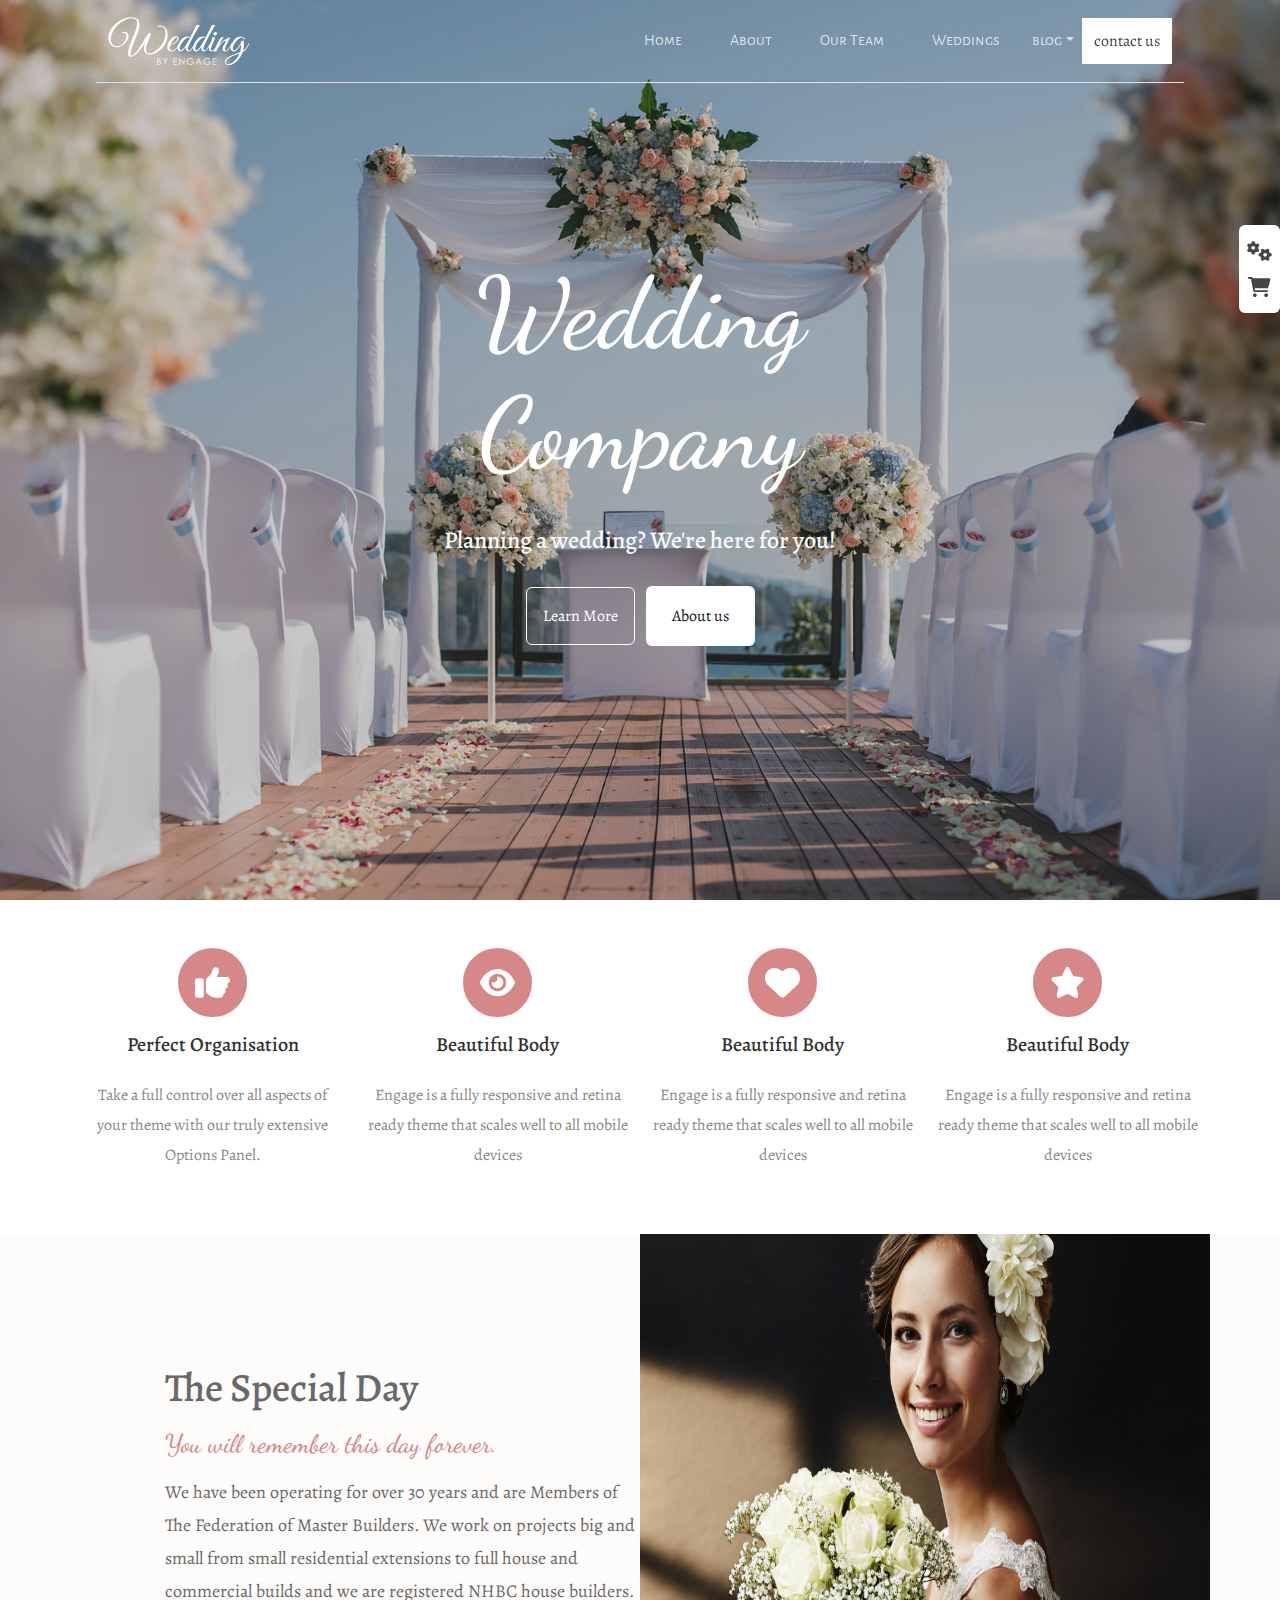
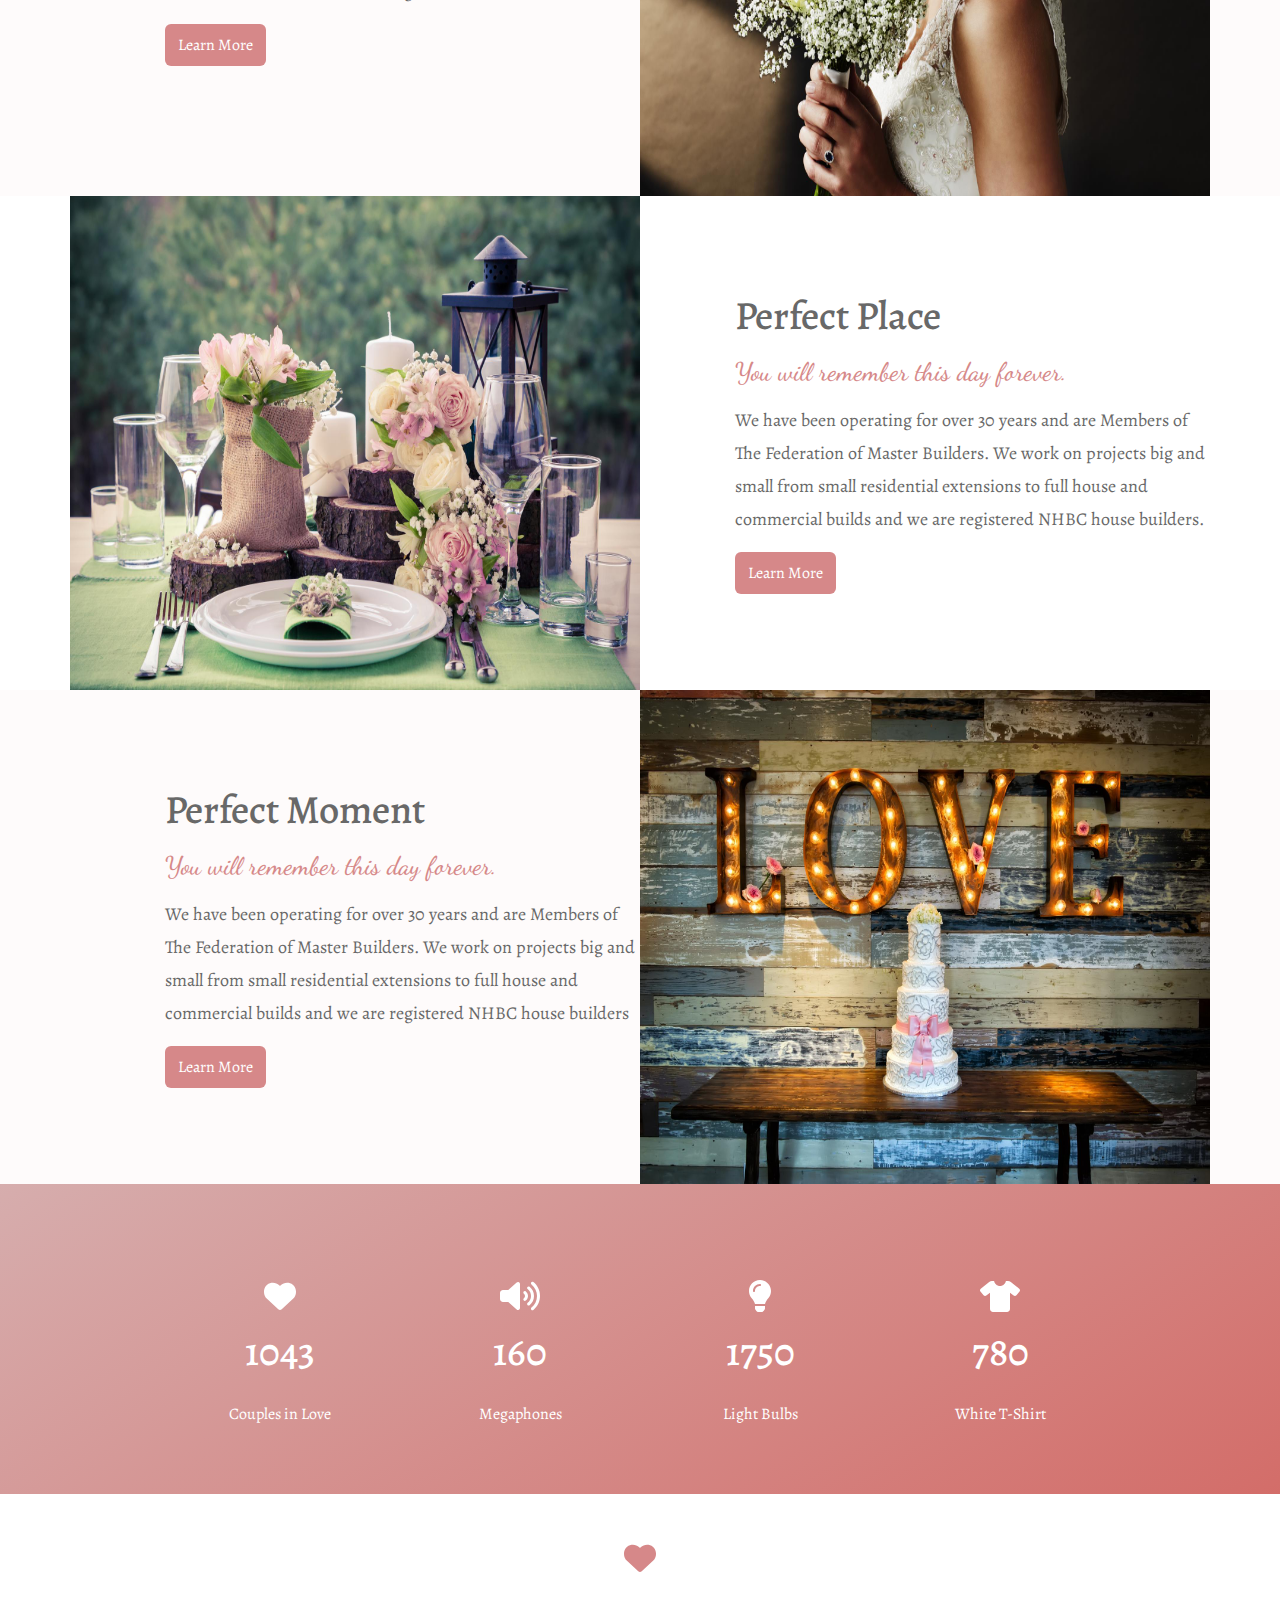
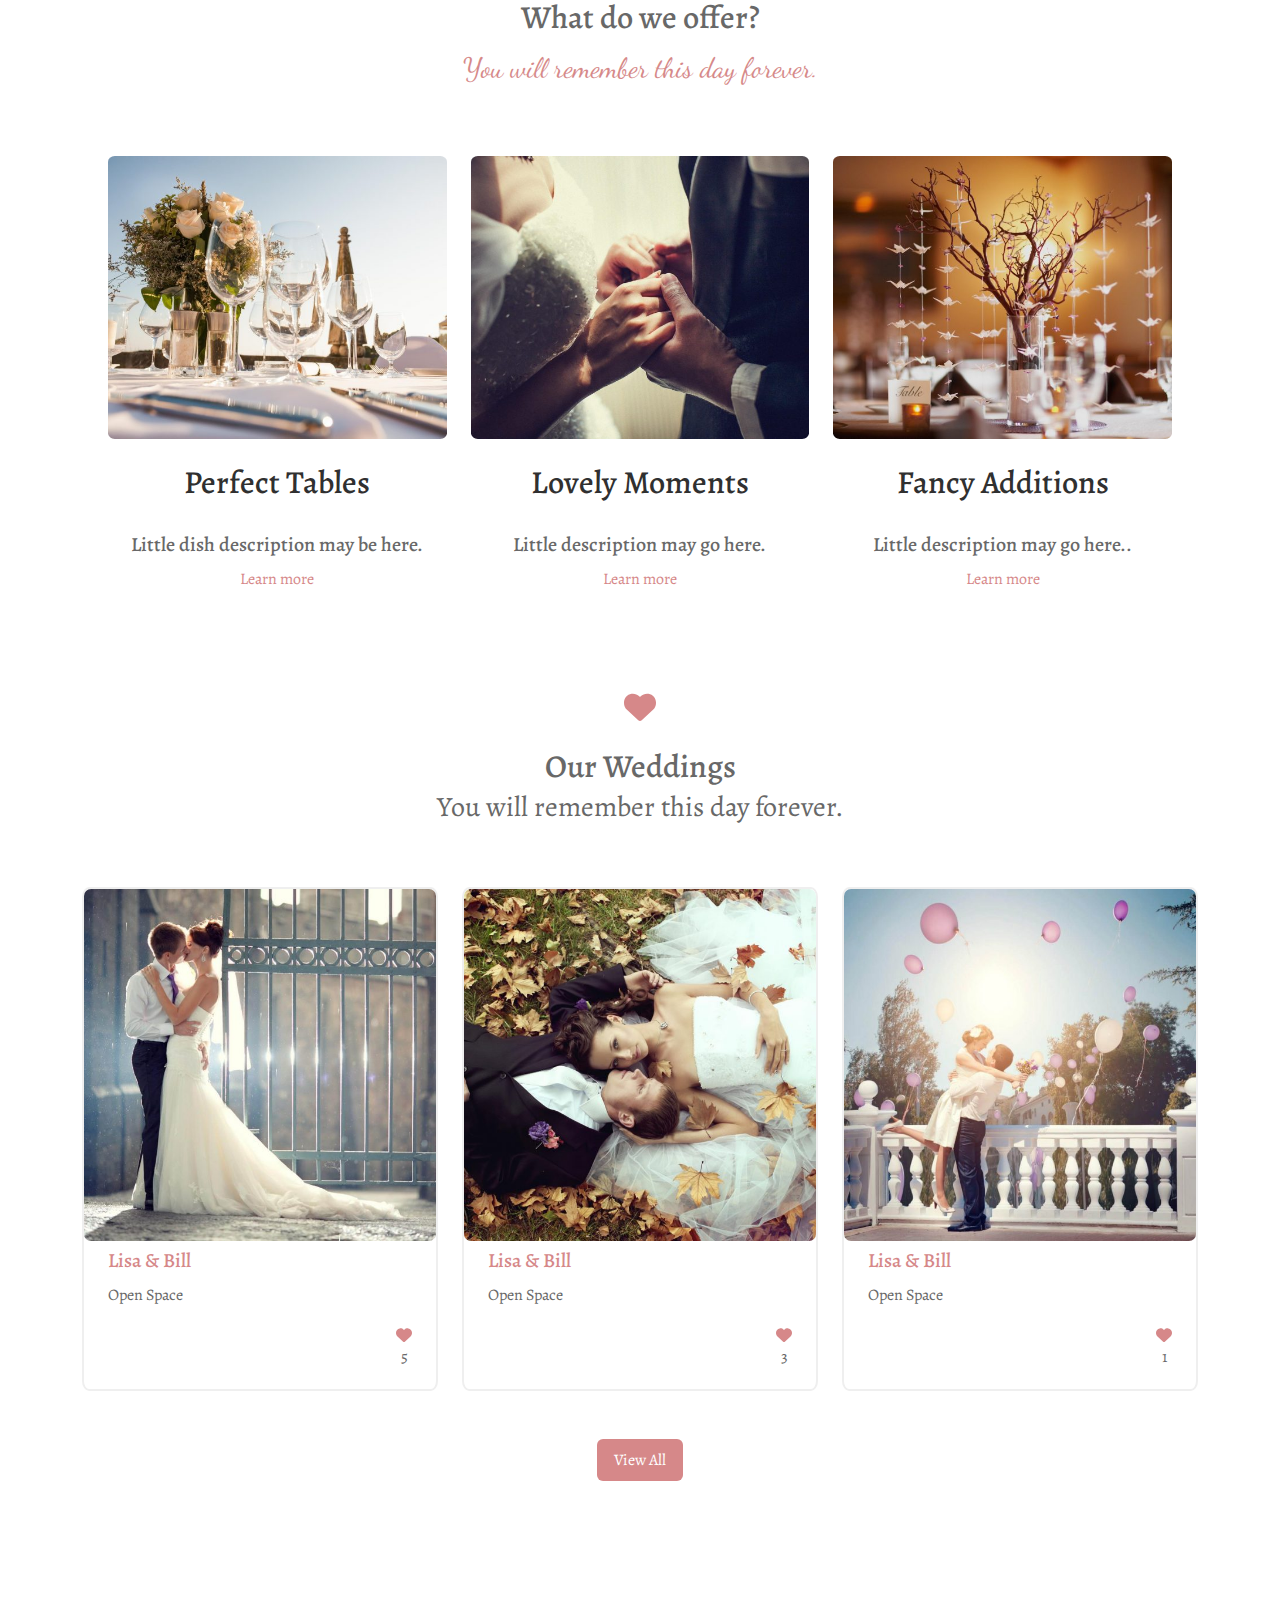
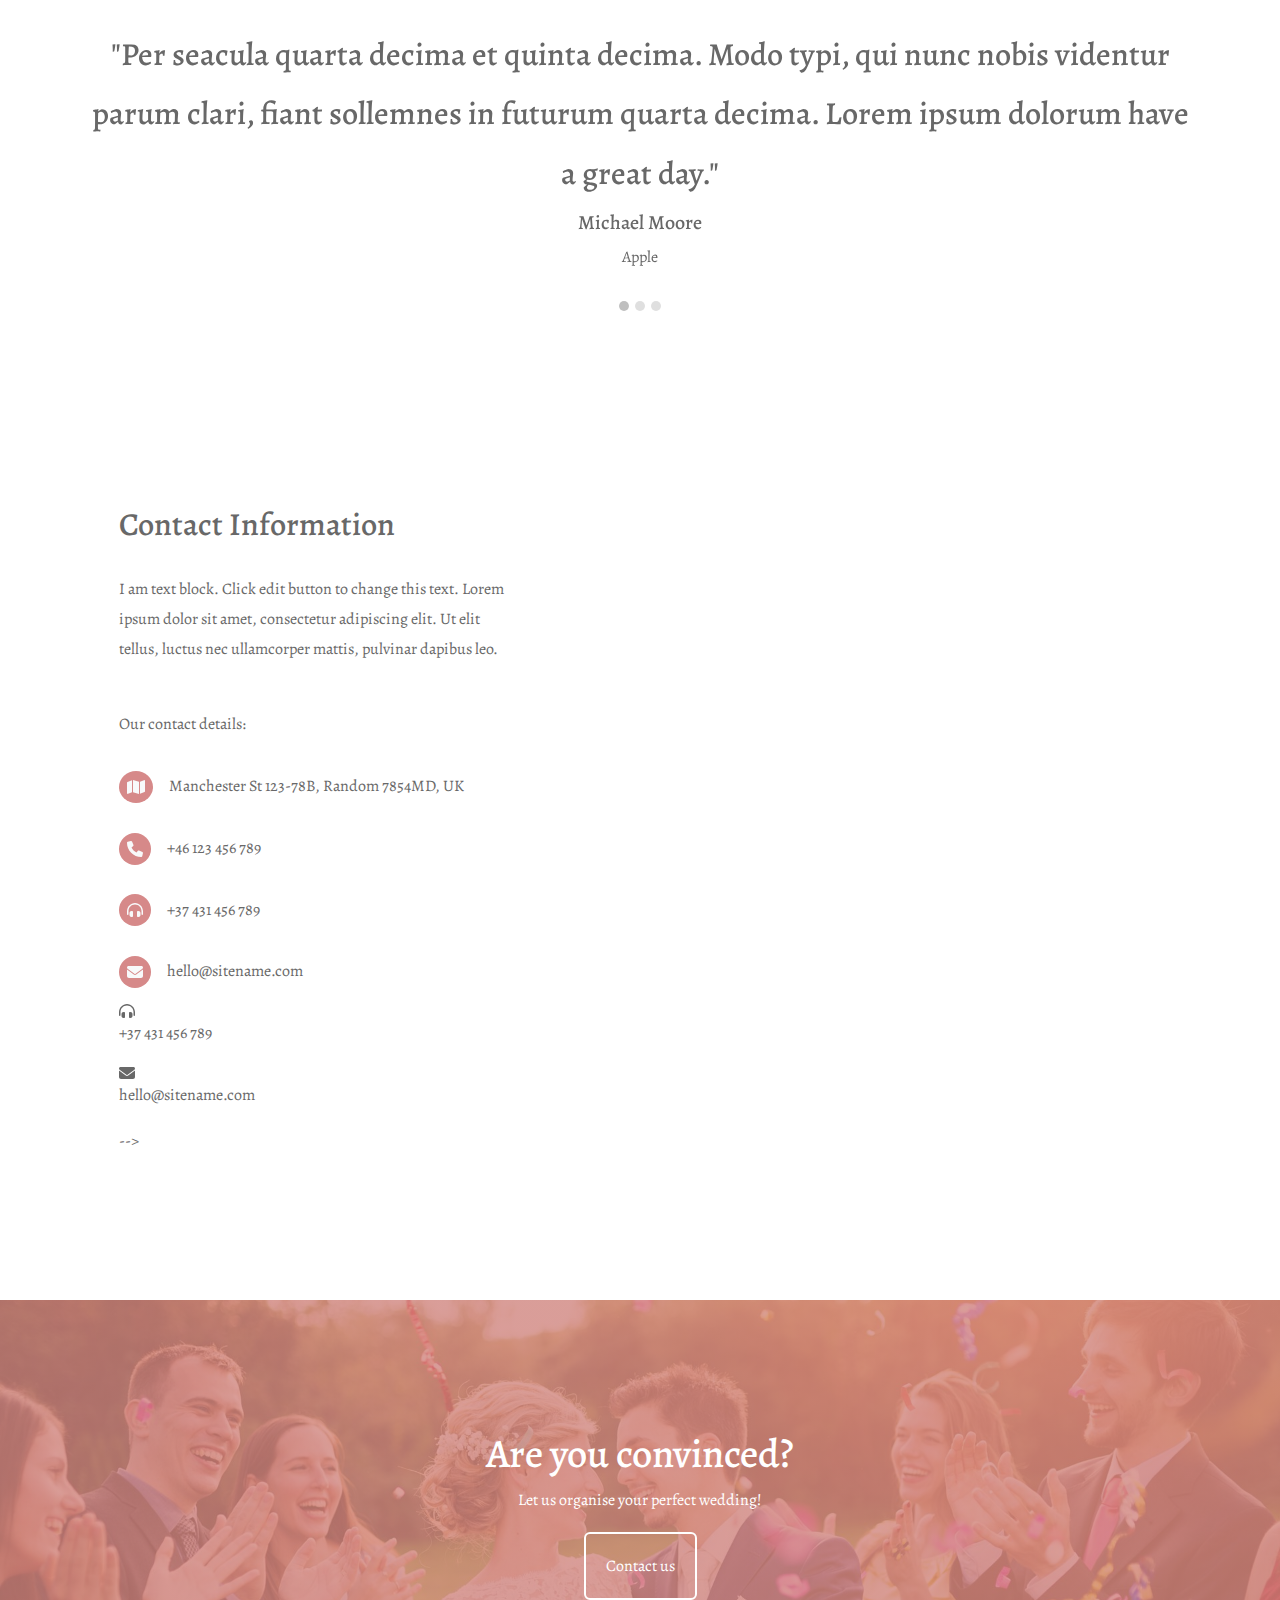
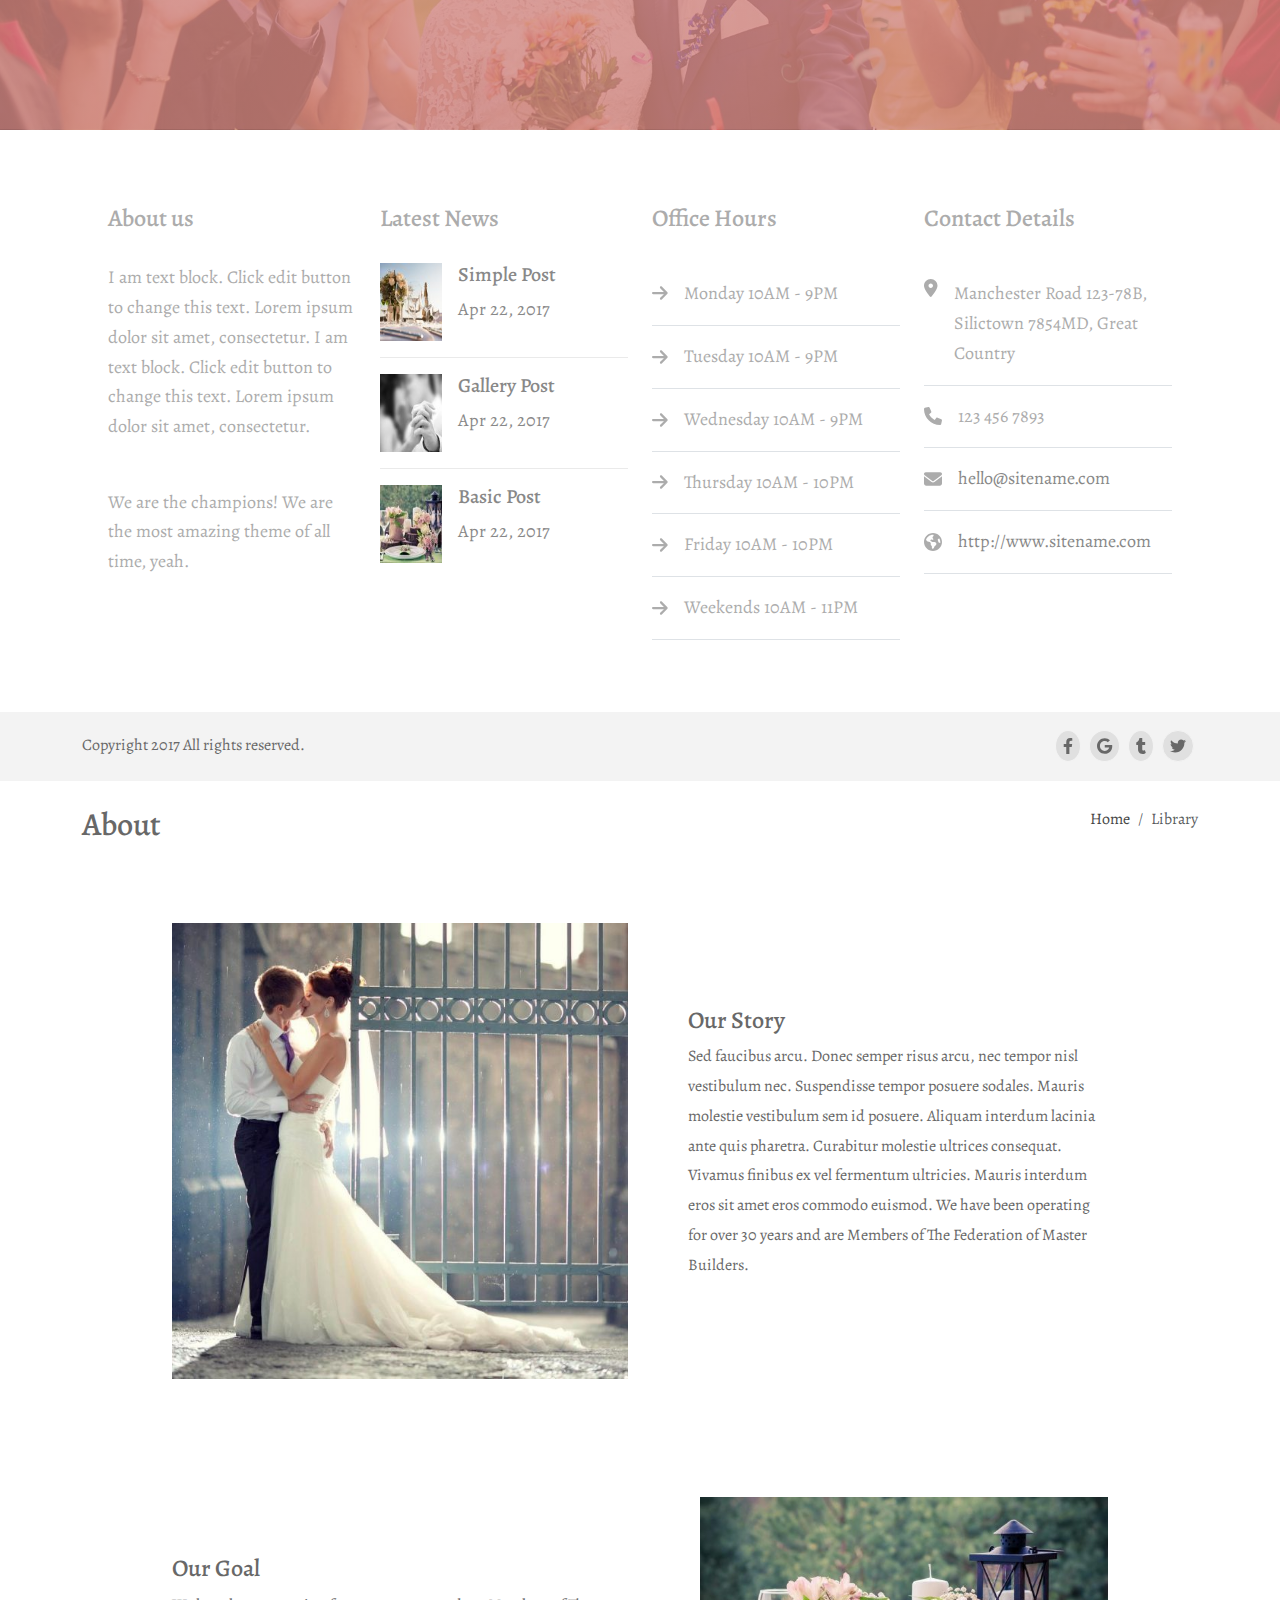
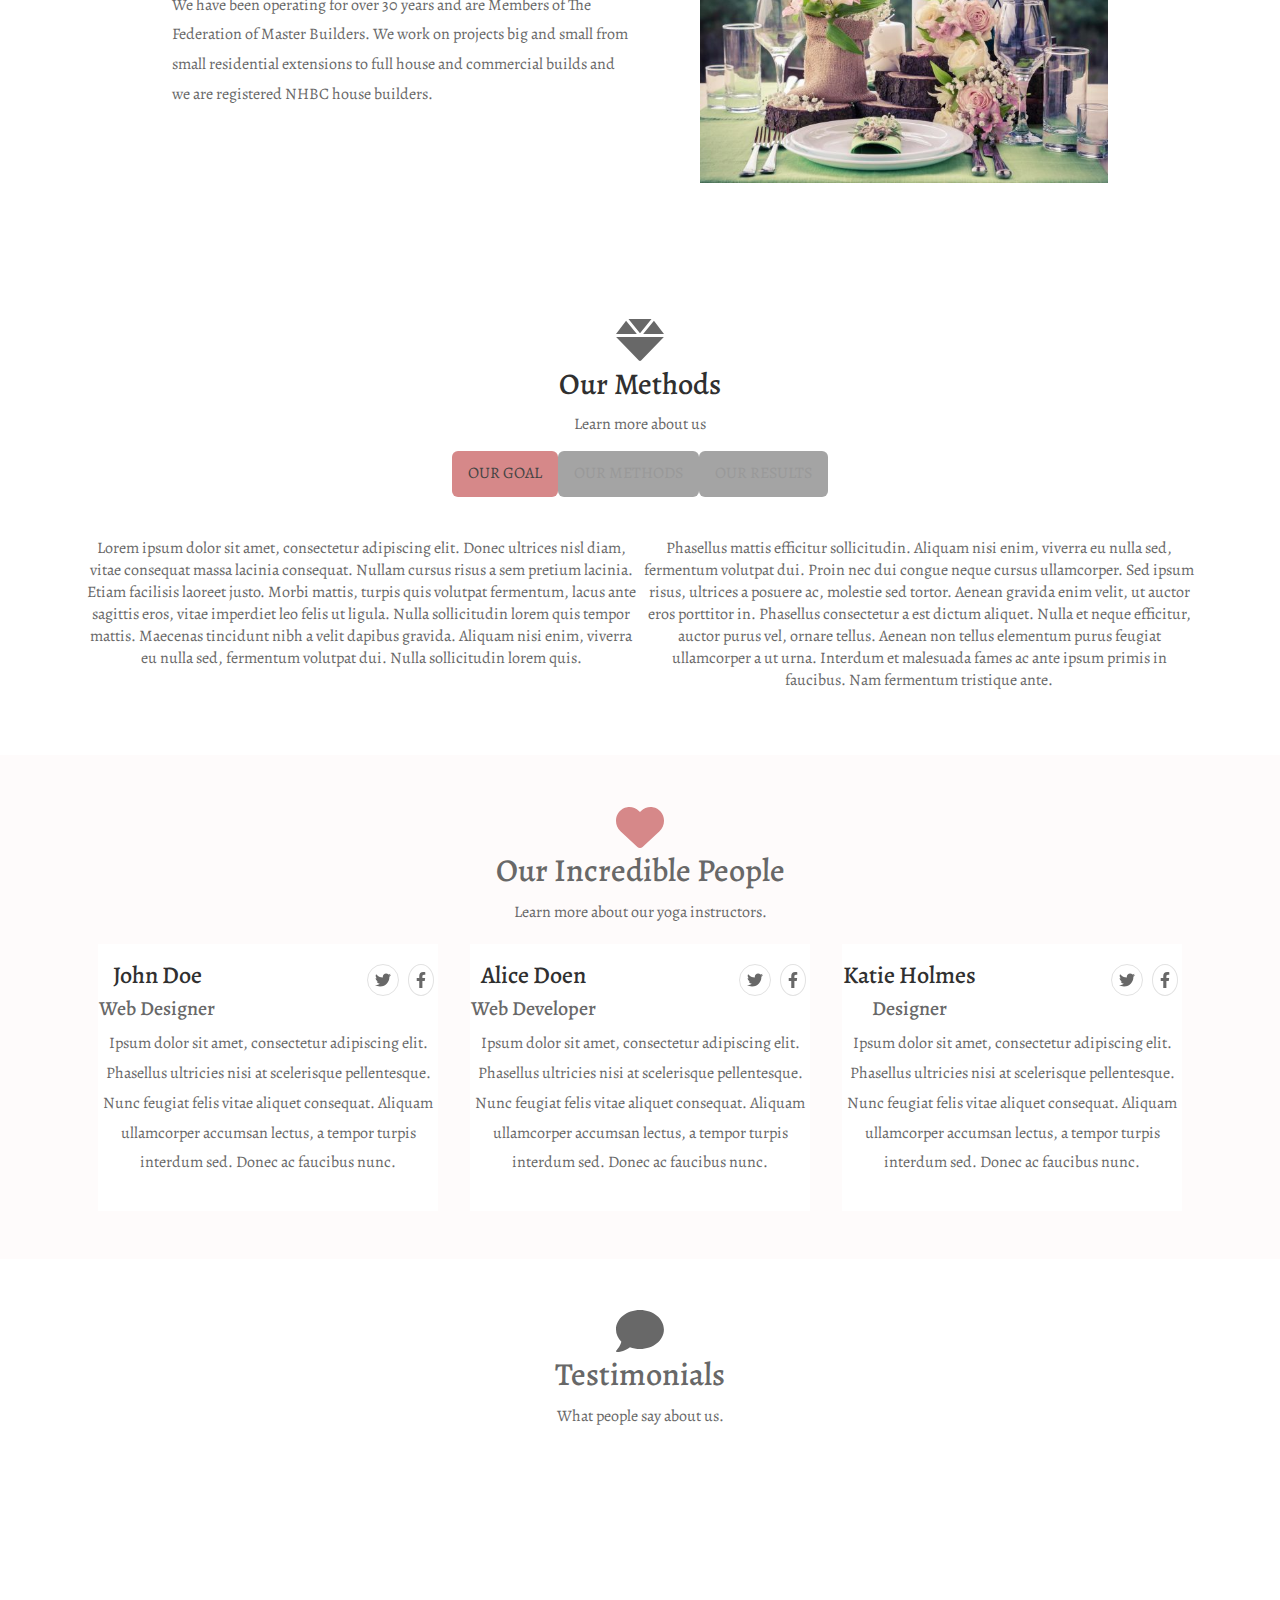
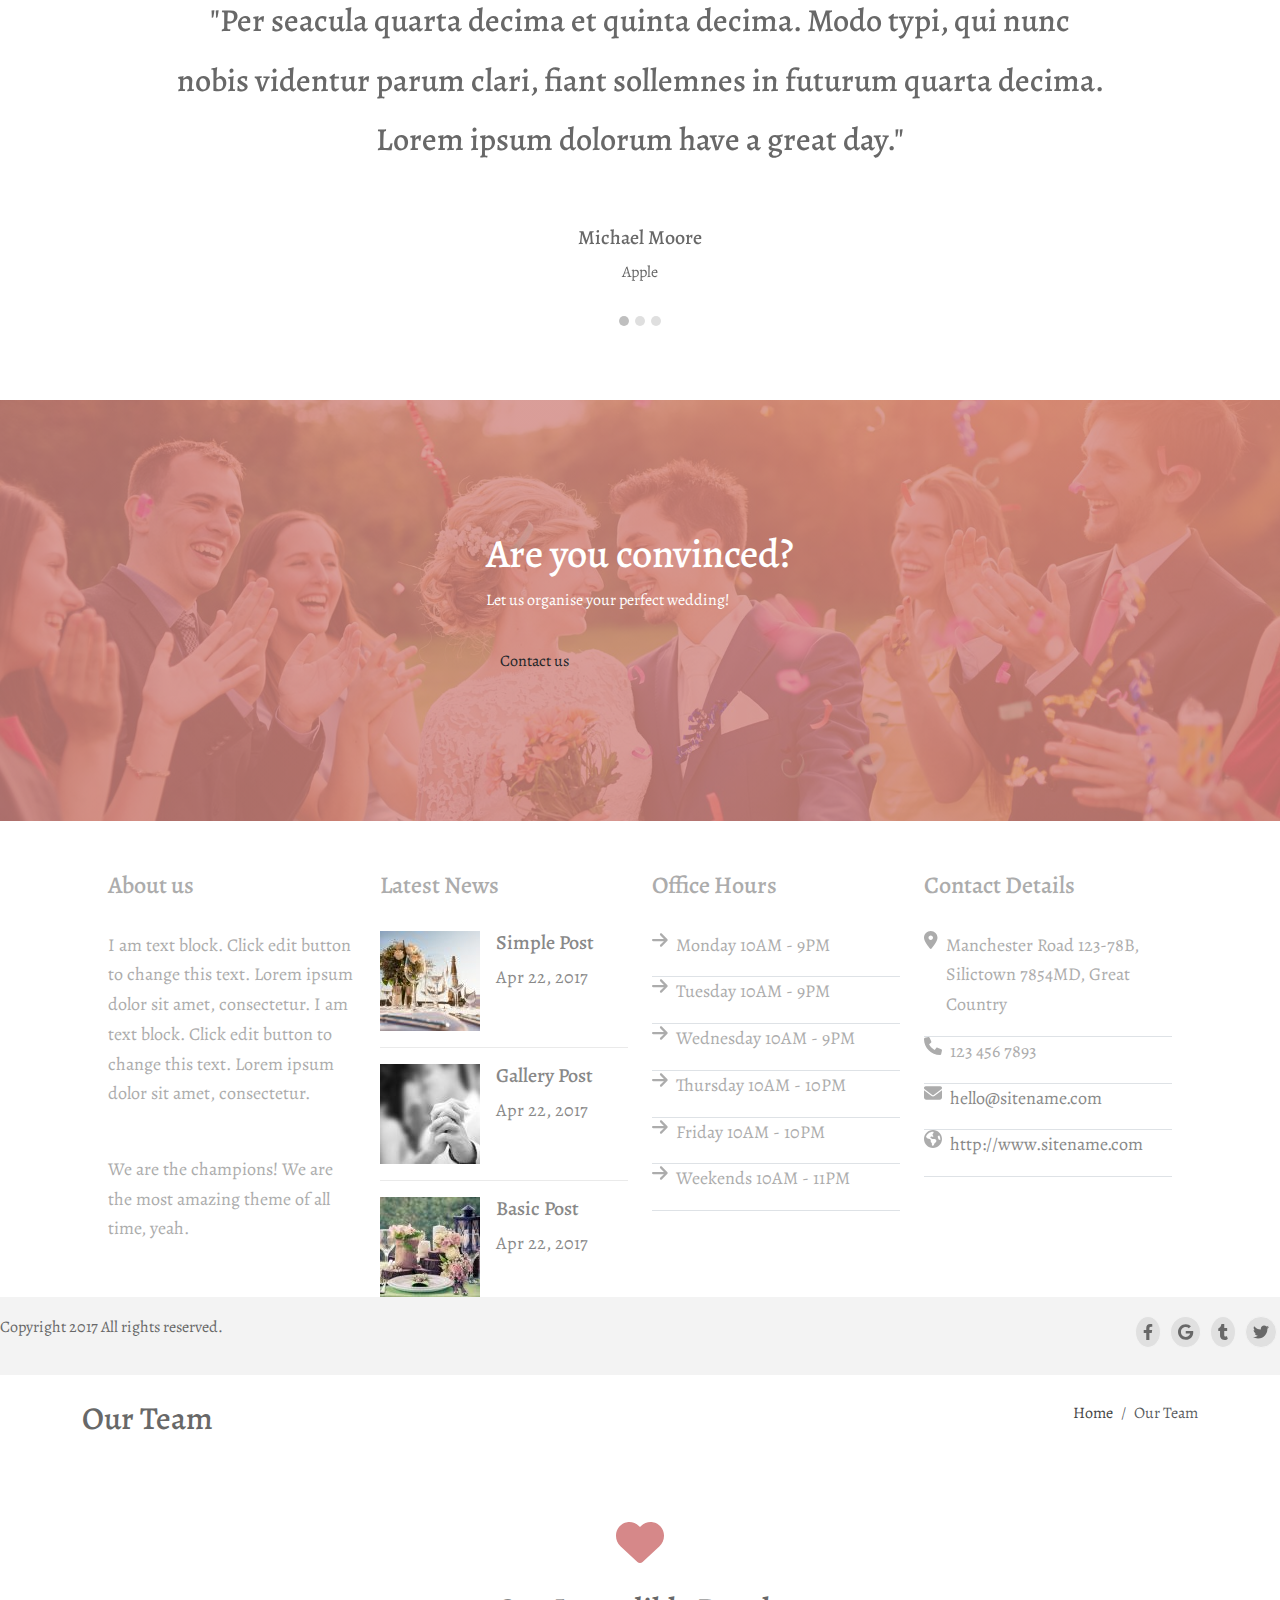
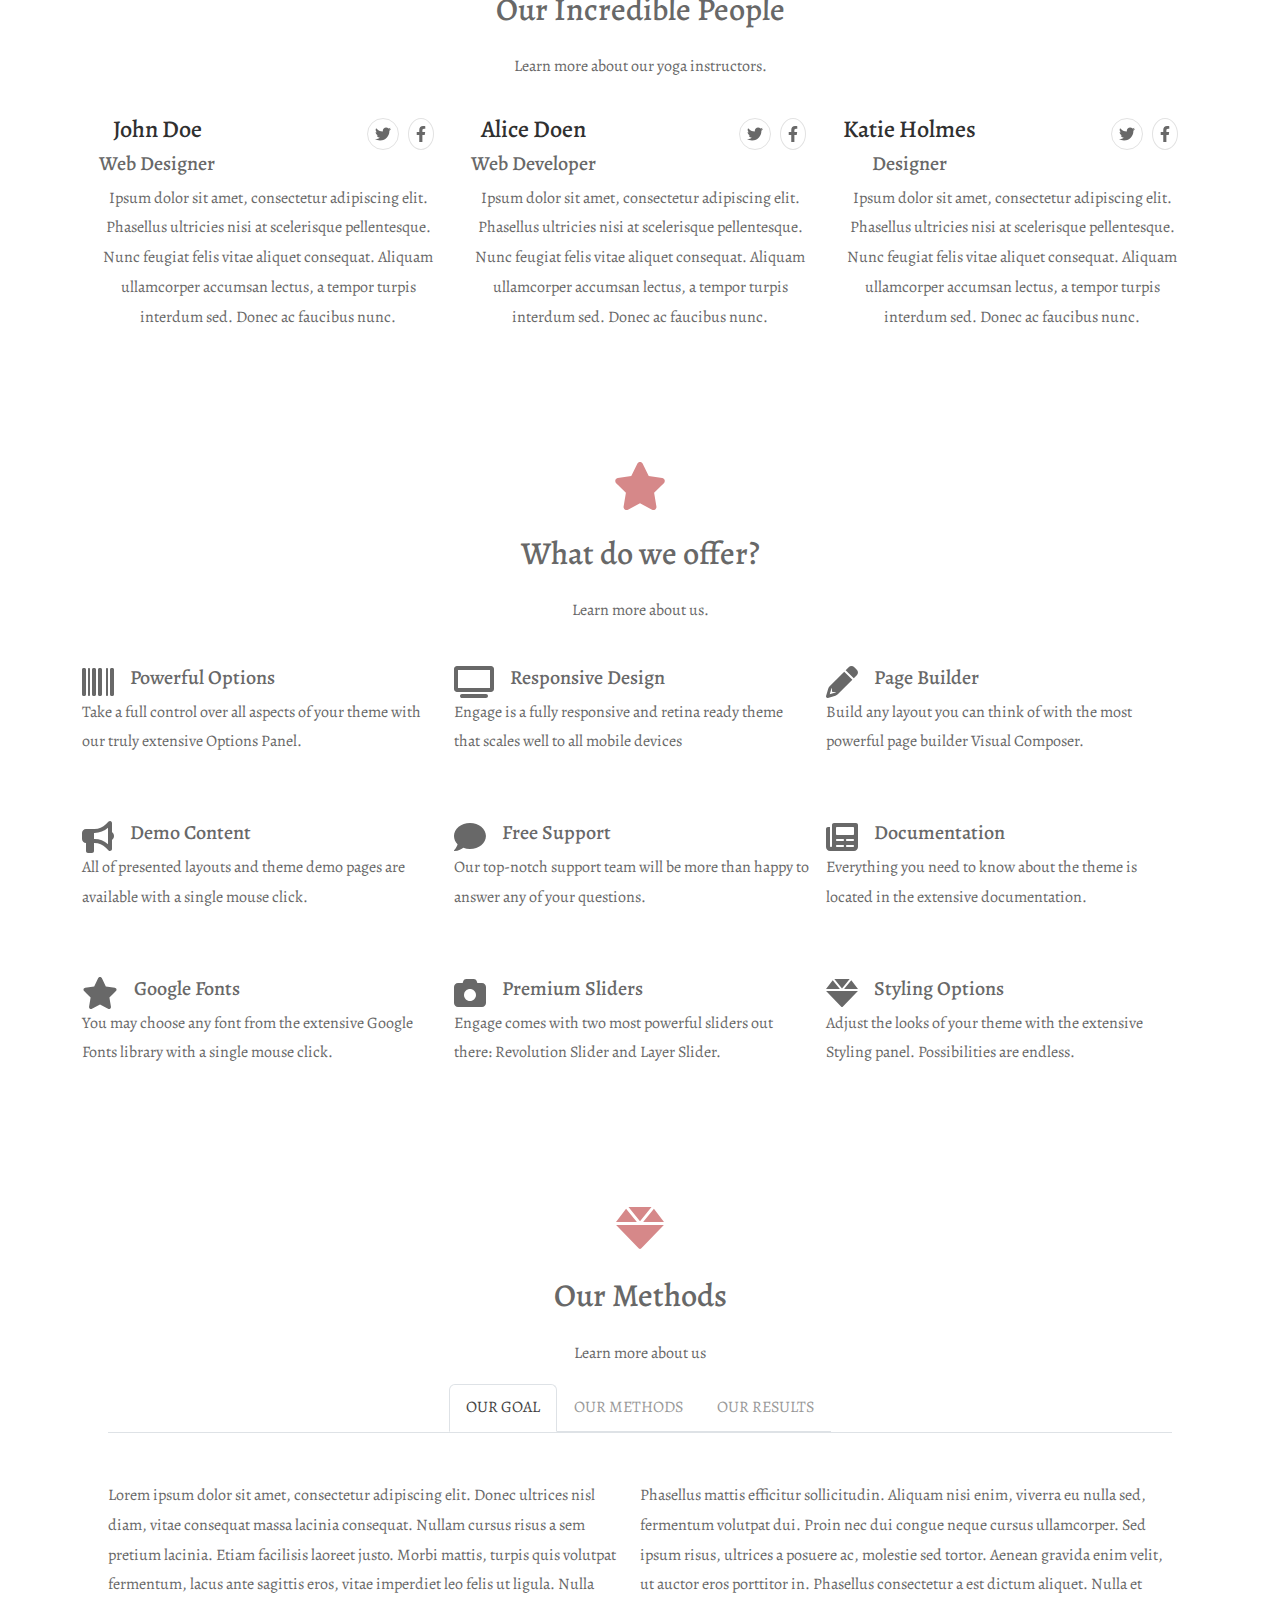
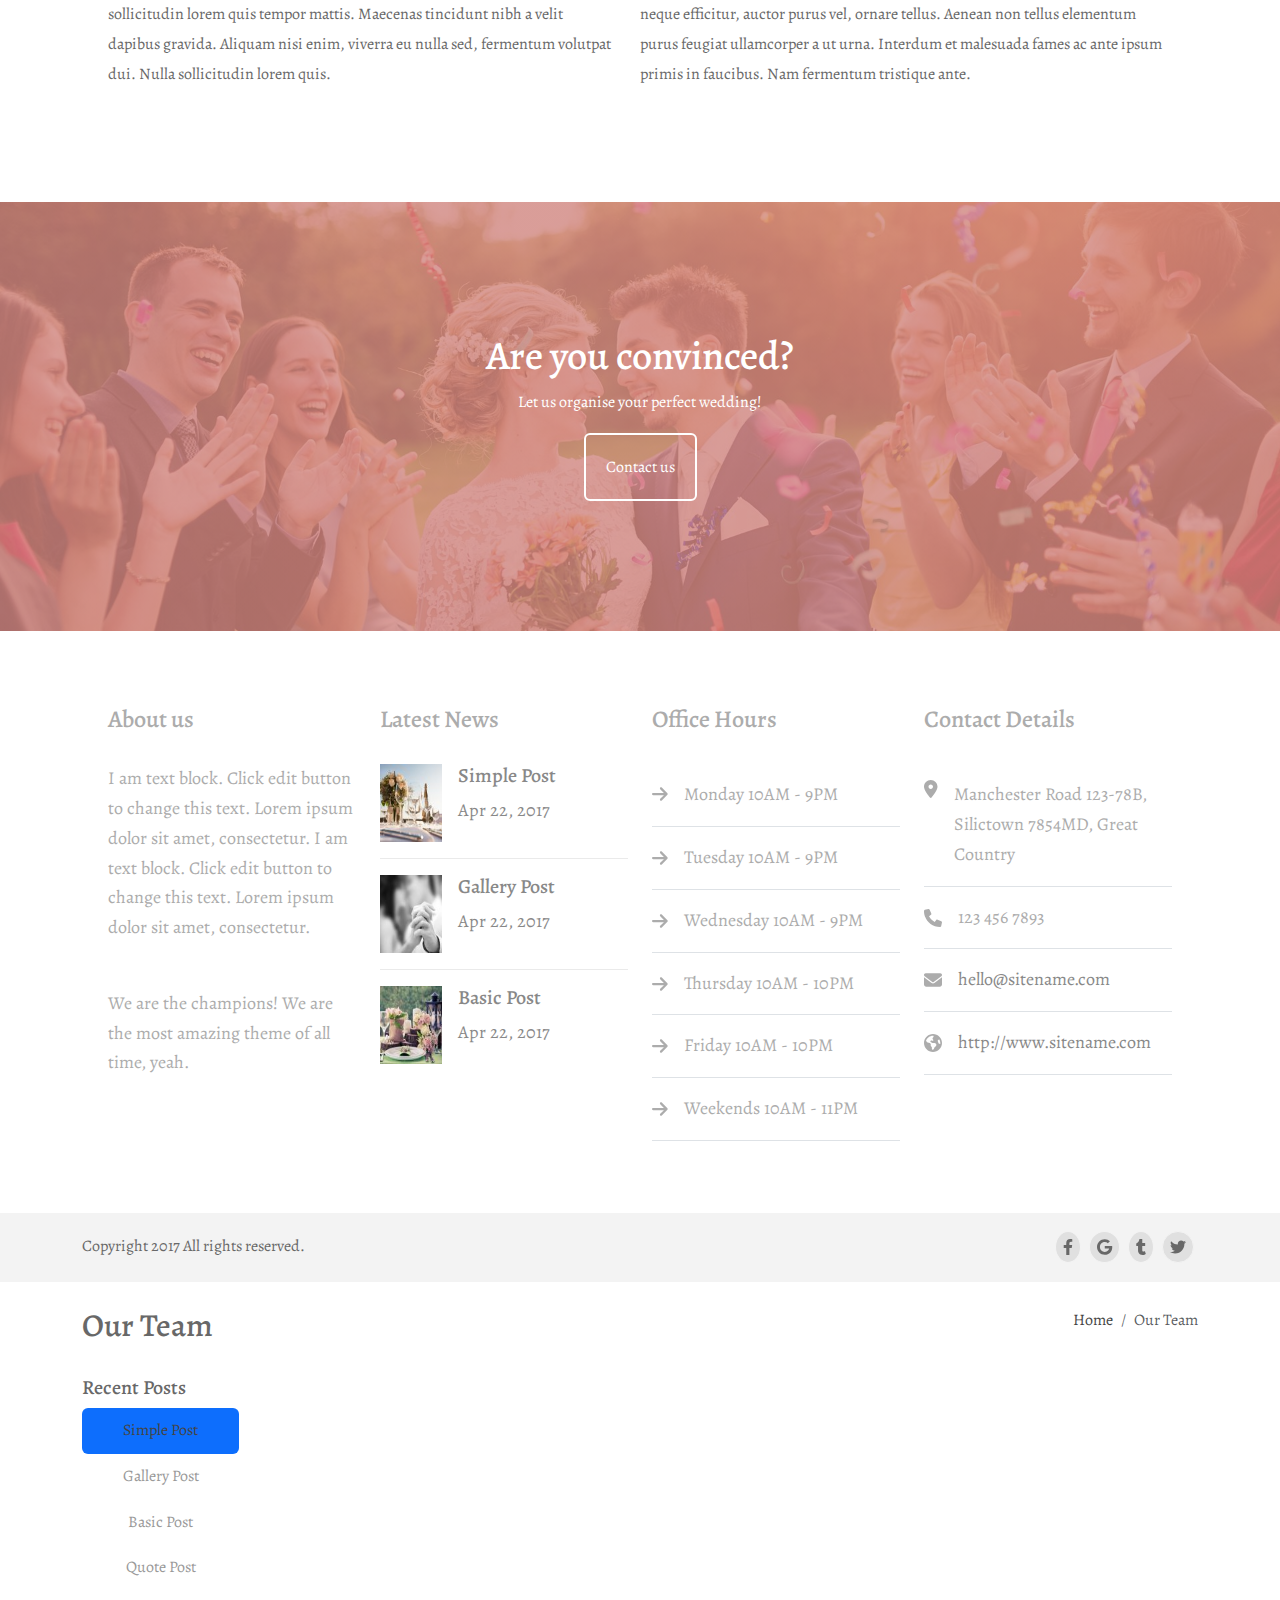
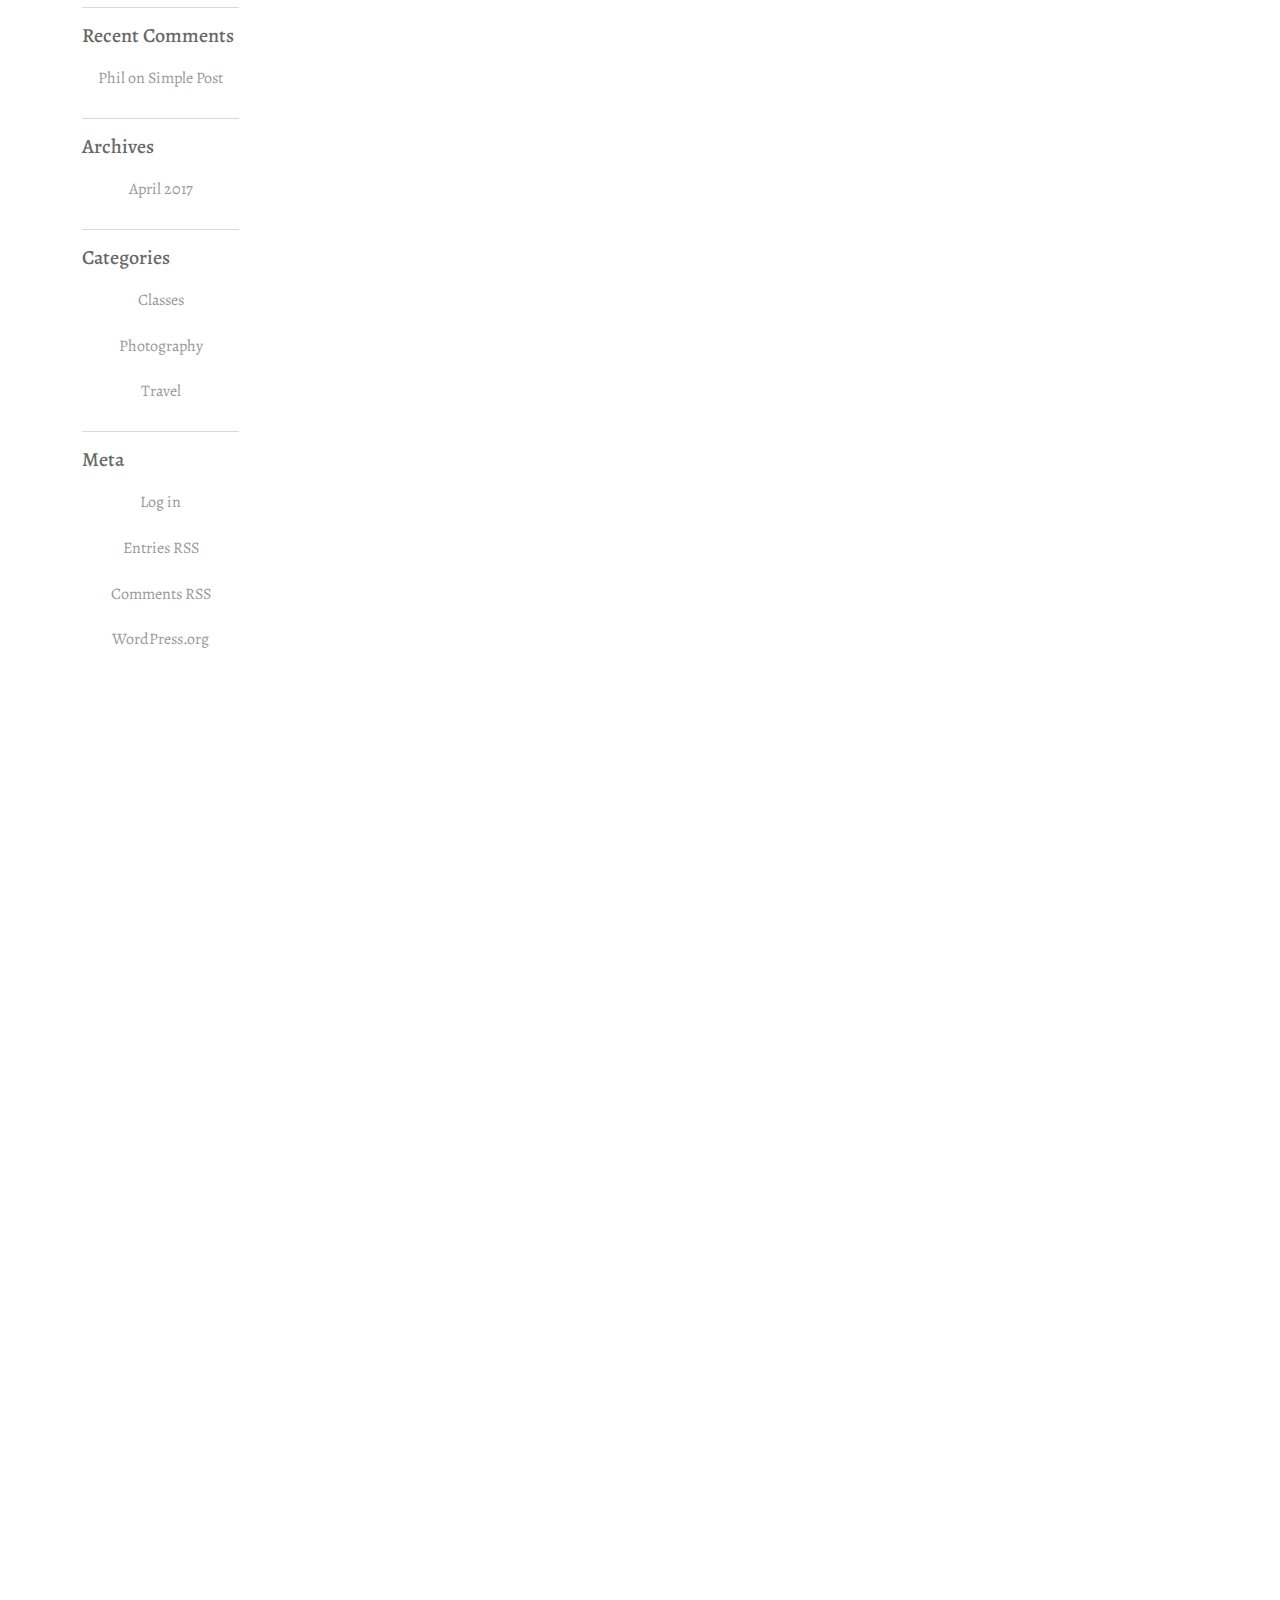
<file: index.html>
<html>
    <head>
        <link rel="stylesheet" href="./style_sheet.css/all.min.css">
        <link rel="stylesheet" href="https://cdn.jsdelivr.net/npm/bootstrap@5.2.0/dist/css/bootstrap.min.css">
        <script src="./all.min.js"></script>
        <link rel="preconnect" href="https://fonts.googleapis.com">
        <link rel="preconnect" href="https://fonts.gstatic.com" crossorigin>
        <link href="https://fonts.googleapis.com/css2?family=Alegreya&family=Alegreya+Sans+SC&family=Source+Sans+Pro:ital,wght@1,600&display=swap" rel="stylesheet">
        <link rel="preconnect" href="https://fonts.googleapis.com">
        <link rel="preconnect" href="https://fonts.gstatic.com" crossorigin>
        <link href="https://fonts.googleapis.com/css2?family=Alegreya+Sans+SC&family=Source+Sans+Pro:ital,wght@1,600&display=swap" rel="stylesheet">
        <link rel="preconnect" href="https://fonts.googleapis.com">
        <link rel="preconnect" href="https://fonts.gstatic.com" crossorigin>
        <link href="https://fonts.googleapis.com/css2?family=Alegreya+Sans+SC&family=Dancing+Script&family=Source+Sans+Pro:ital,wght@1,600&display=swap" rel="stylesheet">
        <link rel="stylesheet" href="./style_sheet.css/index.css">
    </head>
    <body>
            <section id="home" class="vh-100">
                    <nav class="navbar navbar-expand-lg container navbar py-3 border border-start-0 border border-end-0 border border-top-0 fixed-top">
                        <div class="container-fluid ">
                            <a href="#"><img src="./images/wedding-light-1.png"></a>
                            <button class="navbar-toggler" type="button" data-bs-toggle="collapse" data-bs-target="#navbarNavAltMarkup" aria-controls="navbarNavAltMarkup" aria-expanded="false" aria-label="Toggle navigation">
                                <span class="navbar-toggler-icon"></span>
                            </button>
                            <div class="collapse navbar-collapse" id="navbarNavAltMarkup">
                                <div class="navbar-nav d-flex justify-content-end ms-auto ">
                                <a class="nav-link mx-3 active" aria-current="page" href="#home">Home</a>
                                <a class="nav-link mx-3" href="#about">About</a>
                                <a class="nav-link mx-3" href="#team">Our Team</a>
                                <a class="nav-link mx-3" href="#weddings">Weddings</a>
                                <a class="nav-link dropdown-toggle" data-bs-toggle="dropdown" href="#blog" role="button" aria-expanded="false">blog</a>
                                <ul class="dropdown-menu ">
                                <li><a class="dropdown-item" href="#">Blog Classic</a></li>
                                <li><a class="dropdown-item" href="#">Blog Masonry</a></li>
                                <li><a class="dropdown-item" href="#">Blog Small Image</a></li>
                                <li><a class="dropdown-item" href="#">Single Post</a></li>
                                </ul>
                                <button class="btn" type="submit">contact us</button>
                                </div>
                            </div>
                            </div>
                        </nav>

                    <div class="homeContent d-flex justify-content-center text-center align-items-center vh-100 text-light">
                        <div class="col-md-6 col-sm-12">
                            <h1 >Wedding Company</h1>
                            <h4 class="py-4">Planning a wedding? We're here for you!</h4>
                            <button type="button" class="btn bton1 btn-outline-secondary p-3 me-2">Learn More</button>
                            <button type="button" class="btn bton2 btn-outline-secondary p-4 py-3">About us</button>
                            <div class="floated rounded py-2 px-1 ">
                                <div class="py-2 px-1">
                                    <i class="fa fs-5 fa-gears" aria-hidden="true"></i>
                                </div>
                                <div class="py-2 px-1">
                                    <i class="fa fs-5 fa-shopping-cart" aria-hidden="true"></i>
                                </div>
                            </div>
                        </div>
                </div>

            </section>

            <section class="fourDivs container ">
                <div class="row">
                <div class="col-md-3 col-sm-12" >
                    <div class="text-center py-5">
                        <i class="fa-solid fa-thumbs-up fa-3x rounded-circle icone"></i>
                        <h5 class="py-3">Perfect Organisation</h5>
                        <p>Take a full control over all aspects of your theme with our truly extensive Options Panel.</p>
                    </div>
                </div>

                <div class="col-md-3 col-sm-12 ">
                    <div class="text-center py-5 ">
                        <i class="fa-solid fa-eye fa-3x rounded-circle icone"></i>
                        <h5 class="py-3">Beautiful Body</h5>
                        <p>Engage is a fully responsive and retina ready theme that scales well to all mobile devices</p>
                    </div>
                </div>

                <div class="col-md-3 col-sm-12">
                    <div class="text-center py-5 ">
                        <i class="fa-solid fa-heart fa-3x icone rounded-circle"></i>
                        <h5 class="py-3">Beautiful Body</h5>
                        <p>Engage is a fully responsive and retina ready theme that scales well to all mobile devices</p>
                    </div>
                </div>

                <div class="col-md-3 col-sm-12 ">
                    <div class="text-center py-5 ">
                        <i class="fa-solid fa-star fa-3x rounded-circle icone"></i>
                        <h5 class="py-3">Beautiful Body</h5>
                        <p>Engage is a fully responsive and retina ready theme that scales well to all mobile devices</p>
                    </div>
                </div>
                
            </div>
            </section>

            <section class="imgAndpar">
                <div class="container">
                    <div class=" row ">
                        <div class="col-md-5 d-flex align-items-center offset-1 forPad ">
                            <div>
                                <h1>The Special Day</h1>
                                <h4>You will remember this day forever.</h4>
                                <p>We have been operating for over 30 years and are Members of The Federation of Master Builders. We work on projects big and small from small residential extensions to full house and commercial builds and we are registered NHBC house builders.</p>
                                <button class="btn buton py-2 border-1" type="submit">Learn More</button>
                            </div>
                        </div>
                        <div class="col-md-6 image1 ">
                        </div>
    
                    </div>
                </div>


            </section>

            <section class="ParAndImg ">
                <div class="container">

                    <div class="row">
                        <div class="col-md-6 image2">   
                        </div>
                        <div class="col-md-5 py-5  d-flex align-items-center offset-1 forPad ">
                            <div class="py-5">
                                <h1>Perfect Place</h1>
                                <h4>You will remember this day forever.</h4>
                                <p>We have been operating for over 30 years and are Members of The Federation of Master Builders. We work on projects big and small from small residential extensions to full house and commercial builds and we are registered NHBC house builders.</p>
                                <button class="btn buton py-2 border-1" type="submit">Learn More</button>
                            </div>
    
                        </div>
    
                    </div>
                </div>

                
            </section>

            <section class="imgAndpar ">
                <div class="container">
                    <div class="row">
                        <div class="col-md-5 py-5  d-flex align-items-center offset-1 forPad ">
                        <div class="py-5">
                            <h1>Perfect Moment</h1>
                            <h4>You will remember this day forever.</h4>
                            <p>We have been operating for over 30 years and are Members of The Federation of Master Builders. We work on projects big and small from small residential extensions to full house and commercial builds and we are registered NHBC house builders</p>
                            <button class="btn buton py-2 border-1" type="submit">Learn More</button>
                        </div>
    
                    </div>
                    <div class="col-md-6 image3">
                    </div>
                </div>



                </div>
                
            </section>

            <section class="py-5 fourDivs2"> 
                <div class="container w-75 ">
                <div class="row">
                <div class="col-md-3 ">
                    <div class="text-center">
                        <i class="fa-solid fa-heart fa-2x pt-5 "></i>
                        <h1 class="py-3">1043</h1>
                        <p>Couples in Love</p>
                    </div>

                </div >
                <div class="col-md-3 ">
                    <div class="text-center">
                        <i class="fa-solid fa-volume-high fa-2x pt-5 "></i>
                        <h1 class="py-3">160</h1>
                        <p>Megaphones</p>
                    </div>

                </div>
                <div class="col-md-3 ">
                    <div class="text-center">
                        <i class="fa-solid fa-lightbulb fa-2x pt-5 "></i>
                        <h1 class="py-3">1750</h1>
                        <p>Light Bulbs</p>
                    </div>

                </div>
                <div class="col-md-3 ">
                    <div class="text-center">
                        <i class="fa-solid fa-shirt fa-2x pt-5 "></i>
                        <h1 class="py-3">780</h1>
                        <p>White T-Shirt</p>
                    </div>

                </div>
</div>
            </div>
            </section>

            <section class="offers container ">
                    <div class=" justify-content-center text-center">
                        <i class="icn fa-solid fa-heart fa-2x pt-5 pb-4"></i>
                        <h2>What do we offer?</h2>
                        <p class="fs-3 pb-5">You will remember this day forever.</p>
                    </div>
                <div class="row">
                    <div class="col-md-4 oneDiv">
                        <div class="text-center ">
                            <img class="img-fluid" src="./images/shutterstock_127928669-600x500.jpg">
                            <h2 class="py-4">Perfect Tables</h2>
                            <h5>Little dish description may be here.</h5>
                            <a href="#">Learn more</a>

                        </div>

                    </div>
                    <div class="col-md-4 oneDiv">
                        <div class="text-center ">
                            <img class="img-fluid" src="./images/shutterstock_166402538-600x500.jpg">
                            <h2 class="py-4">Lovely Moments</h2>
                            <h5>Little description may go here.</h5>
                            <a href="#">Learn more</a>

                        </div>

                    </div>
                    <div class="col-md-4 oneDiv">
                        <div class="text-center ">
                            <img class="img-fluid" src="./images/shutterstock_130000925-600x500.jpg">
                            <h2 class="py-4">Fancy Additions</h2>
                            <h5>Little description may go here..</h5>
                            <a href="#">Learn more</a>

                        </div>

                    </div>
               
                </div>

            </section>


            <section id="weddings" class="weddings py-5 container ">
                <div class=" justify-content-center text-center">
                    <i class="icn fa-solid fa-heart fa-2x pt-5 pb-4"></i>
                    <h2>Our Weddings</h2>
                    <p class="fs-3 pb-5">You will remember this day forever.</p>
                </div>
            <div class="row">
                <div class="col-md-4 oneDiv position-relative ">
                    <div class="forBor">
                        <div class="hoverImg ">
                        <img class="img-fluid" src="./images/square-10-600x600.jpg">
                        <div class="w-100 bg-info position-absolute top-0 start-0"></div>
                    </div>
                        <div class="px-4 pt-2">
                            <h5><a href="#">Lisa & Bill</a></h5>
                            <p>Open Space</p>
                            <div class="left d-flex justify-content-end ms-auto ">
                                <div class="text-center">
                                    <i class="icn fa-solid fa-heart "></i>
                                    <p>5</p>
                                </div>
                            </div>
                        </div>
                    </div>
                </div>
                <div class="col-md-4 oneDiv position-relative ">
                    <div class="forBor">
                        <div class="hoverImg ">
                        <img class="img-fluid" src="./images/shutterstock_98138654-600x600.jpg">
                        <div class="w-100 bg-info position-absolute top-0 start-0"></div>
                    </div>
                        <div class="px-4 pt-2">
                            <h5><a href="#">Lisa & Bill</a></h5>
                            <p>Open Space</p>
                            <div class="left d-flex justify-content-end ms-auto ">
                                <div class="text-center">
                                    <i class="icn fa-solid fa-heart "></i>
                                    <p>3</p>
                                </div>
                            </div>
                        </div>
                    </div>
                </div>
                <div class="col-md-4 oneDiv position-relative ">
                    <div class="forBor">
                        <div class="hoverImg ">
                        <img class="img-fluid" src="./images/square-2-600x600.jpg">
                        <div class="w-100 bg-info position-absolute top-0 start-0"></div>
                    </div>
                        <div class="px-4 pt-2">
                            <h5><a href="#">Lisa & Bill</a></h5>
                            <p>Open Space</p>
                            <div class="left d-flex justify-content-end ms-auto ">
                                <div class="text-center">
                                    <i class="icn fa-solid fa-heart "></i>
                                    <p>1</p>
                                </div>
                            </div>
                        </div>
                    </div>
                </div>
                
            </div>
            <div class="mt-5 d-flex justify-content-center ">
            <button class="btn buton px-3 py-2 border-1" type="submit">View All</button>
        </div>
            </section>

        <section>
            <div class="container text-center ">
                <div id="carouselExampleIndicators" class="carousel slide" data-bs-ride="true">
                    <div class="carousel-indicators ">
                        <button type="button" data-bs-target="#carouselExampleIndicators" data-bs-slide-to="0" class="active indicators" aria-current="true" aria-label="Slide 1"></button>
                        <button type="button" data-bs-target="#carouselExampleIndicators" data-bs-slide-to="1" aria-label="Slide 2" class="indicators"></button>
                        <button type="button" data-bs-target="#carouselExampleIndicators" data-bs-slide-to="2" aria-label="Slide 3"class="indicators" ></button>
                    </div>
                    <div class="carousel-inner py-5 my-5">
                        <div class="carousel-item active">
                            <h2 > "Per seacula quarta decima et quinta decima. Modo typi, qui nunc nobis videntur parum clari, fiant sollemnes in futurum quarta decima. Lorem ipsum dolorum have a great day."</h>
                            <h5>Michael Moore</h5>
                            <p>Apple</p>
                        </div>

                        <div class="carousel-item">
                            <h2>"Humanitatis per seacula quarta decima et quinta decima. Modo typi, qui nunc nobis videntur parum clari, fiant sollemnes in futurum quarta decima."</h2>
                            <h5>Britney Doe</h5>
                            <p>Google</p>
                        </div>
                        <div class="carousel-item">
                            <h2>"Formas humanitatis per seacula quarta decima et quinta decima. Modo typi, qui nunc nobis videntur parum clari, fiant sollemnes in futurum quarta decima et quinta decima."</h2>
                            <h5>John Smith</h5>
                            <p>Microsoft</p>
                        </div>
                    </div>
                    </div>
            </div>
            
        </section>

        <section>
            <div class="container-fluid">
                <div class="row justify-content-between">
                <div class="col-md-4 py-5 offset-1">
                    <div class="py-5 ">
                        <h2 class="py-4">Contact Information</h2>
                        <p>I am text block. Click edit button to change this text. Lorem ipsum dolor sit amet, consectetur adipiscing elit. Ut elit tellus, luctus nec ullamcorper mattis, pulvinar dapibus leo.</p>
                        <br>
                        <p>Our contact details:</p>
                        <div class="d-flex align-items-center cont">
                            <i class="fa-solid ico p-2 rounded-circle text-light fa-map"></i>
                            <p class="pt-3 mx-3">Manchester St 123-78B, Random 7854MD, UK</p>
                        </div>
                        <div class="d-flex align-items-center cont">
                            <i class="fa-solid ico p-2 rounded-circle text-light fa-phone"></i>
                            <p class="pt-3 mx-3">+46 123 456 789</p>
                        </div>
                        <div class="d-flex align-items-center cont">
                            <i class="fa-solid ico p-2 rounded-circle text-light fa-headphones-simple"></i>
                            <p class="pt-3 mx-3">+37 431 456 789</p>
                        </div>
                        <div class="d-flex align-items-center cont">
                            <i class="fa-solid ico p-2 rounded-circle text-light fa-envelope"></i>
                            <p class="pt-3 mx-3">hello@sitename.com</p>
                        </div>
                                    <i class="fa-solid fa-headphones-simple"></i>
                                </td>
                                <td >
                                    <p>+37 431 456 789</p>
                                </td>
                            </tr>
                            <tr>
                                <td>
                                    <i class="fa-solid fa-envelope"></i>
                                </td>
                                <td>
                                    <p>hello@sitename.com</p>
                                </td>
                            </tr>
                        </table> -->
                    </div>

                </div>

                <div class="col-md-6  col-sm-12" >

                        <iframe src="https://www.google.com/maps/embed?pb=!1m10!1m8!1m3!1d24947.849440198403!2d31.2511902!3d30.1228322!3m2!1i1024!2i768!4f13.1!5e1!3m2!1sen!2seg!4v1644452334538!5m2!1sen!2seg" width="100%" height="550" style="border:0;" allowfullscreen="" loading="lazy"></iframe>
  </div>
            </div>
        </section>

        <section class="conveinced mt-5 d-flex justify-content-center text-center">
          <div>
            <h1>Are you convinced?</h1>
            <p>Let us organise your perfect wedding!</p>
            <button class="btn bttn" type="submit">Contact us</button>
          </div>
        </section>
        
        <section class="full py-5" id="about">
        <div class="last py-4 container">
                <div class="row">
                        <div class="col-md-3">
                            <h4>About us</h4>
                            <p>I am text block. Click edit button to change this text. Lorem ipsum dolor sit amet, consectetur. I am text block. Click edit button to change this text. Lorem ipsum dolor sit amet, consectetur.</p>
                            <br>
                            <p>We are the champions! We are the most amazing theme of all time, yeah.</p>
                        </div>

                        <div class="col-md-3 ">
                            <div>
                                <h4>Latest News</h4>
                                <div>
                                    <a href="#">
                                        <div class="d-flex ">
                                            <img class="img-fluid w-25 me-3" src="./images/shutterstock_127928669-100x100.jpg">
                                            <div>
                                            <h5>Simple Post</h5>
                                            <p>Apr 22, 2017</p>
                                            </div>
                                        </div>
                                    </a>
                                </div>
                                <hr>
                                <div>
                                    <a href="#">
                                        <div class="d-flex ">
                                            <img class="img-fluid w-25 me-3" src="./images/square-11-100x100.jpg">
                                            <div>
                                            <h5> Gallery Post</h5>
                                            <p>Apr 22, 2017</p>
    
    
                                            </div>
                                        </div>
                                    </a>
                                </div>
                                <hr>
                                <div>
                                    <a href="#">
                                        <div class="d-flex ">
                                            <img class="img-fluid w-25 me-3" src="./images/shutterstock_278636915-100x100.jpg">
                                            <div>
                                            <h5>Basic Post</h5>
                                            <p>Apr 22, 2017</p>
    
    
                                         </div>
                                        </div>
                                    </a>
                                </div>
                                
                            </div>
                            
                        </div>

                        <div class="col-md-3">
                        <div>
                            <h4>Office Hours</h4>
                            <div class=" border-bottom py-3  ">
                                <i class="me-3 fa-solid fa-arrow-right"></i>Monday 10AM - 9PM                     
                            </div>
                           
                            <div class="d-flex border-bottom py-3  align-items-center">
                                <i class="me-3 fa-solid fa-arrow-right"></i>Tuesday 10AM - 9PM                   

                            </div>
                            
                            <div class="d-flex border-bottom py-3  align-items-center">
                                <i class="me-3 fa-solid fa-arrow-right"></i>Wednesday 10AM - 9PM                     

                            </div>
                            
                            <div class="d-flex border-bottom py-3  align-items-center">
                                <i class="me-3 fa-solid fa-arrow-right"></i>Thursday 10AM - 10PM                     

                            </div>
                            
                            <div class="d-flex border-bottom py-3  align-items-center">
                                <i class="me-3 fa-solid fa-arrow-right"></i>Friday 10AM - 10PM                   

                            </div>
                            <div class="d-flex border-bottom py-3  align-items-center">
                                <i class="me-3 fa-solid fa-arrow-right"></i>Weekends 10AM - 11PM                     

                            </div>
                        </div>
                        </div>
                    
                        <div class="col-md-3">
                        <div>
                            <h4>Contact Details</h4>
                            <div class="d-flex border-bottom py-3 ">
                                <i class="fa-solid me-3 fa-location-dot"></i>Manchester Road 123-78B, Silictown 7854MD, Great Country                    

                            </div>
                            <div class="d-flex border-bottom py-3  align-items-center">
                                <i class="fa-solid me-3 fa-phone"></i>123 456 7893                 

                            </div>
                            
                            <div class="d-flex border-bottom py-3  align-items-center">
                                <i class="fa-solid me-3 fa-envelope"></i>                    
                                <a href="#">hello@sitename.com</a>
                            </div>
                            
                            <div class="d-flex border-bottom py-3  align-items-center">
                                <i class="fa-solid me-3 fa-earth-americas"></i>                    
                                <a href="#">http://www.sitename.com</a>
                            </div>
                            
                        </div>
                        </div>
                        
                </div>
                    
                </div>
        </section>

        <section class="copyRight" >
            <div class="container">
                <div class="w-100 d-flex justify-content-between py-1">
                    <div class="d">
                        <p>Copyright 2017 All rights reserved.</p>
                    </div>       
                    <div class="d-flex align-items-center">
                        <i class="fa-brands mx-1 fa-facebook-f icone2"></i>
                        <i class="fa-brands mx-1 fa-google icone2 "></i>
                        <i class="fa-brands mx-1 fa-tumblr icone2 "></i>
                        <i class="fa-brands mx-1 fa-twitter icone2 "></i>
                    </div>
                </div>
            </div>
        </section>
        <section id="about" >
    
            <div class="header">
                <div class="container">
                <header class="d-flex justify-content-between py-4 ">
                    <div>
                        <h2>About</h2>
                    </div>
                    <ol class="breadcrumb">
                        <li class="breadcrumb-item"><a href="#">Home</a></li>
                        <li class="breadcrumb-item active" aria-current="page">Library</li>
                    </ol>
                </header>
            </div>
        </div>
        <div class="FContent py-5">
            <div class="container w-75">
                <div class="row">
                    <div class="col-md-6">
                        <div>
                            <img class="img-fluid" src="./images/square-10-600x600.jpg">
                        </div>
        
                    </div>
                    <div class="col-md-6 d-flex align-items-center textContent ps-5">
                        <div>
                            <h4>Our Story</h4>
                            <p>Sed faucibus arcu. Donec semper risus arcu, nec tempor nisl vestibulum nec. Suspendisse tempor posuere sodales. Mauris molestie vestibulum sem id posuere. Aliquam interdum lacinia ante quis pharetra. Curabitur molestie ultrices consequat. Vivamus finibus ex vel fermentum ultricies. Mauris interdum eros sit amet eros commodo euismod. We have been operating for over 30 years and are Members of The Federation of Master Builders.</p>
                        </div>
        
                    </div>
        
                </div>
        
            </div>
        </div>
        <div class="SContent py-5 ">
            <div class="container w-75">
                <div class="row">
                    <div class="col-md-6 d-flex align-items-center textContent">
                        <div>
                            <h4>Our Goal</h4>
                            <p>We have been operating for over 30 years and are Members of The Federation of Master Builders. We work on projects big and small from small residential extensions to full house and commercial builds and we are registered NHBC house builders.</p>
                                </div>
                        </div>
                        <div class="col-md-6">
                            <div class="ps-5">
                                <img class="img-fluid w-100" src="./images/shutterstock_278636915-600x420.jpg">
                            </div>
            
                        </div>
    </div>
    </div></div>
    
    <div class="TContent py-5">
        <div class="container text-center">
            <div >
                <i class="fa-solid fa-gem fa-3x"></i>
                <h2>Our Methods</h2>
                <p>Learn more about us</p>
            </div>
            <div class="d-flex justify-content-center pb-4 navdivs">
                <ul class="nav nav-pills mb-3" id="pills-tab" role="tablist">
                    <li class="nav-item" role="presentation">
                        <button class="nav-link active" id="pills-home-tab" data-bs-toggle="pill" data-bs-target="#pills-home" type="button" role="tab" aria-controls="pills-home" aria-selected="true">OUR GOAL</button>
                    </li>
                    <li class="nav-item" role="presentation">
                        <button class="nav-link" id="pills-profile-tab" data-bs-toggle="pill" data-bs-target="#pills-profile" type="button" role="tab" aria-controls="pills-profile" aria-selected="false">OUR METHODS</button>
                    </li>
                    <li class="nav-item" role="presentation">
                        <button class="nav-link" id="pills-contact-tab" data-bs-toggle="pill" data-bs-target="#pills-contact" type="button" role="tab" aria-controls="pills-contact" aria-selected="false">OUR RESULTS</button>
                    </li>
                    
                    </ul>
                    </div>
                    <div>
                    <div class="tab-content" id="pills-tabContent">
                    <div class="tab-pane fade show active" id="pills-home" role="tabpanel" aria-labelledby="pills-home-tab" tabindex="0">
                        <div class="d-flex justify-content-between">
                            <div class="col-md-6">
                                <div>
                                    <p>Lorem ipsum dolor sit amet, consectetur adipiscing elit. Donec ultrices nisl diam, vitae consequat massa lacinia consequat. Nullam cursus risus a sem pretium lacinia. Etiam facilisis laoreet justo. Morbi mattis, turpis quis volutpat fermentum, lacus ante sagittis eros, vitae imperdiet leo felis ut ligula. Nulla sollicitudin lorem quis tempor mattis. Maecenas tincidunt nibh a velit dapibus gravida. Aliquam nisi enim, viverra eu nulla sed, fermentum volutpat dui. Nulla sollicitudin lorem quis.</p> 
                                </div>
                            </div>
                            <div class="col-md-6">
                                <div>
                                    <p>Phasellus mattis efficitur sollicitudin. Aliquam nisi enim, viverra eu nulla sed, fermentum volutpat dui. Proin nec dui congue neque cursus ullamcorper. Sed ipsum risus, ultrices a posuere ac, molestie sed tortor. Aenean gravida enim velit, ut auctor eros porttitor in. Phasellus consectetur a est dictum aliquet. Nulla et neque efficitur, auctor purus vel, ornare tellus. Aenean non tellus elementum purus feugiat ullamcorper a ut urna. Interdum et malesuada fames ac ante ipsum primis in faucibus. Nam fermentum tristique ante.</p>
                                </div>
                        </div>
                    </div>
                    </div>
                    <div class="tab-pane fade" id="pills-profile" role="tabpanel" aria-labelledby="pills-profile-tab" tabindex="0">
                        <p>Lorem ipsum dolor sit amet, consectetur adipiscing elit. Donec ultrices nisl diam, vitae consequat massa lacinia consequat. Nullam cursus risus a sem pretium lacinia. Etiam facilisis laoreet justo. Morbi mattis, turpis quis volutpat fermentum, lacus ante sagittis eros, vitae imperdiet leo felis ut ligula. Nulla sollicitudin lorem quis tempor mattis. Maecenas tincidunt nibh a velit dapibus gravida. Phasellus mattis efficitur sollicitudin. Aliquam nisi enim, viverra eu nulla sed, fermentum volutpat dui. Proin nec dui congue neque cursus ullamcorper. Sed ipsum risus, ultrices a posuere ac, molestie sed tortor. Aenean gravida enim velit, ut auctor eros porttitor in. Phasellus consectetur a est dictum aliquet. Nulla et neque efficitur, auctor purus vel, ornare tellus. Aenean non tellus elementum purus feugiat ullamcorper a ut urna. Interdum et malesuada fames ac ante ipsum primis in faucibus. Nam fermentum tristique ante.</p>
                    </div>
                    <div class="tab-pane fade" id="pills-contact" role="tabpanel" aria-labelledby="pills-contact-tab" tabindex="0">
                        <p>Lorem ipsum dolor sit amet, consectetur adipiscing elit. Donec ultrices nisl diam, vitae consequat massa lacinia consequat. Nullam cursus risus a sem pretium lacinia. Etiam facilisis laoreet justo. Morbi mattis, turpis quis volutpat fermentum, lacus ante sagittis eros, vitae imperdiet leo felis ut ligula. Nulla sollicitudin lorem quis tempor mattis. Maecenas tincidunt nibh a velit dapibus gravida. Phasellus mattis efficitur sollicitudin. Aliquam nisi enim, viverra eu nulla sed, fermentum volutpat dui. Proin nec dui congue neque cursus ullamcorper. Sed ipsum risus, ultrices a posuere ac, molestie sed tortor. Aenean gravida enim velit, ut auctor eros porttitor in. Phasellus consectetur a est dictum aliquet. Nulla et neque efficitur, auctor purus vel, ornare tellus. Aenean non tellus elementum purus feugiat ullamcorper a ut urna. Interdum et malesuada fames ac ante ipsum primis in faucibus. Nam fermentum tristique ante.</p>
                    </div>
                  </div>
            </div>
           
    
        </div>
    
    </div>
    
    <section class="FOContent py-5">
        <div class="container text-center">
            <div>
                <i class="fa-solid fa-heart fa-3x heartBink"></i>
                <h2>Our Incredible People</h2>
                <p>Learn more about our yoga instructors.</p>
    
            </div>
            <div class="allDivs d-flex">
                <div class="oneDIV col-md-4  px-3">
                    <div class="textCON py-3">
                        <div>
                            <div class="d-flex justify-content-between ">
                                <div>
                                    <h4>John Doe</h4>
                                    <h5>Web Designer</h5>                    
                                </div>
                                        <div>
                                            <i class="fa-brands fa-twitter icone3 "></i>
                                            <i class="fa-brands fa-facebook-f icone3"></i>
                                        </div> 
                            </div>
                            <p>Ipsum dolor sit amet, consectetur adipiscing elit. Phasellus ultricies nisi at scelerisque pellentesque. Nunc feugiat felis vitae aliquet consequat. Aliquam ullamcorper accumsan lectus, a tempor turpis interdum sed. Donec ac faucibus nunc.</p>
                        </div>
    
                    </div>
    
                </div>
    
                <div class="oneDIV col-md-4  px-3">
                    <div class="textCON py-3">
                        <div>
                            <div class="d-flex justify-content-between">
                                <div>
                                    <h4>Alice Doen</h4>
                                    <h5>Web Developer</h5>                    
                                </div>
                                        <div>
                                            <i class="fa-brands fa-twitter icone3 "></i>
                                            <i class="fa-brands fa-facebook-f icone3"></i>
                                        </div> 
                            </div>
                            <p>Ipsum dolor sit amet, consectetur adipiscing elit. Phasellus ultricies nisi at scelerisque pellentesque. Nunc feugiat felis vitae aliquet consequat. Aliquam ullamcorper accumsan lectus, a tempor turpis interdum sed. Donec ac faucibus nunc.</p>
                        </div>
    
                    </div>
    
                </div>
    
                <div class="oneDIV col-md-4  px-3">
                    <div class="textCON py-3">
                        <div>
                            <div class="d-flex justify-content-between">
                                <div>
                                    <h4>Katie Holmes</h4>
                                    <h5>Designer</h5>                    
                                </div>
                                        <div>
                                            <i class="fa-brands fa-twitter icone3 "></i>
                                            <i class="fa-brands fa-facebook-f icone3"></i>
                                        </div> 
                            </div>
                            <p>Ipsum dolor sit amet, consectetur adipiscing elit. Phasellus ultricies nisi at scelerisque pellentesque. Nunc feugiat felis vitae aliquet consequat. Aliquam ullamcorper accumsan lectus, a tempor turpis interdum sed. Donec ac faucibus nunc.</p>
                        </div>
    
                    </div>
    
                </div>
    
    
            </div>
            </div>
    </section>
    
    <section class="FIFContent py-5">
        <div class="container text-center">
            <div>
                <i class="fa-solid fa-comment fa-3x"></i>
                <h2>Testimonials</h2>
                <p>What people say about us.</p>
            </div>
            </div>
    </section>
    
    <section>
        <div class="container text-center w-75">
            <div id="carouselExampleIndicators" class="carousel slide" data-bs-ride="true">
                <div class="carousel-indicators ">
                    <button type="button" data-bs-target="#carouselExampleIndicators" data-bs-slide-to="0" class="active indicators" aria-current="true" aria-label="Slide 1"></button>
                    <button type="button" data-bs-target="#carouselExampleIndicators" data-bs-slide-to="1" aria-label="Slide 2" class="indicators"></button>
                    <button type="button" data-bs-target="#carouselExampleIndicators" data-bs-slide-to="2" aria-label="Slide 3"class="indicators" ></button>
                </div>
                <div class="carousel-inner py-5 my-5">
                    <div class="carousel-item active">
                        <h2 class="pb-5"> "Per seacula quarta decima et quinta decima. Modo typi, qui nunc nobis videntur parum clari, fiant sollemnes in futurum quarta decima. Lorem ipsum dolorum have a great day."</h>
                        <h5>Michael Moore</h5>
                        <p>Apple</p>
                        </div>
                    <div class="carousel-item">
                        <h2>"Humanitatis per seacula quarta decima et quinta decima. Modo typi, qui nunc nobis videntur parum clari, fiant sollemnes in futurum quarta decima."</h2>
                        <h5>Britney Doe</h5>
                        <p>Google</p>
                    </div>
                    <div class="carousel-item">
                        <h2>"Formas humanitatis per seacula quarta decima et quinta decima. Modo typi, qui nunc nobis videntur parum clari, fiant sollemnes in futurum quarta decima et quinta decima."</h2>
                        <h5>John Smith</h5>
                        <p>Microsoft</p>
                    </div>
                </div>
                </div>
        </div>
        
    </section>
    
    <section class="conveinced mt-5 d-flex justify-content-center">
        <div>
        <h1>Are you convinced?</h1>
        <p>Let us organise your perfect wedding!</p>
        <button class="btn py-3 py-2 border-2" type="submit">Contact us</button>
        </div>
    
    </section>
    
    <section class="full">
        <div class="last pt-5 container">
                <div class="row">
                        <div class="col-md-3">
                            <h4>About us</h4>
                            <p>I am text block. Click edit button to change this text. Lorem ipsum dolor sit amet, consectetur. I am text block. Click edit button to change this text. Lorem ipsum dolor sit amet, consectetur.</p>
                            <br>
                            <p>We are the champions! We are the most amazing theme of all time, yeah.</p>
                        </div>
                        <div class="col-md-3 ">
                            <div>
                                <h4>Latest News</h4>
                                <div>
                                    <a href="#">
                                        <div class="d-flex">
                                            <img class="me-3" src="./images/shutterstock_127928669-100x100.jpg">
                                            <div>
                                            <h5>Simple Post</h5>
                                            <p>Apr 22, 2017</p>
                                            </div>
                                        </div>
                                    </a>
                                </div>
                                <hr>
                                <div>
                                    <a href="#">
                                        <div class="d-flex">
                                            <img class="me-3" src="./images/square-11-100x100.jpg">
                                            <div>
                                            <h5> Gallery Post</h5>
                                            <p>Apr 22, 2017</p>
                                            </div>
                                        </div>
                                    </a>
                                </div>
                                <hr>
                                <div>
                                    <a href="#">
                                        <div class="d-flex">
                                            <img class="me-3" src="./images/shutterstock_278636915-100x100.jpg">
                                            <div>
                                            <h5>Basic Post</h5>
                                            <p>Apr 22, 2017</p>
    </div>
                                        </div>
                                    </a>
                                </div>
                                
                            </div>
                            
                        </div>
                        <div class="col-md-3">
                        <div>
                            <h4>Office Hours</h4>
                            <div class="d-flex border-bottom">
                                <i class="fa-solid fa-arrow-right"></i>                     
                                <p class="ps-2">Monday 10AM - 9PM</p>
                            </div>
                            <div class="d-flex border-bottom">
                                <i class="fa-solid fa-arrow-right"></i>                     
                                <p class="ps-2">Tuesday 10AM - 9PM</p>
                            </div>
                            
                            <div class="d-flex border-bottom">
                                <i class="fa-solid fa-arrow-right"></i>                     
                                <p class="ps-2">Wednesday 10AM - 9PM</p>
                            </div>
                            
                            <div class="d-flex border-bottom">
                                <i class="fa-solid fa-arrow-right"></i>                     
                                <p class="ps-2">Thursday 10AM - 10PM</p>
                            </div>
                            
                            <div class="d-flex border-bottom">
                                <i class="fa-solid fa-arrow-right"></i>                     
                                <p class="ps-2">Friday 10AM - 10PM</p>
                            </div>
                            <div class="d-flex border-bottom">
                                <i class="fa-solid fa-arrow-right"></i>                     
                                <p class="ps-2">Weekends 10AM - 11PM</p>
                            </div>
                        </div>
                    </div>
                    <div class="col-md-3">
                        <div>
                            <h4>Contact Details</h4>
                            <div class="d-flex border-bottom">
                                <i class="fa-solid fa-location-dot"></i>                    
                                <p class="ps-2">Manchester Road 123-78B, Silictown 7854MD, Great Country</p>
                            </div>
                        <div class="d-flex border-bottom">
                                <i class="fa-solid fa-phone"></i>                    
                                <p class="ps-2">123 456 7893</p>
                            </div>
                            
                            <div class="d-flex border-bottom">
                                <i class="fa-solid fa-envelope"></i>                    
                                <p class="ps-2"><a href="#">hello@sitename.com</a></p>
                            </div>
                            
                            <div class="d-flex border-bottom">
                                <i class="fa-solid fa-earth-americas"></i>                    
                                <p class="ps-2"><a href="#">http://www.sitename.com</a></p>
                            </div>
                            
                        </div>
                        </div>
                        
                        </div>
                    
                </div>
        </section>
    
        <section class="copyRight w-100 d-flex justify-content-between py-3" >
            <div>
                <p>Copyright 2017 All rights reserved.</p>
            </div>
                    
                    <div>
                        <i class="fa-brands fa-facebook-f icone2"></i>
                        <i class="fa-brands fa-google icone2 "></i>
                        <i class="fa-brands fa-tumblr icone2 "></i>
                        <i class="fa-brands fa-twitter icone2 "></i>
                    </div>
    
        </section>
    
        
        
    </section>
    
    <section class="team" id="team">
        <div class="container">
            <header class="d-flex justify-content-between py-4 header">
                <div>
                    <h2>Our Team</h2>
                </div>
                <ol class="breadcrumb">
                    <li class="breadcrumb-item"><a href="#">Home</a></li>
                    <li class="breadcrumb-item active" aria-current="page">Our Team</li>
                </ol>
                
            </header>
        </div>

        <div class="container text-center py-5">
            <div>
                <i class="fa-solid fa-heart fa-3x heartBink pb-4"></i>
                <h2 class="pb-3">Our Incredible People</h2>
                <p>Learn more about our yoga instructors.</p>
                <div>
                    <div class="allDivs d-flex justify-content-between">
                        <div class="oneDIV col-md-4  px-3">
                            <div class="textCON py-3">
                                <div>
                                    <div class="d-flex justify-content-between ">
                                        <div>
                                            <h4>John Doe</h4>
                                            <h5>Web Designer</h5>                    
                                        </div>
                                                <div>
                                                    <i class="fa-brands fa-twitter icone3 "></i>
                                                    <i class="fa-brands fa-facebook-f icone3"></i>
                                                </div> 
                                    </div>
                                    <p>Ipsum dolor sit amet, consectetur adipiscing elit. Phasellus ultricies nisi at scelerisque pellentesque. Nunc feugiat felis vitae aliquet consequat. Aliquam ullamcorper accumsan lectus, a tempor turpis interdum sed. Donec ac faucibus nunc.</p>
                                </div>
            
                            </div>
            
                        </div>
            
                        <div class="oneDIV col-md-4 px-3">
                            <div class="textCON py-3">
                                <div>
                                    <div class="d-flex justify-content-between">
                                        <div>
                                            <h4>Alice Doen</h4>
                                            <h5>Web Developer</h5>                    
                                        </div>
                                                <div>
                                                    <i class="fa-brands fa-twitter icone3 "></i>
                                                    <i class="fa-brands fa-facebook-f icone3"></i>
                                                </div> 
                                    </div>
                                    <p>Ipsum dolor sit amet, consectetur adipiscing elit. Phasellus ultricies nisi at scelerisque pellentesque. Nunc feugiat felis vitae aliquet consequat. Aliquam ullamcorper accumsan lectus, a tempor turpis interdum sed. Donec ac faucibus nunc.</p>
                                </div>
            
                            </div>
            
                        </div>
            
                        <div class="oneDIV col-md-4 px-3">
                            <div class="textCON py-3">
                                <div>
                                    <div class="d-flex justify-content-between">
                                        <div>
                                            <h4>Katie Holmes</h4>
                                            <h5>Designer</h5>                    
                                        </div>
                                                <div>
                                                    <i class="fa-brands fa-twitter icone3 "></i>
                                                    <i class="fa-brands fa-facebook-f icone3"></i>
                                                </div> 
                                    </div>
                                    <p>Ipsum dolor sit amet, consectetur adipiscing elit. Phasellus ultricies nisi at scelerisque pellentesque. Nunc feugiat felis vitae aliquet consequat. Aliquam ullamcorper accumsan lectus, a tempor turpis interdum sed. Donec ac faucibus nunc.</p>
                                </div>
            
                            </div>
            
                        </div>
            
            
                    </div>
                </div>
            </div> 
        </div>
        <div class="OFFER container py-5">
            <div class="text-center">
                <i class="fa-solid fa-star fa-3x heartBink pb-4"></i>
                <h2 class="pb-3">What do we offer?</h2>
                <p>Learn more about us.</p>
            </div>
            <div class="d-flex">
                <div class="col-md-4">
                    <div class="0neCol pe-3">
                        <div class="py-4">
                            <div class="d-flex">
                                <i class="fa-solid fa-barcode pe-3 fa-2x"></i>
                                <h5>Powerful Options</h5>
                            </div>
                            <p>Take a full control over all aspects of your theme with our truly extensive Options Panel.</p>
                        </div>
                        <div class="py-4">
                            <div class="d-flex">
                                <i class="fa-solid fa-bullhorn pe-3 fa-2x"></i>
                                <h5>Demo Content</h5>
                            </div>
                            <p>All of presented layouts and theme demo pages are available with a single mouse click.</p>
                        </div>
                        <div class="py-4">
                            <div class="d-flex">
                                <i class="fa-solid fa-star pe-3 fa-2x"></i>
                                <h5>Google Fonts</h5>
                            </div>
                            <p>You may choose any font from the extensive Google Fonts library with a single mouse click.</p>
                        </div>
                    </div>
                </div>

                <div class="col-md-4">
                    <div class="0neCol pe-3">
                        <div class="py-4">
                            <div class="d-flex">
                                <i class="fa-solid fa-tv pe-3 fa-2x"></i>
                                <h5>Responsive Design</h5>
                            </div>
                            <p>Engage is a fully responsive and retina ready theme that scales well to all mobile devices</p>
                        </div>
                        <div class="py-4">
                            <div class="d-flex">
                                <i class="fa-solid fa-comment pe-3 fa-2x"></i>
                                <h5>Free Support</h5>
                            </div>
                            <p>Our top-notch support team will be more than happy to answer any of your questions.</p>
                        </div>
                        <div class="py-4">
                            <div class="d-flex">
                                <i class="fa-solid fa-camera pe-3 fa-2x"></i>
                                <h5>Premium Sliders</h5>
                            </div>
                            <p>Engage comes with two most powerful sliders out there: Revolution Slider and Layer Slider.</p>
                        </div>
                    </div>
                </div>

                <div class="col-md-4">
                    <div class="0neCol pe-3">
                        <div class="py-4">
                            <div class="d-flex">
                                <i class="fa-solid fa-pencil pe-3 fa-2x"></i>
                                <h5>Page Builder</h5>
                            </div>
                            <p>Build any layout you can think of with the most powerful page builder Visual Composer.</p>
                        </div>
                        <div class="py-4">
                            <div class="d-flex">
                                <i class="fa-solid fa-newspaper pe-3 fa-2x"></i>
                                <h5>Documentation</h5>
                            </div>
                            <p>Everything you need to know about the theme is located in the extensive documentation.</p>
                        </div>
                        <div class="py-4">
                            <div class="d-flex">
                                <i class="fa-solid fa-gem pe-3 fa-2x"></i>
                                <h5>Styling Options</h5>
                            </div>
                            <p>Adjust the looks of your theme with the extensive Styling panel. Possibilities are endless.</p>
                        </div>
                    </div>
                </div>
            </div>
          
        </div>

        <div class="methods ">
            <div class="container py-5 meth">
                <div class="text-center">
                    <i class="fa-solid fa-gem fa-3x heartBink pb-4"></i>
                    <h2 class="pb-3">Our Methods</h2>
                    <p>Learn more about us</p>
                </div>
                <div >
                    <nav class="d-flex justify-content-center border border-top-0 border-start-0 border-end-0 ">
                        <div class="nav nav-tabs" id="nav-tab" role="tablist">
                          <button class="nav-link active" id="nav-home-tab" data-bs-toggle="tab" data-bs-target="#nav-home" type="button" role="tab" aria-controls="nav-home" aria-selected="true">OUR GOAL</button>
                          <button class="nav-link" id="nav-profile-tab" data-bs-toggle="tab" data-bs-target="#nav-profile" type="button" role="tab" aria-controls="nav-profile" aria-selected="false">OUR METHODS</button>
                          <button class="nav-link" id="nav-contact-tab" data-bs-toggle="tab" data-bs-target="#nav-contact" type="button" role="tab" aria-controls="nav-contact" aria-selected="false">OUR RESULTS</button>
                        </div>
                      </nav>
                      <div class="tab-content pt-5" id="nav-tabContent">
                        <div class="tab-pane fade show active" id="nav-home" role="tabpanel" aria-labelledby="nav-home-tab" tabindex="0">
                            <div class="d-flex justify-content-between">
                                <div class="col-md-6 pe-4">
                                    <div>
                                        <p>Lorem ipsum dolor sit amet, consectetur adipiscing elit. Donec ultrices nisl diam, vitae consequat massa lacinia consequat. Nullam cursus risus a sem pretium lacinia. Etiam facilisis laoreet justo. Morbi mattis, turpis quis volutpat fermentum, lacus ante sagittis eros, vitae imperdiet leo felis ut ligula. Nulla sollicitudin lorem quis tempor mattis. Maecenas tincidunt nibh a velit dapibus gravida. Aliquam nisi enim, viverra eu nulla sed, fermentum volutpat dui. Nulla sollicitudin lorem quis.</p> 
                                    </div>
                                </div>
                                <div class="col-md-6">
                                    <div>
                                        <p>Phasellus mattis efficitur sollicitudin. Aliquam nisi enim, viverra eu nulla sed, fermentum volutpat dui. Proin nec dui congue neque cursus ullamcorper. Sed ipsum risus, ultrices a posuere ac, molestie sed tortor. Aenean gravida enim velit, ut auctor eros porttitor in. Phasellus consectetur a est dictum aliquet. Nulla et neque efficitur, auctor purus vel, ornare tellus. Aenean non tellus elementum purus feugiat ullamcorper a ut urna. Interdum et malesuada fames ac ante ipsum primis in faucibus. Nam fermentum tristique ante.</p>
                                    </div>
                            </div>
                        </div>
                        </div>
                        <div class="tab-pane fade" id="nav-profile" role="tabpanel" aria-labelledby="nav-profile-tab" tabindex="0">
                            <p>Lorem ipsum dolor sit amet, consectetur adipiscing elit. Donec ultrices nisl diam, vitae consequat massa lacinia consequat. Nullam cursus risus a sem pretium lacinia. Etiam facilisis laoreet justo. Morbi mattis, turpis quis volutpat fermentum, lacus ante sagittis eros, vitae imperdiet leo felis ut ligula. Nulla sollicitudin lorem quis tempor mattis. Maecenas tincidunt nibh a velit dapibus gravida. Phasellus mattis efficitur sollicitudin. Aliquam nisi enim, viverra eu nulla sed, fermentum volutpat dui. Proin nec dui congue neque cursus ullamcorper. Sed ipsum risus, ultrices a posuere ac, molestie sed tortor. Aenean gravida enim velit, ut auctor eros porttitor in. Phasellus consectetur a est dictum aliquet. Nulla et neque efficitur, auctor purus vel, ornare tellus. Aenean non tellus elementum purus feugiat ullamcorper a ut urna. Interdum et malesuada fames ac ante ipsum primis in faucibus. Nam fermentum tristique ante.</p>
                        </div>
                        <div class="tab-pane fade" id="nav-contact" role="tabpanel" aria-labelledby="nav-contact-tab" tabindex="0">
                            <p>Lorem ipsum dolor sit amet, consectetur adipiscing elit. Donec ultrices nisl diam, vitae consequat massa lacinia consequat. Nullam cursus risus a sem pretium lacinia. Etiam facilisis laoreet justo. Morbi mattis, turpis quis volutpat fermentum, lacus ante sagittis eros, vitae imperdiet leo felis ut ligula. Nulla sollicitudin lorem quis tempor mattis. Maecenas tincidunt nibh a velit dapibus gravida. Phasellus mattis efficitur sollicitudin. Aliquam nisi enim, viverra eu nulla sed, fermentum volutpat dui. Proin nec dui congue neque cursus ullamcorper. Sed ipsum risus, ultrices a posuere ac, molestie sed tortor. Aenean gravida enim velit, ut auctor eros porttitor in. Phasellus consectetur a est dictum aliquet. Nulla et neque efficitur, auctor purus vel, ornare tellus. Aenean non tellus elementum purus feugiat ullamcorper a ut urna. Interdum et malesuada fames ac ante ipsum primis in faucibus. Nam fermentum tristique ante.</p>
                        </div>
                     </div>
                </div>
              
            </div>
         
        </div>

        <section class="conveinced mt-5 d-flex justify-content-center text-center">
            <div>
              <h1>Are you convinced?</h1>
              <p>Let us organise your perfect wedding!</p>
              <button class="btn bttn" type="submit">Contact us</button>
            </div>
          </section>

    <section class="full py-5" id="about">
    <div class="last py-4 container">
            <div class="row">
                    <div class="col-md-3">
                        <h4>About us</h4>
                        <p>I am text block. Click edit button to change this text. Lorem ipsum dolor sit amet, consectetur. I am text block. Click edit button to change this text. Lorem ipsum dolor sit amet, consectetur.</p>
                        <br>
                        <p>We are the champions! We are the most amazing theme of all time, yeah.</p>
                    </div>

                    <div class="col-md-3 ">
                        <div>
                            <h4>Latest News</h4>
                            <div>
                                <a href="#">
                                    <div class="d-flex ">
                                        <img class="img-fluid w-25 me-3" src="./images/shutterstock_127928669-100x100.jpg">
                                        <div>
                                        <h5>Simple Post</h5>
                                        <p>Apr 22, 2017</p>
                                        </div>
                                    </div>
                                </a>
                            </div>
                            <hr>
                            <div>
                                <a href="#">
                                    <div class="d-flex ">
                                        <img class="img-fluid w-25 me-3" src="./images/square-11-100x100.jpg">
                                        <div>
                                        <h5> Gallery Post</h5>
                                        <p>Apr 22, 2017</p>


                                        </div>
                                    </div>
                                </a>
                            </div>
                            <hr>
                            <div>
                                <a href="#">
                                    <div class="d-flex ">
                                        <img class="img-fluid w-25 me-3" src="./images/shutterstock_278636915-100x100.jpg">
                                        <div>
                                        <h5>Basic Post</h5>
                                        <p>Apr 22, 2017</p>


                                     </div>
                                    </div>
                                </a>
                            </div>
                            
                        </div>
                        
                    </div>

                    <div class="col-md-3">
                    <div>
                        <h4>Office Hours</h4>
                        <div class=" border-bottom py-3  ">
                            <i class="me-3 fa-solid fa-arrow-right"></i>Monday 10AM - 9PM                     
                        </div>
                       
                        <div class="d-flex border-bottom py-3  align-items-center">
                            <i class="me-3 fa-solid fa-arrow-right"></i>Tuesday 10AM - 9PM                   

                        </div>
                        
                        <div class="d-flex border-bottom py-3  align-items-center">
                            <i class="me-3 fa-solid fa-arrow-right"></i>Wednesday 10AM - 9PM                     

                        </div>
                        
                        <div class="d-flex border-bottom py-3  align-items-center">
                            <i class="me-3 fa-solid fa-arrow-right"></i>Thursday 10AM - 10PM                     

                        </div>
                        
                        <div class="d-flex border-bottom py-3  align-items-center">
                            <i class="me-3 fa-solid fa-arrow-right"></i>Friday 10AM - 10PM                   

                        </div>
                        <div class="d-flex border-bottom py-3  align-items-center">
                            <i class="me-3 fa-solid fa-arrow-right"></i>Weekends 10AM - 11PM                     

                        </div>
                    </div>
                    </div>
                
                    <div class="col-md-3">
                    <div>
                        <h4>Contact Details</h4>
                        <div class="d-flex border-bottom py-3 ">
                            <i class="fa-solid me-3 fa-location-dot"></i>Manchester Road 123-78B, Silictown 7854MD, Great Country                    

                        </div>
                        <div class="d-flex border-bottom py-3  align-items-center">
                            <i class="fa-solid me-3 fa-phone"></i>123 456 7893                 

                        </div>
                        
                        <div class="d-flex border-bottom py-3  align-items-center">
                            <i class="fa-solid me-3 fa-envelope"></i>                    
                            <a href="#">hello@sitename.com</a>
                        </div>
                        
                        <div class="d-flex border-bottom py-3  align-items-center">
                            <i class="fa-solid me-3 fa-earth-americas"></i>                    
                            <a href="#">http://www.sitename.com</a>
                        </div>
                        
                    </div>
                    </div>
                    
            </div>
                
            </div>
    </section>

    <section class="copyRight" >
        <div class="container">
            <div class="w-100 d-flex justify-content-between py-1">
                <div class="d">
                    <p>Copyright 2017 All rights reserved.</p>
                </div>       
                <div class="d-flex align-items-center">
                    <i class="fa-brands mx-1 fa-facebook-f icone2"></i>
                    <i class="fa-brands mx-1 fa-google icone2 "></i>
                    <i class="fa-brands mx-1 fa-tumblr icone2 "></i>
                    <i class="fa-brands mx-1 fa-twitter icone2 "></i>
                </div>
            </div>
        </div>
    </section>

    </section>

    <section id="blog">
        <div class="header">
            <div class="container">
                <header class="d-flex justify-content-between py-4 ">
                    <div>
                        <h2>Our Team</h2>
                    </div>
                    <ol class="breadcrumb">
                        <li class="breadcrumb-item"><a href="#">Home</a></li>
                        <li class="breadcrumb-item active" aria-current="page">Our Team</li>
                    </ol>
                    
                </header>
            </div>
        </div>
        <div class="container">
            <div><h5>Recent Posts</h5></div>
            <div class="d-flex">
                <div class="d-flex align-items-start col-md-4">
                    <div>
                        <div class="nav flex-column nav-pills me-3" id="v-pills-tab" role="tablist" aria-orientation="vertical">
                            <button class="nav-link active" id="v-pills-simplePost-tab" data-bs-toggle="pill" data-bs-target="#v-pills-simplePost" type="button" role="tab" aria-controls="v-pills-simplePost" aria-selected="true">Simple Post</button>
                            <button class="nav-link" id="v-pills-galleryPost-tab" data-bs-toggle="pill" data-bs-target="#v-pills-galleryPost" type="button" role="tab" aria-controls="v-pills-galleryPost" aria-selected="false">Gallery Post</button>
                            <button class="nav-link" id="v-pills-BasicPost-tab" data-bs-toggle="pill" data-bs-target="#v-pills-BasicPost" type="button" role="tab" aria-controls="v-pills-BasicPost" aria-selected="false">Basic Post</button>
                            <button class="nav-link" id="v-pills-qoutePost-tab" data-bs-toggle="pill" data-bs-target="#v-pills-qoutePost" type="button" role="tab" aria-controls="v-pills-qoutePost" aria-selected="false">Quote Post</button>
                            <hr>
                            <div><h5>Recent Comments</h5></div>
                            <button class="nav-link " id="v-pills-phileOn-tab" data-bs-toggle="pill" data-bs-target="#v-pills-phileOn" type="button" role="tab" aria-controls="v-pills-home" aria-selected="false">Phil on Simple Post</button>
                            <hr>
                            <div><h5>Archives</h5></div>
                            <button class="nav-link " id="v-pills-date-tab" data-bs-toggle="pill" data-bs-target="#v-pills-date" type="button" role="tab" aria-controls="v-pills-home" aria-selected="false">April 2017</button>
                            <hr>
                            <div><h5>Categories</h5></div>
                            <button class="nav-link " id="v-pills-home-tab" data-bs-toggle="pill" data-bs-target="#v-pills-classes" type="button" role="tab" aria-controls="v-pills-classes" aria-selected="false">Classes</button>
                            <button class="nav-link" id="v-pills-photography-tab" data-bs-toggle="pill" data-bs-target="#v-pills-photography" type="button" role="tab" aria-controls="v-pills-photography" aria-selected="false">Photography</button>
                            <button class="nav-link" id="v-pills-travel-tab" data-bs-toggle="pill" data-bs-target="#v-pills-travel" type="button" role="tab" aria-controls="v-pills-travel" aria-selected="false">Travel</button>
                            <hr>
                            <div><h5>Meta</h5></div>
                            <button class="nav-link " id="v-pills-login-tab" data-bs-toggle="pill" data-bs-target="#v-pills-login" type="button" role="tab" aria-controls="v-pills-login" aria-selected="false">Log in</button>
                            <button class="nav-link" id="v-pills-ERSS-tab" data-bs-toggle="pill" data-bs-target="#v-pills-ERSS" type="button" role="tab" aria-controls="v-pills-ERSS" aria-selected="false">Entries RSS</button>
                            <button class="nav-link" id="v-pills-CRSS-tab" data-bs-toggle="pill" data-bs-target="#v-pills-CRSS" type="button" role="tab" aria-controls="v-pills-CRSS" aria-selected="false">Comments RSS</button>
                            <button class="nav-link" id="v-pills-wordpress-tab" data-bs-toggle="pill" data-bs-target="#v-pills-wordpress" type="button" role="tab" aria-controls="v-pills-wordpress" aria-selected="false">WordPress.org</button>
                            </div>
                    </div>
                        </div>
            
                    <div class="tab-content col-md-8" id="v-pills-tabContent">
                <div>
                    <div class="tab-pane fade simplePost my-3 " id="v-pills-simplePost" role="tabpanel" aria-labelledby="v-pills-simplePost-tab" tabindex="0">
                        <img class="w-100" src="./images/shutterstock_127928669-600x500.jpg" >
                        <div class="px-5 py-3">
                            <h4><a href="#">Simple Post</a> </h4>
                            <span>By Philip on April 22, 2017</span>
                            <p>Contrary to popular belief, Lorem Ipsum isn’t simply random text. It has roots in Virginia Contrary piece of classical Latin literature from 45 BC, making it over 2000 years old. Richard McClintock, a Latin professor at Hampden-Sydney College in Virginia Contrary...</p>
                            <a href="#">Read more <i class="fa-solid fa-arrow-right"></i></a>
                           
                        </div>
                         </div>
                        <div class="tab-pane fade my-3" id="v-pills-galleryPost" role="tabpanel" aria-labelledby="v-pills-galleryPost-tab" tabindex="0">
                            <div id="carouselExampleIndicators" class="carousel slide" data-bs-ride="true">
                                <div class="carousel-indicators">
                                  <button type="button" data-bs-target="#carouselExampleIndicators" data-bs-slide-to="0" class="active" aria-current="true" aria-label="Slide 1"></button>
                                  <button type="button" data-bs-target="#carouselExampleIndicators" data-bs-slide-to="1" aria-label="Slide 2"></button>
                                 </div>
                                <div class="carousel-inner">
                                  <div class="carousel-item active">
                                    <img src="./images/square-11-600x420.jpg" class="d-block w-100">
                                  </div>
                                  <div class="carousel-item">
                                    <img src="./images/square-8-900x470.jpg" class="d-block w-100">
                                  </div>
                                </div>
                              </div>
                            <!-- <img src="./images/square-11-600x420.jpg" > -->
                        <h4><a href="#">Gallery Post</a> </h4>
                        <span>By Philip on April 22, 2017</span>
                        <p>Duis autem vel eum iriure dolor in hendrerit in vulputate velit esse molestie consequat, vel illum dolore eu feugiat nulla facilisis at vero eros et accumsan et iusto odio dignissim qui blandit praesent luptatum zzril delenit augue duis dolore...</p>
                        <a href="#">Read more <i class="fa-solid fa-arrow-right"></i></a>
                        </div>
                        <div class="tab-pane fade my-3" id="v-pills-BasicPost" role="tabpanel" aria-labelledby="v-pills-BasicPost-tab" tabindex="0">
                            <img src="./images/shutterstock_278636915-600x420.jpg" >
                        <h4><a href="#">Basic Post</a> </h4>
                        <span>By Philip on April 22, 2017</span>
                        <p>Duis autem vel eum iriure dolor in hendrerit in vulputate velit esse molestie consequat, vel illum dolore eu feugiat nulla facilisis at vero eros et accumsan et iusto odio dignissim qui blandit praesent luptatum zzril delenit augue duis dolore...</p>
                        <a href="#">Read more <i class="fa-solid fa-arrow-right"></i></a>
                        
                        </div>
                        <div class="quote py-4 px-3 my-3">
                            <h5>Two things are infinite: the universe and human stupidity; and I'm not sure about the universe.</h5>
                                <p> - Albert Einstein</p>
                        </div>
                        <div class="tab-pane fade my-3" id="v-pills-qoutePost" role="tabpanel" aria-labelledby="v-pills-qoutePost-tab" tabindex="0">
                        <h4><a href="#">Simple Post</a> </h4>
                        <span>By Philip on April 22, 2017</span>
                        <p>Contrary to popular belief, Lorem Ipsum isn’t simply random text. It has roots in Virginia Contrary piece of classical Latin literature from 45 BC, making it over 2000 years old. Richard McClintock, a Latin professor at Hampden-Sydney College in Virginia Contrary...</p>
                        <a href="#">Read more <i class="fa-solid fa-arrow-right"></i></a>
                        
                        </div>
                        <div class="tab-pane fade" id="v-pills-phileOn" role="tabpanel" aria-labelledby="v-pills-phileOn-tab" tabindex="0">h</div>
                        <div class="tab-pane fade" id="v-pills-date" role="tabpanel" aria-labelledby="v-pills-date-tab" tabindex="0">h</div>
                        <div class="tab-pane fade " id="v-pills-classes" role="tabpanel" aria-labelledby="v-pills-classes-tab" tabindex="0">h</div>
                        <div class="tab-pane fade" id="v-pills-photography" role="tabpanel" aria-labelledby="v-pills-photography-tab" tabindex="0">u</div>
                        <div class="tab-pane fade" id="v-pills-travel" role="tabpanel" aria-labelledby="v-pills-travel-tab" tabindex="0">d</div>
                        <div class="tab-pane fade " id="v-pills-login" role="tabpanel" aria-labelledby="v-pills-login-tab" tabindex="0">h</div>
                        <div class="tab-pane fade" id="v-pills-ERSS" role="tabpanel" aria-labelledby="v-pills-ERSS-tab" tabindex="0">u</div>
                        <div class="tab-pane fade" id="v-pills-CRSS" role="tabpanel" aria-labelledby="v-pills-CRSS-tab" tabindex="0">d</div>
                        <div class="tab-pane fade" id="v-pills-wordpress" role="tabpanel" aria-labelledby="v-pills-wordpress-tab" tabindex="0">a</div>

                </div>
                        </div>
                    </div>
        </div>
            </section>



        <script src="https://cdn.jsdelivr.net/npm/bootstrap@5.2.0/dist/js/bootstrap.bundle.min.js"></script>
    </body>
</html>
</file>
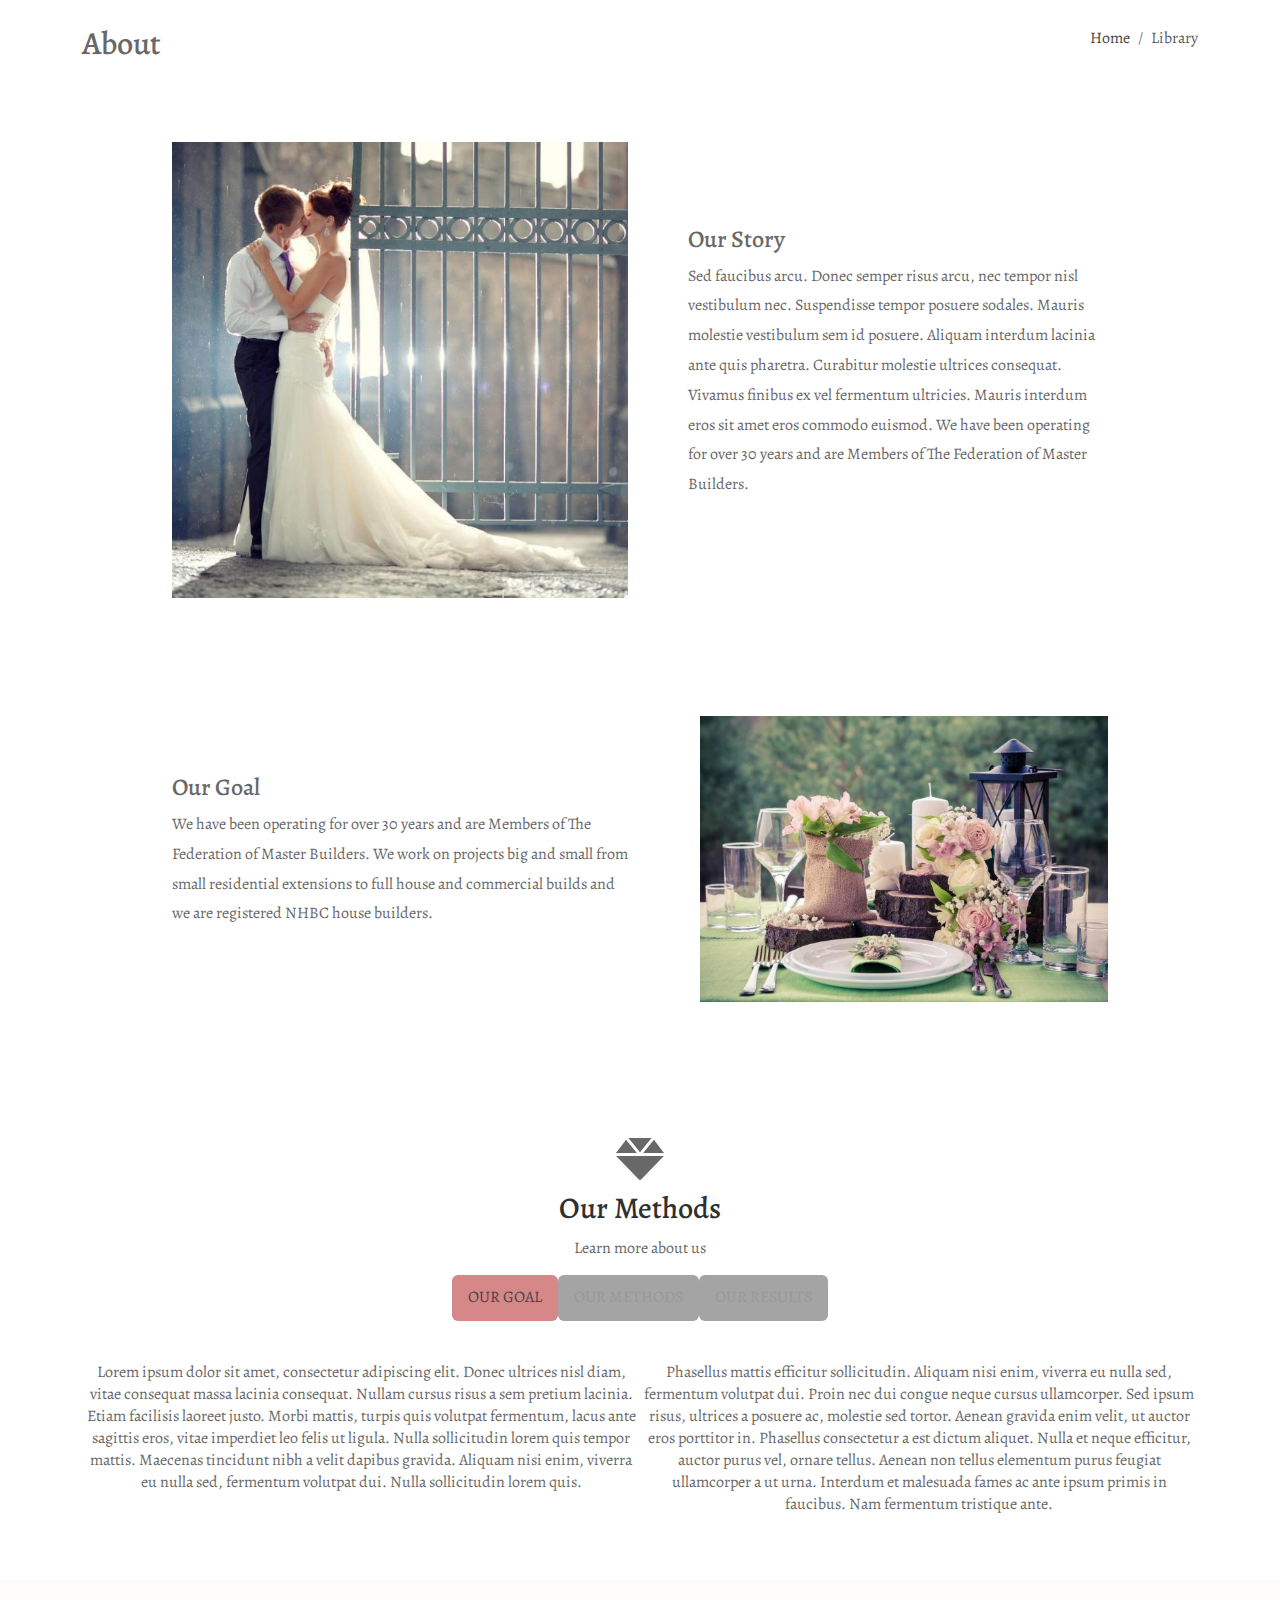
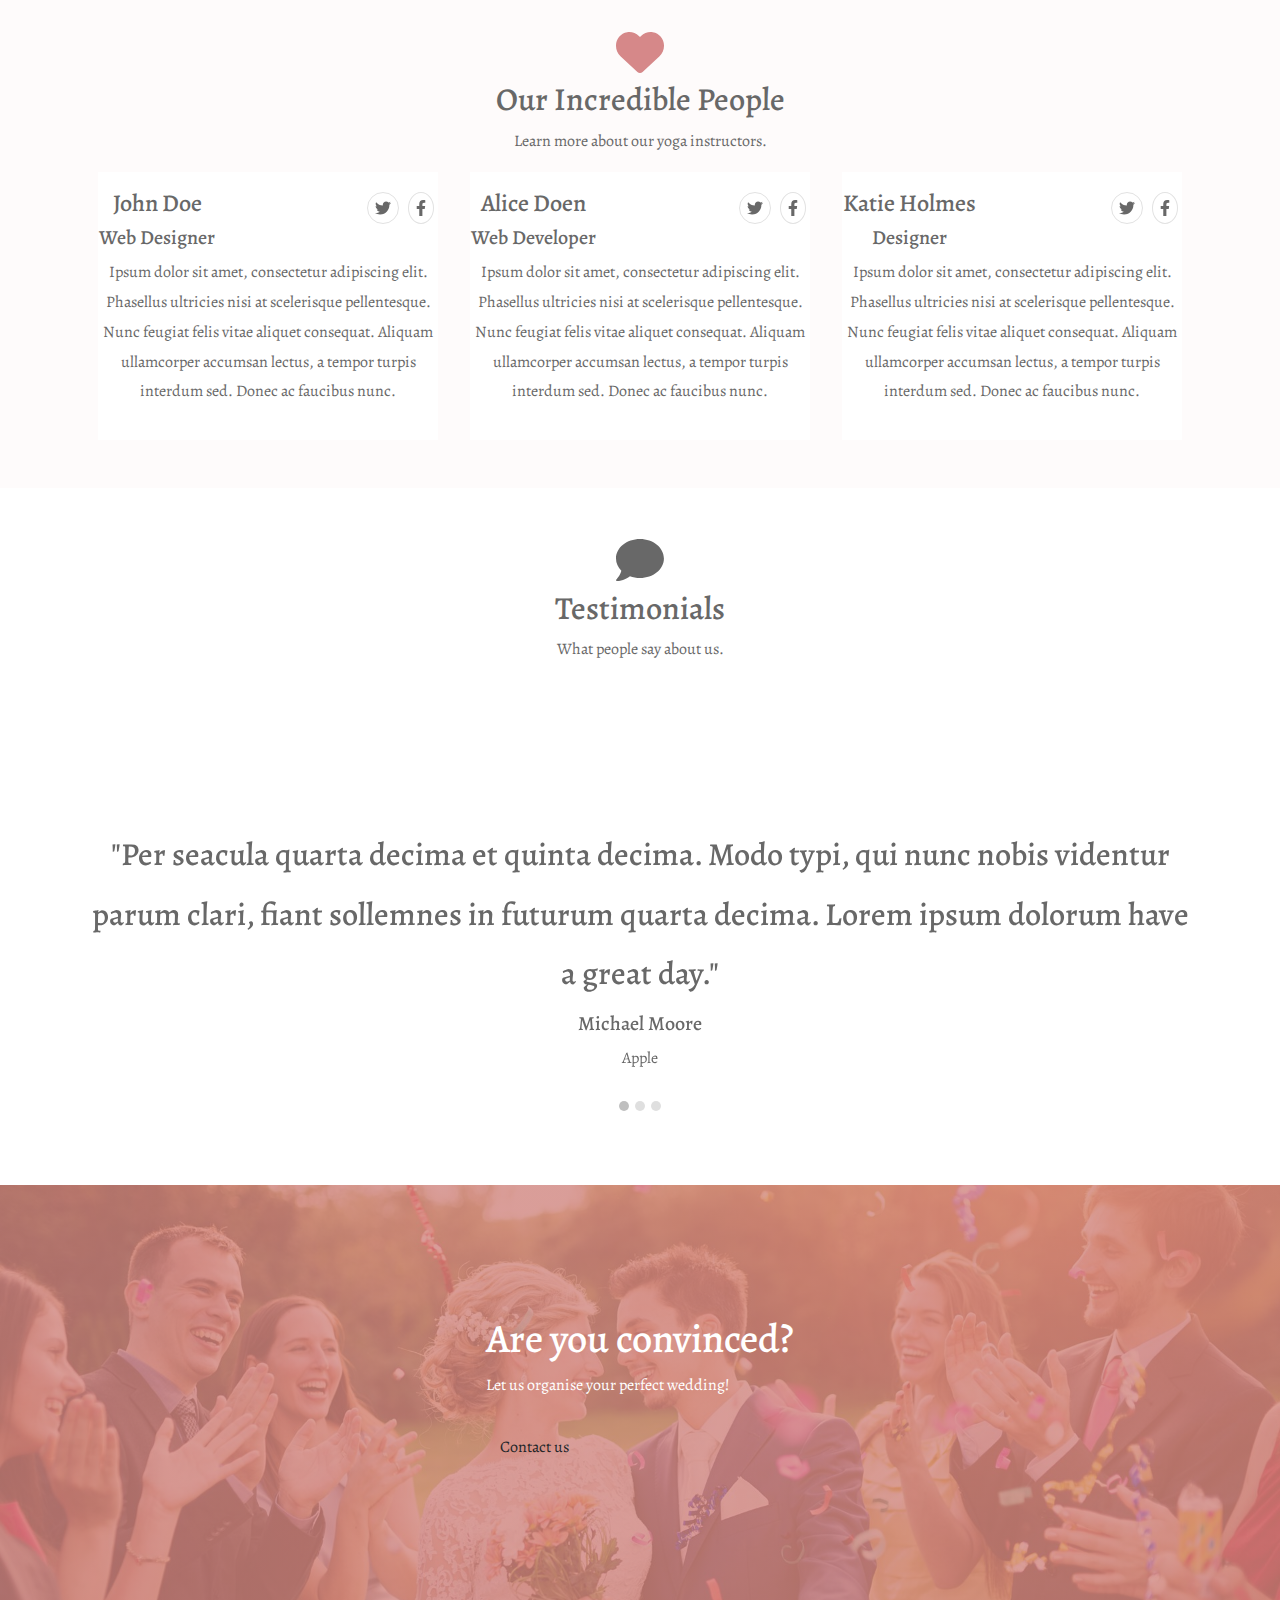
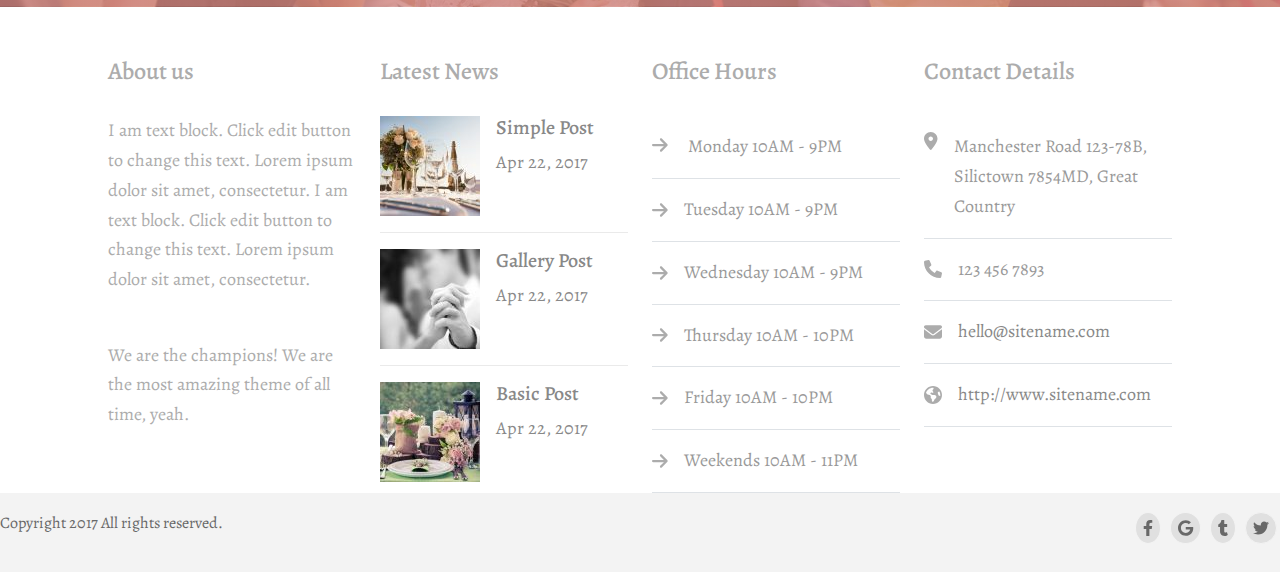
<file: about.html>
<!DOCTYPE html>
<html lang="en">
<head>
    <meta charset="UTF-8">
    <meta http-equiv="X-UA-Compatible" content="IE=edge">
    <meta name="viewport" content="width=device-width, initial-scale=1.0">
    <title>Document</title>
    <link rel="stylesheet" href="./style_sheet.css/all.min.css">
    <link rel="stylesheet" href="https://cdn.jsdelivr.net/npm/bootstrap@5.2.0/dist/css/bootstrap.min.css">
    <script src="./all.min.js"></script>
    <link rel="preconnect" href="https://fonts.googleapis.com">
    <link rel="preconnect" href="https://fonts.gstatic.com" crossorigin>
    <link href="https://fonts.googleapis.com/css2?family=Alegreya&family=Alegreya+Sans+SC&family=Source+Sans+Pro:ital,wght@1,600&display=swap" rel="stylesheet">
    <link href="https://fonts.googleapis.com/css2?family=Alegreya+Sans+SC&family=Source+Sans+Pro:ital,wght@1,600&display=swap" rel="stylesheet">
    <link href="https://fonts.googleapis.com/css2?family=Alegreya+Sans+SC&family=Dancing+Script&family=Source+Sans+Pro:ital,wght@1,600&display=swap" rel="stylesheet">
    <link rel="stylesheet" href="./style_sheet.css/index.css">
    

</head>
<body>
    <section id="about" >
    
        <div class="header">
            <div class="container">
            <header class="d-flex justify-content-between py-4 ">
                <div>
                    <h2>About</h2>
                </div>
                <ol class="breadcrumb">
                    <li class="breadcrumb-item"><a href="#">Home</a></li>
                    <li class="breadcrumb-item active" aria-current="page">Library</li>
                  </ol>
            </header>
        </div>
    </div>
    <div class="FContent py-5">
        <div class="container w-75">
            <div class="row">
                <div class="col-md-6">
                    <div>
                        <img class="img-fluid" src="./images/square-10-600x600.jpg">
                    </div>
    
                </div>
                <div class="col-md-6 d-flex align-items-center textContent ps-5">
                    <div>
                        <h4>Our Story</h4>
                        <p>Sed faucibus arcu. Donec semper risus arcu, nec tempor nisl vestibulum nec. Suspendisse tempor posuere sodales. Mauris molestie vestibulum sem id posuere. Aliquam interdum lacinia ante quis pharetra. Curabitur molestie ultrices consequat. Vivamus finibus ex vel fermentum ultricies. Mauris interdum eros sit amet eros commodo euismod. We have been operating for over 30 years and are Members of The Federation of Master Builders.</p>
                    </div>
    
                </div>
    
            </div>
    
        </div>
    </div>
    <div class="SContent py-5 ">
        <div class="container w-75">
            <div class="row">
                <div class="col-md-6 d-flex align-items-center textContent">
                    <div>
                        <h4>Our Goal</h4>
                        <p>We have been operating for over 30 years and are Members of The Federation of Master Builders. We work on projects big and small from small residential extensions to full house and commercial builds and we are registered NHBC house builders.</p>
                            </div>
                    </div>
                    <div class="col-md-6">
                        <div class="ps-5">
                            <img class="img-fluid w-100" src="./images/shutterstock_278636915-600x420.jpg">
                        </div>
        
                    </div>
    </div>
    </div></div>
    
    <div class="TContent py-5">
    <div class="container text-center">
        <div >
            <i class="fa-solid fa-gem fa-3x"></i>
            <h2>Our Methods</h2>
            <p>Learn more about us</p>
        </div>
        <div class="d-flex justify-content-center pb-4 navdivs">
            <ul class="nav nav-pills mb-3" id="pills-tab" role="tablist">
                <li class="nav-item" role="presentation">
                    <button class="nav-link active" id="pills-home-tab" data-bs-toggle="pill" data-bs-target="#pills-home" type="button" role="tab" aria-controls="pills-home" aria-selected="true">OUR GOAL</button>
                </li>
                <li class="nav-item" role="presentation">
                    <button class="nav-link" id="pills-profile-tab" data-bs-toggle="pill" data-bs-target="#pills-profile" type="button" role="tab" aria-controls="pills-profile" aria-selected="false">OUR METHODS</button>
                </li>
                <li class="nav-item" role="presentation">
                    <button class="nav-link" id="pills-contact-tab" data-bs-toggle="pill" data-bs-target="#pills-contact" type="button" role="tab" aria-controls="pills-contact" aria-selected="false">OUR RESULTS</button>
                </li>
                
                </ul>
                </div>
                <div>
                <div class="tab-content" id="pills-tabContent">
                <div class="tab-pane fade show active" id="pills-home" role="tabpanel" aria-labelledby="pills-home-tab" tabindex="0">
                    <div class="d-flex justify-content-between">
                        <div class="col-md-6">
                            <div>
                                <p>Lorem ipsum dolor sit amet, consectetur adipiscing elit. Donec ultrices nisl diam, vitae consequat massa lacinia consequat. Nullam cursus risus a sem pretium lacinia. Etiam facilisis laoreet justo. Morbi mattis, turpis quis volutpat fermentum, lacus ante sagittis eros, vitae imperdiet leo felis ut ligula. Nulla sollicitudin lorem quis tempor mattis. Maecenas tincidunt nibh a velit dapibus gravida. Aliquam nisi enim, viverra eu nulla sed, fermentum volutpat dui. Nulla sollicitudin lorem quis.</p> 
                            </div>
                        </div>
                        <div class="col-md-6">
                            <div>
                                <p>Phasellus mattis efficitur sollicitudin. Aliquam nisi enim, viverra eu nulla sed, fermentum volutpat dui. Proin nec dui congue neque cursus ullamcorper. Sed ipsum risus, ultrices a posuere ac, molestie sed tortor. Aenean gravida enim velit, ut auctor eros porttitor in. Phasellus consectetur a est dictum aliquet. Nulla et neque efficitur, auctor purus vel, ornare tellus. Aenean non tellus elementum purus feugiat ullamcorper a ut urna. Interdum et malesuada fames ac ante ipsum primis in faucibus. Nam fermentum tristique ante.</p>
                            </div>
                    </div>
                </div>
                </div>
                <div class="tab-pane fade" id="pills-profile" role="tabpanel" aria-labelledby="pills-profile-tab" tabindex="0">
                    <p>Lorem ipsum dolor sit amet, consectetur adipiscing elit. Donec ultrices nisl diam, vitae consequat massa lacinia consequat. Nullam cursus risus a sem pretium lacinia. Etiam facilisis laoreet justo. Morbi mattis, turpis quis volutpat fermentum, lacus ante sagittis eros, vitae imperdiet leo felis ut ligula. Nulla sollicitudin lorem quis tempor mattis. Maecenas tincidunt nibh a velit dapibus gravida. Phasellus mattis efficitur sollicitudin. Aliquam nisi enim, viverra eu nulla sed, fermentum volutpat dui. Proin nec dui congue neque cursus ullamcorper. Sed ipsum risus, ultrices a posuere ac, molestie sed tortor. Aenean gravida enim velit, ut auctor eros porttitor in. Phasellus consectetur a est dictum aliquet. Nulla et neque efficitur, auctor purus vel, ornare tellus. Aenean non tellus elementum purus feugiat ullamcorper a ut urna. Interdum et malesuada fames ac ante ipsum primis in faucibus. Nam fermentum tristique ante.</p>
                </div>
                <div class="tab-pane fade" id="pills-contact" role="tabpanel" aria-labelledby="pills-contact-tab" tabindex="0">
                    <p>Lorem ipsum dolor sit amet, consectetur adipiscing elit. Donec ultrices nisl diam, vitae consequat massa lacinia consequat. Nullam cursus risus a sem pretium lacinia. Etiam facilisis laoreet justo. Morbi mattis, turpis quis volutpat fermentum, lacus ante sagittis eros, vitae imperdiet leo felis ut ligula. Nulla sollicitudin lorem quis tempor mattis. Maecenas tincidunt nibh a velit dapibus gravida. Phasellus mattis efficitur sollicitudin. Aliquam nisi enim, viverra eu nulla sed, fermentum volutpat dui. Proin nec dui congue neque cursus ullamcorper. Sed ipsum risus, ultrices a posuere ac, molestie sed tortor. Aenean gravida enim velit, ut auctor eros porttitor in. Phasellus consectetur a est dictum aliquet. Nulla et neque efficitur, auctor purus vel, ornare tellus. Aenean non tellus elementum purus feugiat ullamcorper a ut urna. Interdum et malesuada fames ac ante ipsum primis in faucibus. Nam fermentum tristique ante.</p>
                </div>
              </div>
        </div>
       
    
    </div>
    
    </div>
    
    <section class="FOContent py-5">
    <div class="container text-center">
        <div>
            <i class="fa-solid fa-heart fa-3x heartBink"></i>
            <h2>Our Incredible People</h2>
            <p>Learn more about our yoga instructors.</p>
    
        </div>
        <div class="allDivs d-flex">
            <div class="oneDIV col-md-4  px-3">
                <div class="textCON py-3">
                    <div>
                        <div class="d-flex justify-content-between ">
                            <div>
                                <h4>John Doe</h4>
                                <h5>Web Designer</h5>                    
                            </div>
                                    <div>
                                        <i class="fa-brands fa-twitter icone3 "></i>
                                        <i class="fa-brands fa-facebook-f icone3"></i>
                                    </div> 
                        </div>
                        <p>Ipsum dolor sit amet, consectetur adipiscing elit. Phasellus ultricies nisi at scelerisque pellentesque. Nunc feugiat felis vitae aliquet consequat. Aliquam ullamcorper accumsan lectus, a tempor turpis interdum sed. Donec ac faucibus nunc.</p>
                    </div>
    
                </div>
    
            </div>
    
            <div class="oneDIV col-md-4  px-3">
                <div class="textCON py-3">
                    <div>
                        <div class="d-flex justify-content-between">
                            <div>
                                <h4>Alice Doen</h4>
                                <h5>Web Developer</h5>                    
                            </div>
                                    <div>
                                        <i class="fa-brands fa-twitter icone3 "></i>
                                        <i class="fa-brands fa-facebook-f icone3"></i>
                                    </div> 
                        </div>
                        <p>Ipsum dolor sit amet, consectetur adipiscing elit. Phasellus ultricies nisi at scelerisque pellentesque. Nunc feugiat felis vitae aliquet consequat. Aliquam ullamcorper accumsan lectus, a tempor turpis interdum sed. Donec ac faucibus nunc.</p>
                    </div>
    
                </div>
    
            </div>
    
            <div class="oneDIV col-md-4  px-3">
                <div class="textCON py-3">
                    <div>
                        <div class="d-flex justify-content-between">
                            <div>
                                <h4>Katie Holmes</h4>
                                <h5>Designer</h5>                    
                            </div>
                                    <div>
                                        <i class="fa-brands fa-twitter icone3 "></i>
                                        <i class="fa-brands fa-facebook-f icone3"></i>
                                    </div> 
                        </div>
                        <p>Ipsum dolor sit amet, consectetur adipiscing elit. Phasellus ultricies nisi at scelerisque pellentesque. Nunc feugiat felis vitae aliquet consequat. Aliquam ullamcorper accumsan lectus, a tempor turpis interdum sed. Donec ac faucibus nunc.</p>
                    </div>
    
                </div>
    
            </div>
    
    
        </div>
        </div>
    </section>
    
    <section class="FIFContent py-5">
    <div class="container text-center">
        <div>
            <i class="fa-solid fa-comment fa-3x"></i>
            <h2>Testimonials</h2>
            <p>What people say about us.</p>
        </div>
        </div>
    </section>
    
    <section>
    <div class="container text-center">
        <div id="carouselExampleIndicators" class="carousel slide" data-bs-ride="true">
            <div class="carousel-indicators ">
                <button type="button" data-bs-target="#carouselExampleIndicators" data-bs-slide-to="0" class="active indicators" aria-current="true" aria-label="Slide 1"></button>
                <button type="button" data-bs-target="#carouselExampleIndicators" data-bs-slide-to="1" aria-label="Slide 2" class="indicators"></button>
                <button type="button" data-bs-target="#carouselExampleIndicators" data-bs-slide-to="2" aria-label="Slide 3"class="indicators" ></button>
            </div>
            <div class="carousel-inner py-5 my-5">
                <div class="carousel-item active">
                    <div>
                        <h2> "Per seacula quarta decima et quinta decima. Modo typi, qui nunc nobis videntur parum clari, fiant sollemnes in futurum quarta decima. Lorem ipsum dolorum have a great day."</h>
                            <h5>Michael Moore</h5>
                            <p>Apple</p>
                    </div>
                    </div>
                <div class="carousel-item">
                    <div>
                        <h2>"Humanitatis per seacula quarta decima et quinta decima. Modo typi, qui nunc nobis videntur parum clari, fiant sollemnes in futurum quarta decima."</h2>
                        <h5>Britney Doe</h5>
                        <p>Google</p>
                    </div>
                </div>
                <div class="carousel-item">
                    <div>
                        <h2>"Formas humanitatis per seacula quarta decima et quinta decima. Modo typi, qui nunc nobis videntur parum clari, fiant sollemnes in futurum quarta decima et quinta decima."</h2>
                        <h5>John Smith</h5>
                        <p>Microsoft</p>
                    </div>
                </div>
            </div>
            </div>
    </div>
    </section>
    
    <section class="conveinced mt-5 d-flex justify-content-center">
    <div>
    <h1>Are you convinced?</h1>
    <p>Let us organise your perfect wedding!</p>
    <button class="btn py-3 py-2 border-2" type="submit">Contact us</button>
    </div>
    
    </section>
    
    <section class="full">
    <div class="last pt-5 container">
            <div class="row">
                    <div class="col-md-3">
                        <h4>About us</h4>
                        <p>I am text block. Click edit button to change this text. Lorem ipsum dolor sit amet, consectetur. I am text block. Click edit button to change this text. Lorem ipsum dolor sit amet, consectetur.</p>
                        <br>
                        <p>We are the champions! We are the most amazing theme of all time, yeah.</p>
                    </div>
                    <div class="col-md-3 ">
                        <div>
                            <h4>Latest News</h4>
                            <div>
                                <a href="./simplePost.html">
                                    <div class="d-flex">
                                        <img class="me-3" src="./images/shutterstock_127928669-100x100.jpg">
                                        <div>
                                        <h5>Simple Post</h5>
                                        <p>Apr 22, 2017</p>
                                        </div>
                                    </div>
                                </a>
                            </div>
                            <hr>
                            <div>
                                <a href="./galleryPost.html">
                                    <div class="d-flex">
                                        <img class="me-3" src="./images/square-11-100x100.jpg">
                                        <div>
                                        <h5> Gallery Post</h5>
                                        <p>Apr 22, 2017</p>
                                        </div>
                                    </div>
                                </a>
                            </div>
                            <hr>
                            <div>
                                <a href="./basicPost.html">
                                    <div class="d-flex">
                                        <img class="me-3" src="./images/shutterstock_278636915-100x100.jpg">
                                        <div>
                                        <h5>Basic Post</h5>
                                        <p>Apr 22, 2017</p>
    </div>
                                    </div>
                                </a>
                            </div>
                            
                        </div>
                        
                    </div>
                    <div class="col-md-3">
                        <div>
                            <h4>Office Hours</h4>
                            <div class=" border-bottom py-3  ">
                                <i class="me-3 fa-solid fa-arrow-right"></i> <span>Monday 10AM - 9PM</span>                      
                            </div>
                           
                            <div class="d-flex border-bottom py-3  align-items-center">
                                <i class="me-3 fa-solid fa-arrow-right"></i><span>Tuesday 10AM - 9PM </span>                  
    
                            </div>
                            
                            <div class="d-flex border-bottom py-3  align-items-center">
                                <i class="me-3 fa-solid fa-arrow-right"></i><span>Wednesday 10AM - 9PM</span>                     
    
                            </div>
                            
                            <div class="d-flex border-bottom py-3  align-items-center">
                                <i class="me-3 fa-solid fa-arrow-right"></i><span>Thursday 10AM - 10PM </span>                    
    
                            </div>
                            
                            <div class="d-flex border-bottom py-3  align-items-center">
                                <i class="me-3 fa-solid fa-arrow-right"></i><span>Friday 10AM - 10PM</span>                   
    
                            </div>
                            <div class="d-flex border-bottom py-3  align-items-center">
                                <i class="me-3 fa-solid fa-arrow-right"></i><span>Weekends 10AM - 11PM </span>                    
    
                            </div>
                        </div>
                        </div>
                    
                        <div class="col-md-3">
                        <div>
                            <h4>Contact Details</h4>
                            <div class="d-flex border-bottom py-3 ">
                                <i class="fa-solid me-3 fa-location-dot"></i><span>Manchester Road 123-78B, Silictown 7854MD, Great Country </span> 
    
                            </div>
                            <div class="d-flex border-bottom py-3  align-items-center">
                                <i class="fa-solid me-3 fa-phone"></i><span>123 456 7893 </span>                
    
                            </div>
                            
                            <div class="d-flex border-bottom py-3  align-items-center">
                                <i class="fa-solid me-3 fa-envelope"></i>                    
                                <a href="#">hello@sitename.com</a>
                            </div>
                            
                            <div class="d-flex border-bottom py-3  align-items-center">
                                <i class="fa-solid me-3 fa-earth-americas"></i>                    
                                <a href="#">http://www.sitename.com</a>
                            </div>
                            
                        </div>
                        </div>
                    
                    </div>
                
            </div>
    </section>
    
    <section class="copyRight w-100 d-flex justify-content-between py-3" >
        <div>
            <p>Copyright 2017 All rights reserved.</p>
        </div>
                
                <div>
                    <i class="fa-brands fa-facebook-f icone2"></i>
                    <i class="fa-brands fa-google icone2 "></i>
                    <i class="fa-brands fa-tumblr icone2 "></i>
                    <i class="fa-brands fa-twitter icone2 "></i>
                </div>
    
    </section>
    
    
    
    </section>
    <script src="https://cdn.jsdelivr.net/npm/bootstrap@5.2.0/dist/js/bootstrap.bundle.min.js" integrity="sha384-A3rJD856KowSb7dwlZdYEkO39Gagi7vIsF0jrRAoQmDKKtQBHUuLZ9AsSv4jD4Xa" crossorigin="anonymous"></script>
</body>
</html>
</file>
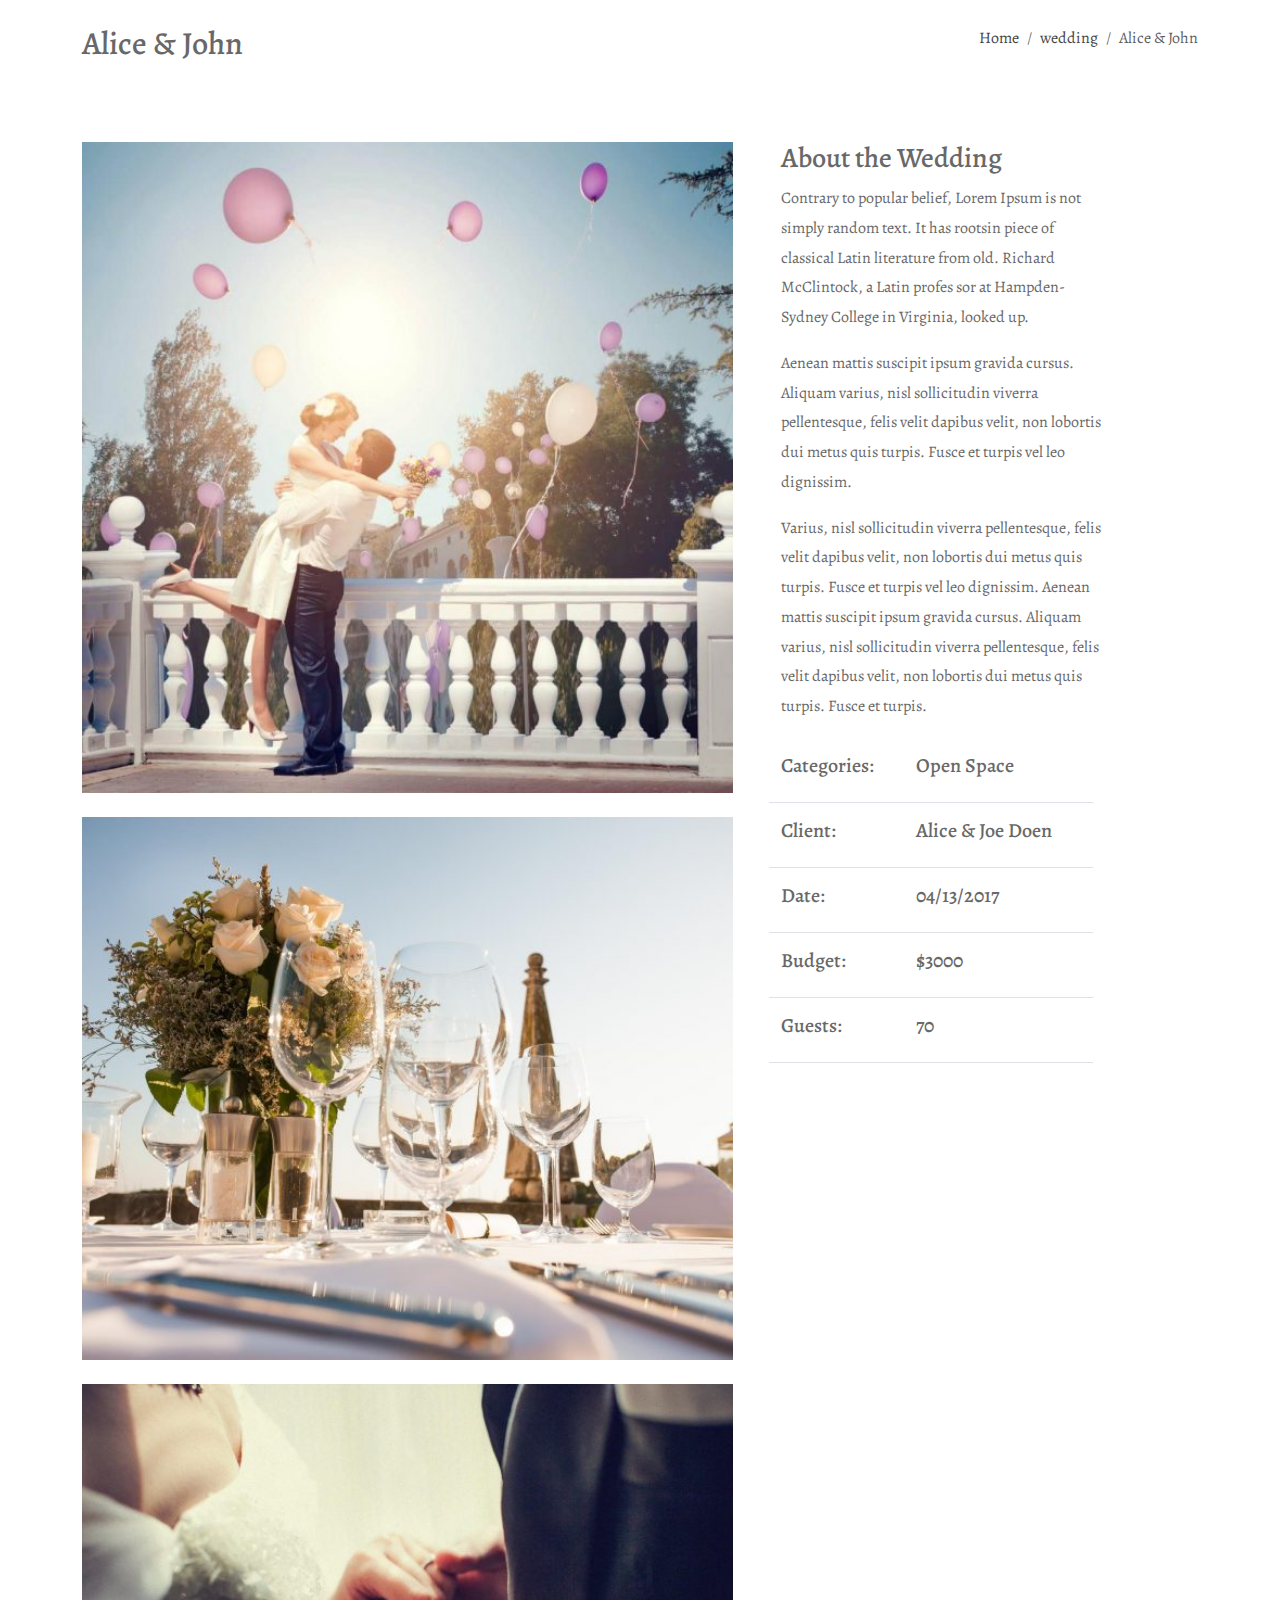
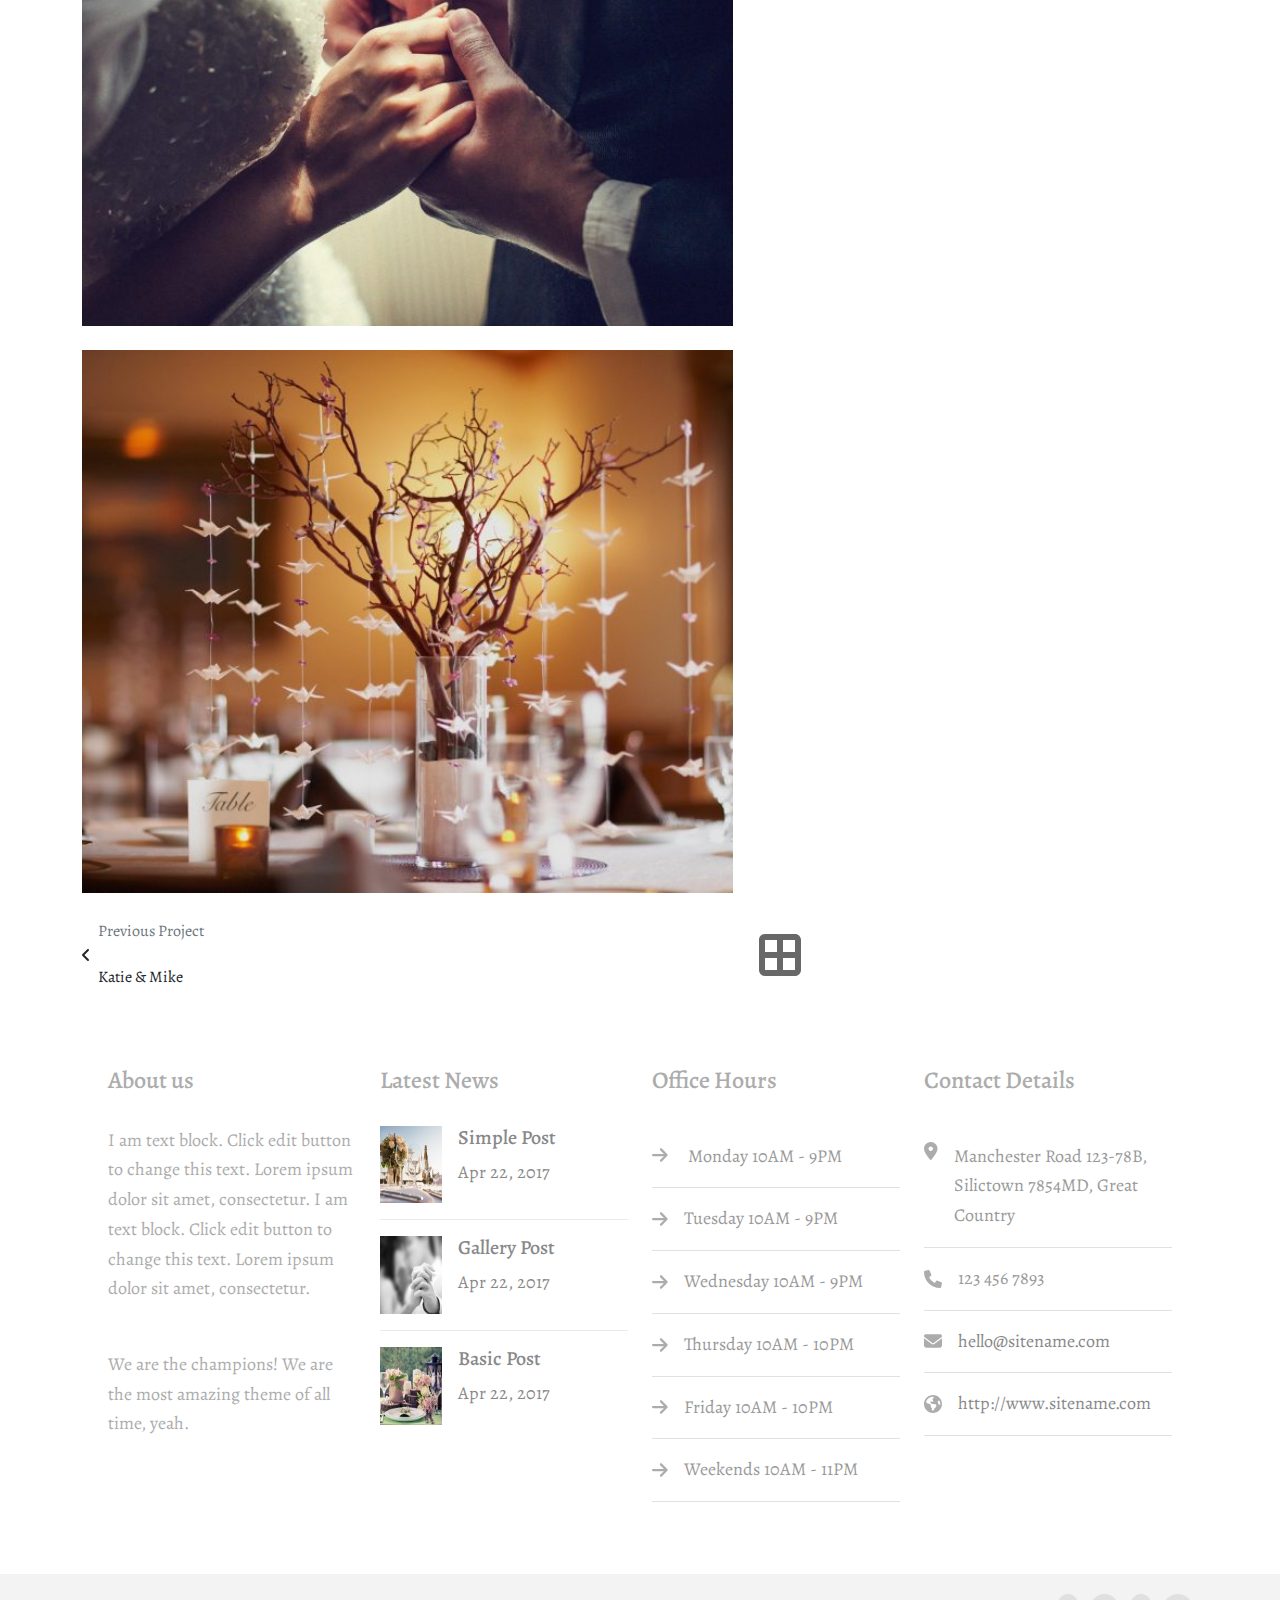
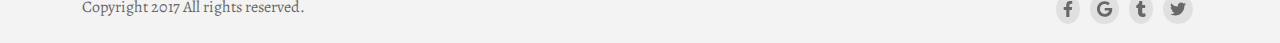
<file: Alice&John.html>
<!DOCTYPE html>
<html lang="en">
<head>
    <meta charset="UTF-8">
    <meta http-equiv="X-UA-Compatible" content="IE=edge">
    <meta name="viewport" content="width=device-width, initial-scale=1.0">
    <title>Document</title>
    <link rel="stylesheet" href="./style_sheet.css/all.min.css">
        <link rel="stylesheet" href="https://cdn.jsdelivr.net/npm/bootstrap@5.2.0/dist/css/bootstrap.min.css">
        <script src="./all.min.js"></script>
        <link rel="preconnect" href="https://fonts.googleapis.com">
        <link rel="preconnect" href="https://fonts.gstatic.com" crossorigin>
        <link href="https://fonts.googleapis.com/css2?family=Alegreya&family=Alegreya+Sans+SC&family=Source+Sans+Pro:ital,wght@1,600&display=swap" rel="stylesheet">
        <link href="https://fonts.googleapis.com/css2?family=Alegreya+Sans+SC&family=Source+Sans+Pro:ital,wght@1,600&display=swap" rel="stylesheet">
        <link href="https://fonts.googleapis.com/css2?family=Alegreya+Sans+SC&family=Dancing+Script&family=Source+Sans+Pro:ital,wght@1,600&display=swap" rel="stylesheet">
        <link rel="stylesheet" href="./style_sheet.css/index.css">
        
</head>
<body>
    <section id="AliceAndJohn">
        <header class="py-4 header d-flex  ">
           <div class="container d-flex  align-items-center justify-content-between">
            <div>
                <h2>Alice & John</h2>
            </div>
       <div class="d-flex justify-content-end">
        <ol class="breadcrumb">
            <li class="breadcrumb-item"><a href="#">Home</a></li>
            <li class="breadcrumb-item"><a href="#">wedding</a></li>
            <li class="breadcrumb-item active" aria-current="page">Alice & John</li>
        </ol>
       </div>
           </div>
    
    
        </header>
        <div class="d-flex container pt-5">
            <div class="col-md-7">
                <div> 
                    <img class="img-fluid w-100 pb-4" src="./images/square-2-600x600.jpg" >
                    <img class="img-fluid w-100 pb-4" src="./images/shutterstock_127928669-600x500.jpg">
                    <img class="img-fluid w-100 pb-4" src="./images/shutterstock_166402538-600x500.jpg">
                    <img class="img-fluid w-100 pb-4" src="./images/shutterstock_130000925-600x500.jpg">
                </div>
            </div>
            <div class="ps-5 col-md-4 ">
                <h3>About the Wedding</h3>
                <p>Contrary to popular belief, Lorem Ipsum is not simply random text. It has rootsin piece of classical Latin literature from old. Richard McClintock, a Latin profes sor at Hampden-Sydney College in Virginia, looked up.</p>
                <p>Aenean mattis suscipit ipsum gravida cursus. Aliquam varius, nisl sollicitudin viverra pellentesque, felis velit dapibus velit, non lobortis dui metus quis turpis. Fusce et turpis vel leo dignissim.</p>
                <p>Varius, nisl sollicitudin viverra pellentesque, felis velit dapibus velit, non lobortis dui metus quis turpis. Fusce et turpis vel leo dignissim. Aenean mattis suscipit ipsum gravida cursus. Aliquam varius, nisl sollicitudin viverra pellentesque, felis velit dapibus velit, non lobortis dui metus quis turpis. Fusce et turpis.</p>
               <div >
                   <div class="d-flex ">
                       <div class="row border-bottom border-1 py-3 borderWidth w-100 ">
                           <div class="col-md-4 ">
                            <h5 class="firstTD">Categories:</h5>
                           </div>
                           <div class="col-md-7 offset-1">
                            <h5>Open Space</h5>
                           </div>
                     
                       </div>
                   </div>
                   <div class="d-flex">
                    <div class="row border-bottom border-1 py-3 borderWidth w-100">
                        <div class="col-md-4">
                         <h5 class="firstTD">Client:</h5>
                        </div>
                        <div class="col-md-7 offset-1 ">
                         <h5>Alice & Joe Doen</h5>
                        </div>
                  
                    </div>
                </div>
                <div class="d-flex">
                    <div class="row border-bottom border-1 py-3 borderWidth w-100">
                        <div class="col-md-4">
                         <h5 class="firstTD">Date:</h5>
                        </div>
                        <div class="col-md-7 offset-1">
                         <h5>04/13/2017</h5>
                        </div>
                  
                    </div>
                </div>
                <div class="d-flex">
                    <div class="row border-bottom border-1 py-3 borderWidth w-100">
                        <div class="col-md-4 ">
                         <h5 class="firstTD">Budget:</h5>
                        </div>
                        <div class="col-md-7 offset-1">
                         <h5> $3000</h5>
                        </div>
                  
                    </div>
                </div>
                <div class="d-flex">
                    <div class="row border-bottom border-1 py-3 borderWidth w-100">
                        <div class="col-md-4">
                         <h5 class="firstTD">Guests:</h5>
                        </div>
                        <div class="col-md-7 offset-1">
                         <h5>70</h5>
                        </div>
                  
                    </div>
                </div>
               </div>
    
            </div>
        </div>
      
    
        <div class="forHoverWithColor" >
            <div class=" container forHover d-flex justify-content-between">
                <div class="d-flex justify-content-start">
                    <div class="text-dark d-flex align-items-center pe-2">
                        <i class="fa-solid fa-angle-left"></i>
                        
                    </div>
                    <div>
                        <p class="text-secondary">Previous Project</p>
                        <a class="text-dark" href="#">Katie & Mike</a>
                    </div>
                   
                </div>
                <div class=" d-flex align-items-center justify-content-center w-75">
                    <i class="fa-solid fa-border-all fa-3x"></i>
                </div>
        
              
    
            </div>
    
        </div>
    
        <section class="full py-5" id="about">
        <div class="last py-4 container">
                <div class="row">
                        <div class="col-md-3">
                            <h4>About us</h4>
                            <p>I am text block. Click edit button to change this text. Lorem ipsum dolor sit amet, consectetur. I am text block. Click edit button to change this text. Lorem ipsum dolor sit amet, consectetur.</p>
                            <br>
                            <p>We are the champions! We are the most amazing theme of all time, yeah.</p>
                        </div>
    
                        <div class="col-md-3 ">
                            <div>
                                <h4>Latest News</h4>
                                <div>
                                    <a href="./simplePost.html">
                                        <div class="d-flex ">
                                            <img class="img-fluid w-25 me-3" src="./images/shutterstock_127928669-100x100.jpg">
                                            <div>
                                            <h5>Simple Post</h5>
                                            <p>Apr 22, 2017</p>
                                            </div>
                                        </div>
                                    </a>
                                </div>
                                <hr>
                                <div>
                                    <a href="./galleryPost.html">
                                        <div class="d-flex ">
                                            <img class="img-fluid w-25 me-3" src="./images/square-11-100x100.jpg">
                                            <div>
                                            <h5> Gallery Post</h5>
                                            <p>Apr 22, 2017</p>
    
    
                                            </div>
                                        </div>
                                    </a>
                                </div>
                                <hr>
                                <div>
                                    <a href="./basicPost.html">
                                        <div class="d-flex ">
                                            <img class="img-fluid w-25 me-3" src="./images/shutterstock_278636915-100x100.jpg">
                                            <div>
                                            <h5>Basic Post</h5>
                                            <p>Apr 22, 2017</p>
    
    
                                         </div>
                                        </div>
                                    </a>
                                </div>
                                
                            </div>
                            
                        </div>
    
                        <div class="col-md-3">
                        <div>
                            <h4>Office Hours</h4>
                            <div class=" border-bottom py-3  ">
                                <i class="me-3 fa-solid fa-arrow-right"></i> <span>Monday 10AM - 9PM</span>                      
                            </div>
                           
                            <div class="d-flex border-bottom py-3  align-items-center">
                                <i class="me-3 fa-solid fa-arrow-right"></i><span>Tuesday 10AM - 9PM </span>                  
    
                            </div>
                            
                            <div class="d-flex border-bottom py-3  align-items-center">
                                <i class="me-3 fa-solid fa-arrow-right"></i><span>Wednesday 10AM - 9PM</span>                     
    
                            </div>
                            
                            <div class="d-flex border-bottom py-3  align-items-center">
                                <i class="me-3 fa-solid fa-arrow-right"></i><span>Thursday 10AM - 10PM </span>                    
    
                            </div>
                            
                            <div class="d-flex border-bottom py-3  align-items-center">
                                <i class="me-3 fa-solid fa-arrow-right"></i><span>Friday 10AM - 10PM</span>                   
    
                            </div>
                            <div class="d-flex border-bottom py-3  align-items-center">
                                <i class="me-3 fa-solid fa-arrow-right"></i><span>Weekends 10AM - 11PM </span>                    
    
                            </div>
                        </div>
                        </div>
                    
                        <div class="col-md-3">
                        <div>
                            <h4>Contact Details</h4>
                            <div class="d-flex border-bottom py-3 ">
                                <i class="fa-solid me-3 fa-location-dot"></i><span>Manchester Road 123-78B, Silictown 7854MD, Great Country </span> 
    
                            </div>
                            <div class="d-flex border-bottom py-3  align-items-center">
                                <i class="fa-solid me-3 fa-phone"></i><span>123 456 7893 </span>                
    
                            </div>
                            
                            <div class="d-flex border-bottom py-3  align-items-center">
                                <i class="fa-solid me-3 fa-envelope"></i>                    
                                <a href="#">hello@sitename.com</a>
                            </div>
                            
                            <div class="d-flex border-bottom py-3  align-items-center">
                                <i class="fa-solid me-3 fa-earth-americas"></i>                    
                                <a href="#">http://www.sitename.com</a>
                            </div>
                            
                        </div>
                        </div>
                        
                </div>
                    
                </div>
        </section>
    
        <section class="copyRight" >
            <div class="container">
                <div class="w-100 d-flex justify-content-between py-1">
                    <div class="d">
                        <p>Copyright 2017 All rights reserved.</p>
                    </div>       
                    <div class="d-flex align-items-center">
                        <i class="fa-brands mx-1 fa-facebook-f icone2"></i>
                        <i class="fa-brands mx-1 fa-google icone2 "></i>
                        <i class="fa-brands mx-1 fa-tumblr icone2 "></i>
                        <i class="fa-brands mx-1 fa-twitter icone2 "></i>
                    </div>
                </div>
            </div>
        </section>
        
    </section>
    <script src="https://cdn.jsdelivr.net/npm/bootstrap@5.2.0/dist/js/bootstrap.bundle.min.js" integrity="sha384-A3rJD856KowSb7dwlZdYEkO39Gagi7vIsF0jrRAoQmDKKtQBHUuLZ9AsSv4jD4Xa" crossorigin="anonymous"></script>
</body>
</html>
</file>
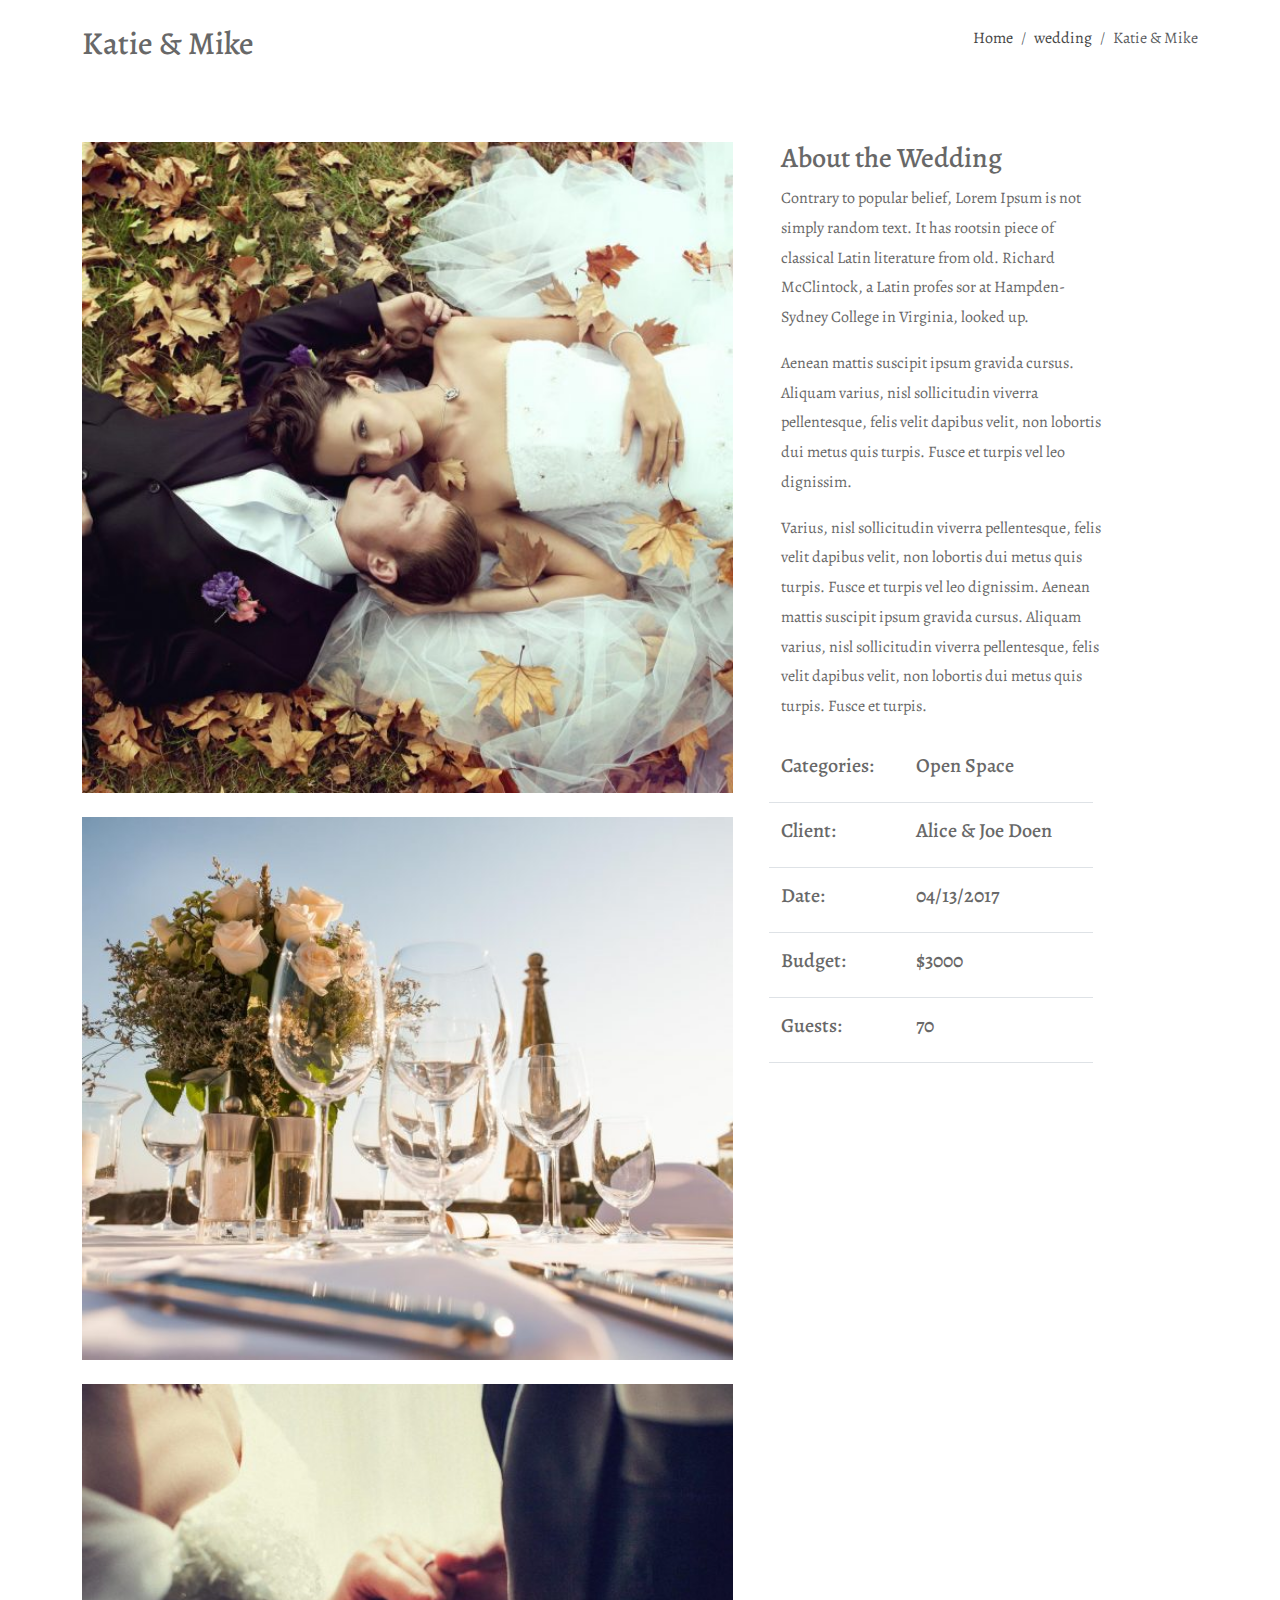
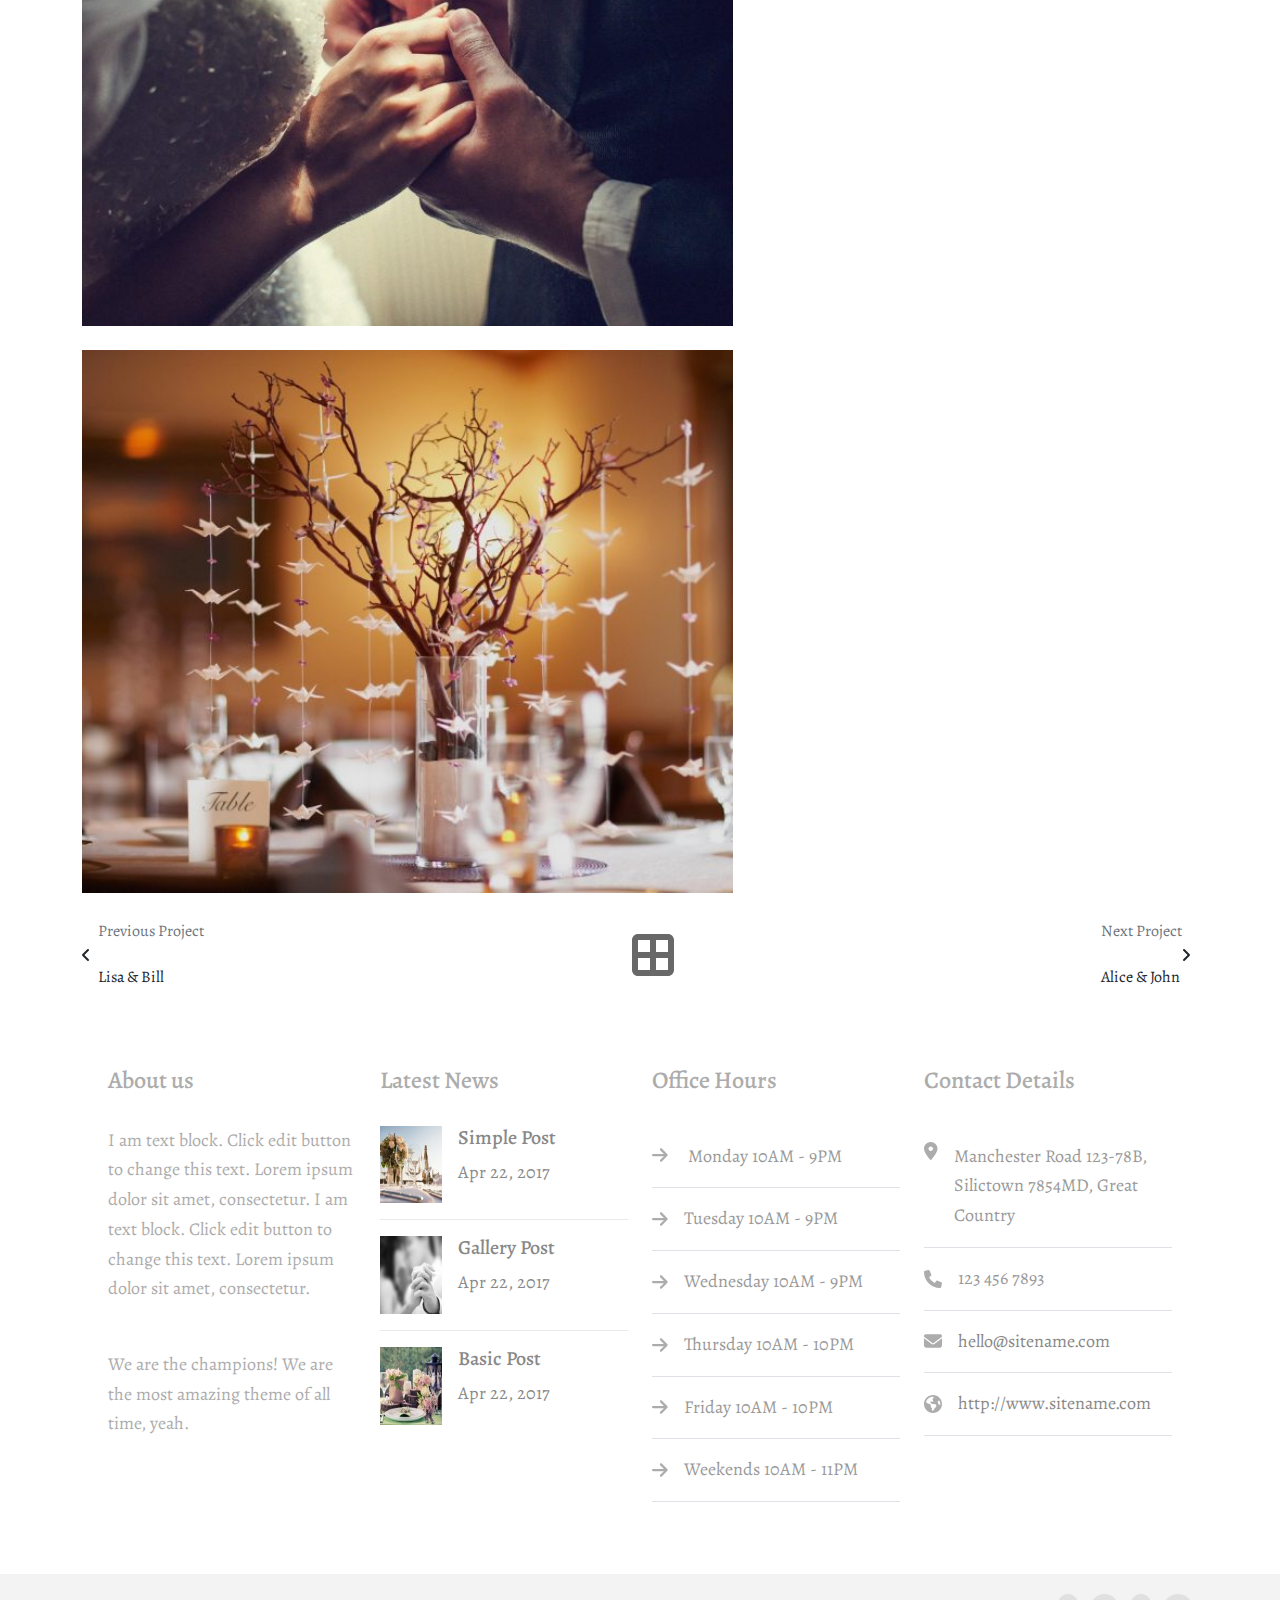
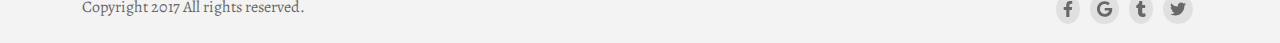
<file: Katie&Mike.html>
<!DOCTYPE html>
<html lang="en">
<head>
    <meta charset="UTF-8">
    <meta http-equiv="X-UA-Compatible" content="IE=edge">
    <meta name="viewport" content="width=device-width, initial-scale=1.0">
    <title>Document</title>
    <link rel="stylesheet" href="./style_sheet.css/all.min.css">
        <link rel="stylesheet" href="https://cdn.jsdelivr.net/npm/bootstrap@5.2.0/dist/css/bootstrap.min.css">
        <script src="./all.min.js"></script>
        <link rel="preconnect" href="https://fonts.googleapis.com">
        <link rel="preconnect" href="https://fonts.gstatic.com" crossorigin>
        <link href="https://fonts.googleapis.com/css2?family=Alegreya&family=Alegreya+Sans+SC&family=Source+Sans+Pro:ital,wght@1,600&display=swap" rel="stylesheet">
        <link href="https://fonts.googleapis.com/css2?family=Alegreya+Sans+SC&family=Source+Sans+Pro:ital,wght@1,600&display=swap" rel="stylesheet">
        <link href="https://fonts.googleapis.com/css2?family=Alegreya+Sans+SC&family=Dancing+Script&family=Source+Sans+Pro:ital,wght@1,600&display=swap" rel="stylesheet">
        <link rel="stylesheet" href="./style_sheet.css/index.css">
        

</head>
<body>
    
<section id="KatieAndMike">
    <header class="py-4 header d-flex  ">
       <div class="container d-flex  align-items-center justify-content-between">
        <div>
            <h2>Katie & Mike</h2>
        </div>
   <div class="d-flex justify-content-end">
    <ol class="breadcrumb">
        <li class="breadcrumb-item"><a href="#">Home</a></li>
        <li class="breadcrumb-item"><a href="#">wedding</a></li>
        <li class="breadcrumb-item active" aria-current="page">Katie & Mike</li>
    </ol>
   </div>
       </div>


    </header>
    <div class="d-flex container pt-5">
        <div class="col-md-7">
            <div> 
                <img class="img-fluid w-100 pb-4" src="./images/shutterstock_98138654-600x600.jpg" >
                <img class="img-fluid w-100 pb-4" src="./images/shutterstock_127928669-600x500.jpg">
                <img class="img-fluid w-100 pb-4" src="./images/shutterstock_166402538-600x500.jpg">
                <img class="img-fluid w-100 pb-4" src="./images/shutterstock_130000925-600x500.jpg">
            </div>
        </div>
        <div class="ps-5 col-md-4 ">
            <h3>About the Wedding</h3>
            <p>Contrary to popular belief, Lorem Ipsum is not simply random text. It has rootsin piece of classical Latin literature from old. Richard McClintock, a Latin profes sor at Hampden-Sydney College in Virginia, looked up.</p>
            <p>Aenean mattis suscipit ipsum gravida cursus. Aliquam varius, nisl sollicitudin viverra pellentesque, felis velit dapibus velit, non lobortis dui metus quis turpis. Fusce et turpis vel leo dignissim.</p>
            <p>Varius, nisl sollicitudin viverra pellentesque, felis velit dapibus velit, non lobortis dui metus quis turpis. Fusce et turpis vel leo dignissim. Aenean mattis suscipit ipsum gravida cursus. Aliquam varius, nisl sollicitudin viverra pellentesque, felis velit dapibus velit, non lobortis dui metus quis turpis. Fusce et turpis.</p>
           <div >
               <div class="d-flex ">
                   <div class="row border-bottom border-1 py-3 borderWidth w-100 ">
                       <div class="col-md-4 ">
                        <h5 class="firstTD">Categories:</h5>
                       </div>
                       <div class="col-md-7 offset-1">
                        <h5>Open Space</h5>
                       </div>
                 
                   </div>
               </div>
               <div class="d-flex">
                <div class="row border-bottom border-1 py-3 borderWidth w-100">
                    <div class="col-md-4">
                     <h5 class="firstTD">Client:</h5>
                    </div>
                    <div class="col-md-7 offset-1 ">
                     <h5>Alice & Joe Doen</h5>
                    </div>
              
                </div>
            </div>
            <div class="d-flex">
                <div class="row border-bottom border-1 py-3 borderWidth w-100">
                    <div class="col-md-4">
                     <h5 class="firstTD">Date:</h5>
                    </div>
                    <div class="col-md-7 offset-1">
                     <h5>04/13/2017</h5>
                    </div>
              
                </div>
            </div>
            <div class="d-flex">
                <div class="row border-bottom border-1 py-3 borderWidth w-100">
                    <div class="col-md-4 ">
                     <h5 class="firstTD">Budget:</h5>
                    </div>
                    <div class="col-md-7 offset-1">
                     <h5> $3000</h5>
                    </div>
              
                </div>
            </div>
            <div class="d-flex">
                <div class="row border-bottom border-1 py-3 borderWidth w-100">
                    <div class="col-md-4">
                     <h5 class="firstTD">Guests:</h5>
                    </div>
                    <div class="col-md-7 offset-1">
                     <h5>70</h5>
                    </div>
              
                </div>
            </div>
           </div>

        </div>
    </div>
  

    <div class="forHoverWithColor" >
        <div class=" container forHover d-flex justify-content-between">
            <div class="d-flex justify-content-start">
                <div class="text-dark d-flex align-items-center pe-2">
                    <i class="fa-solid fa-angle-left"></i>
                    
                </div>
                <div>
                    <p class="text-secondary">Previous Project</p>
                    <a class="text-dark" href="#">Lisa & Bill</a>
                </div>
               
            </div>
            <div class=" d-flex align-items-center justify-content-center w-75">
                <i class="fa-solid fa-border-all fa-3x"></i>
            </div>
            <div class="d-flex justify-content-end">
                <div>
                    <p class="text-secondary">Next Project</p>
                    <a class="text-dark" href="#">Alice & John</a>
                </div>
                <div class="text-dark d-flex align-items-center pe-2">
                    <i class="fa-solid fa-angle-right"></i>
                    
                </div>
            </div>
          

        </div>

    </div>

    <section class="full py-5" id="about">
    <div class="last py-4 container">
            <div class="row">
                    <div class="col-md-3">
                        <h4>About us</h4>
                        <p>I am text block. Click edit button to change this text. Lorem ipsum dolor sit amet, consectetur. I am text block. Click edit button to change this text. Lorem ipsum dolor sit amet, consectetur.</p>
                        <br>
                        <p>We are the champions! We are the most amazing theme of all time, yeah.</p>
                    </div>

                    <div class="col-md-3 ">
                        <div>
                            <h4>Latest News</h4>
                            <div>
                                <a href="./simplePost.html">
                                    <div class="d-flex ">
                                        <img class="img-fluid w-25 me-3" src="./images/shutterstock_127928669-100x100.jpg">
                                        <div>
                                        <h5>Simple Post</h5>
                                        <p>Apr 22, 2017</p>
                                        </div>
                                    </div>
                                </a>
                            </div>
                            <hr>
                            <div>
                                <a href="./galleryPost.html">
                                    <div class="d-flex ">
                                        <img class="img-fluid w-25 me-3" src="./images/square-11-100x100.jpg">
                                        <div>
                                        <h5> Gallery Post</h5>
                                        <p>Apr 22, 2017</p>


                                        </div>
                                    </div>
                                </a>
                            </div>
                            <hr>
                            <div>
                                <a href="./basicPost.html">
                                    <div class="d-flex ">
                                        <img class="img-fluid w-25 me-3" src="./images/shutterstock_278636915-100x100.jpg">
                                        <div>
                                        <h5>Basic Post</h5>
                                        <p>Apr 22, 2017</p>


                                     </div>
                                    </div>
                                </a>
                            </div>
                            
                        </div>
                        
                    </div>

                    <div class="col-md-3">
                    <div>
                        <h4>Office Hours</h4>
                        <div class=" border-bottom py-3  ">
                            <i class="me-3 fa-solid fa-arrow-right"></i> <span>Monday 10AM - 9PM</span>                      
                        </div>
                       
                        <div class="d-flex border-bottom py-3  align-items-center">
                            <i class="me-3 fa-solid fa-arrow-right"></i><span>Tuesday 10AM - 9PM </span>                  

                        </div>
                        
                        <div class="d-flex border-bottom py-3  align-items-center">
                            <i class="me-3 fa-solid fa-arrow-right"></i><span>Wednesday 10AM - 9PM</span>                     

                        </div>
                        
                        <div class="d-flex border-bottom py-3  align-items-center">
                            <i class="me-3 fa-solid fa-arrow-right"></i><span>Thursday 10AM - 10PM </span>                    

                        </div>
                        
                        <div class="d-flex border-bottom py-3  align-items-center">
                            <i class="me-3 fa-solid fa-arrow-right"></i><span>Friday 10AM - 10PM</span>                   

                        </div>
                        <div class="d-flex border-bottom py-3  align-items-center">
                            <i class="me-3 fa-solid fa-arrow-right"></i><span>Weekends 10AM - 11PM </span>                    

                        </div>
                    </div>
                    </div>
                
                    <div class="col-md-3">
                    <div>
                        <h4>Contact Details</h4>
                        <div class="d-flex border-bottom py-3 ">
                            <i class="fa-solid me-3 fa-location-dot"></i><span>Manchester Road 123-78B, Silictown 7854MD, Great Country </span> 

                        </div>
                        <div class="d-flex border-bottom py-3  align-items-center">
                            <i class="fa-solid me-3 fa-phone"></i><span>123 456 7893 </span>                

                        </div>
                        
                        <div class="d-flex border-bottom py-3  align-items-center">
                            <i class="fa-solid me-3 fa-envelope"></i>                    
                            <a href="#">hello@sitename.com</a>
                        </div>
                        
                        <div class="d-flex border-bottom py-3  align-items-center">
                            <i class="fa-solid me-3 fa-earth-americas"></i>                    
                            <a href="#">http://www.sitename.com</a>
                        </div>
                        
                    </div>
                    </div>
                    
            </div>
                
            </div>
    </section>

    <section class="copyRight" >
        <div class="container">
            <div class="w-100 d-flex justify-content-between py-1">
                <div class="d">
                    <p>Copyright 2017 All rights reserved.</p>
                </div>       
                <div class="d-flex align-items-center">
                    <i class="fa-brands mx-1 fa-facebook-f icone2"></i>
                    <i class="fa-brands mx-1 fa-google icone2 "></i>
                    <i class="fa-brands mx-1 fa-tumblr icone2 "></i>
                    <i class="fa-brands mx-1 fa-twitter icone2 "></i>
                </div>
            </div>
        </div>
    </section>
    
</section>
</body>
</html>
</file>
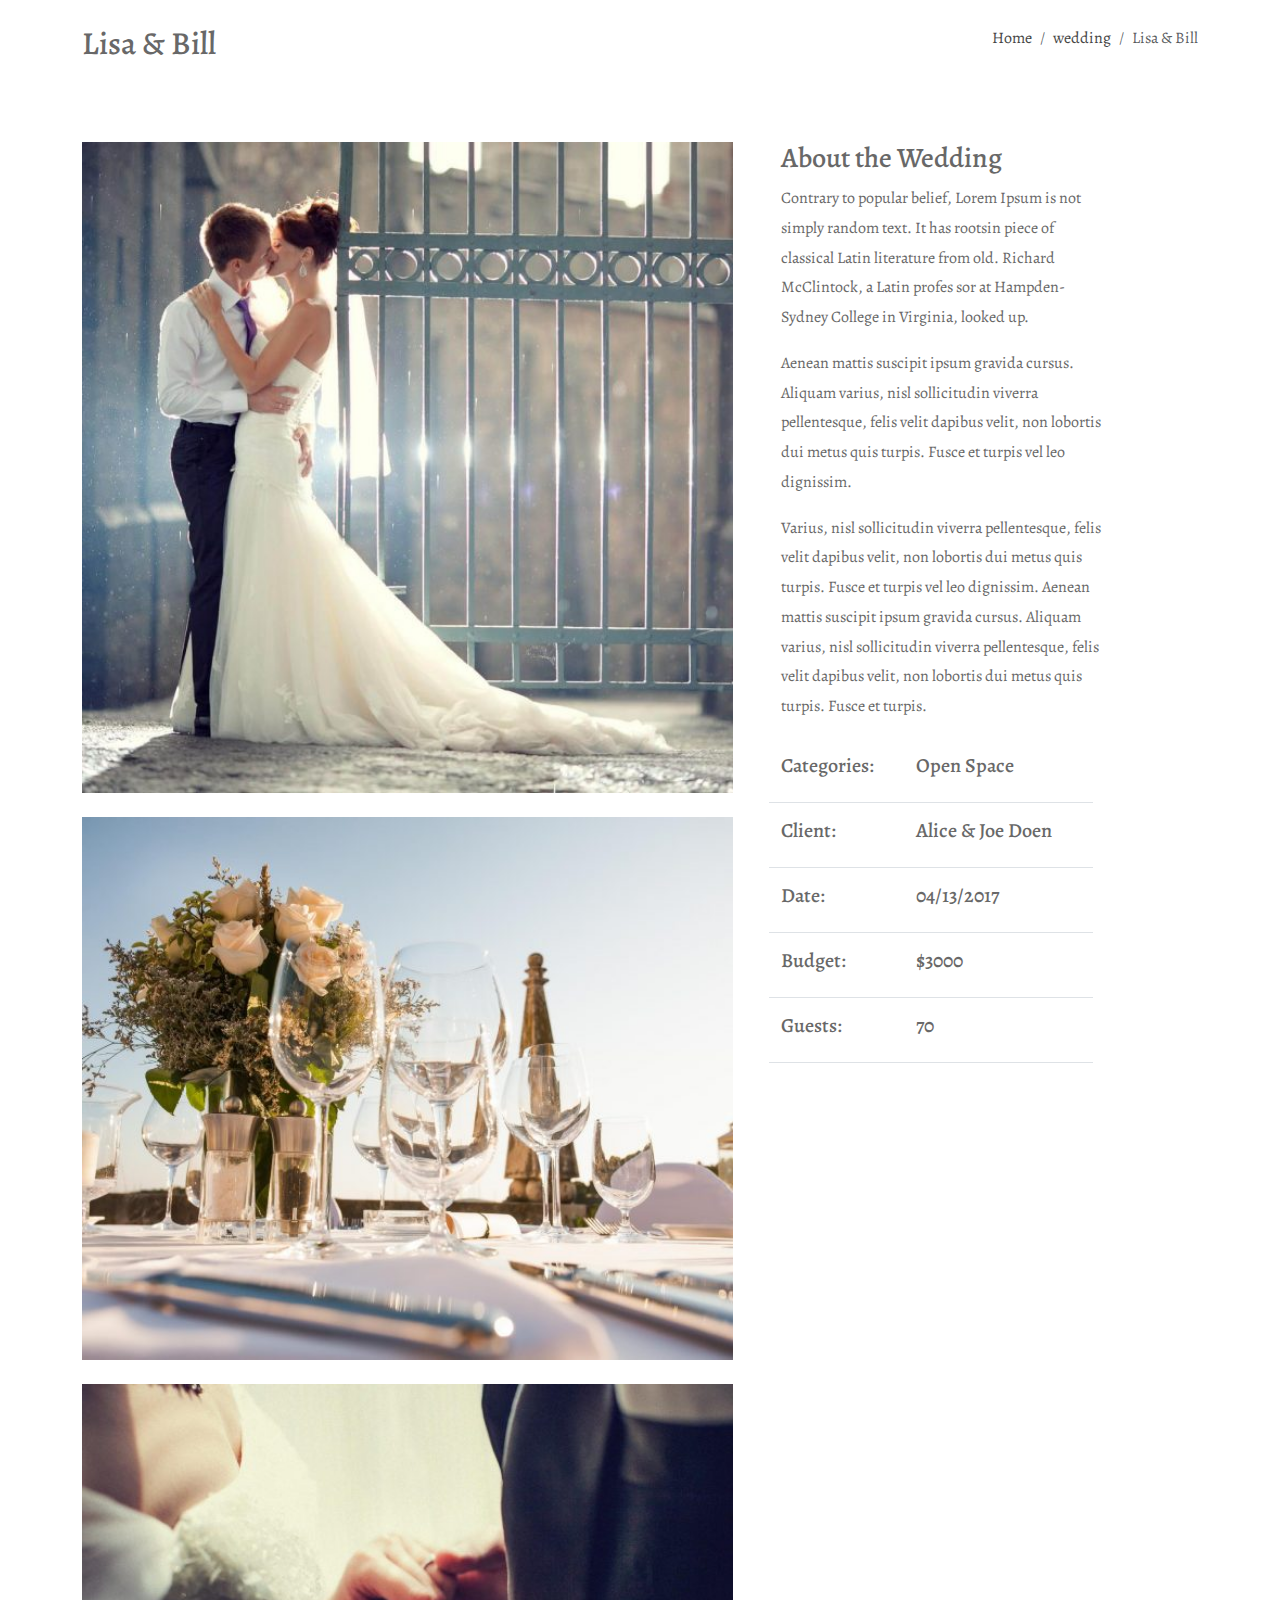
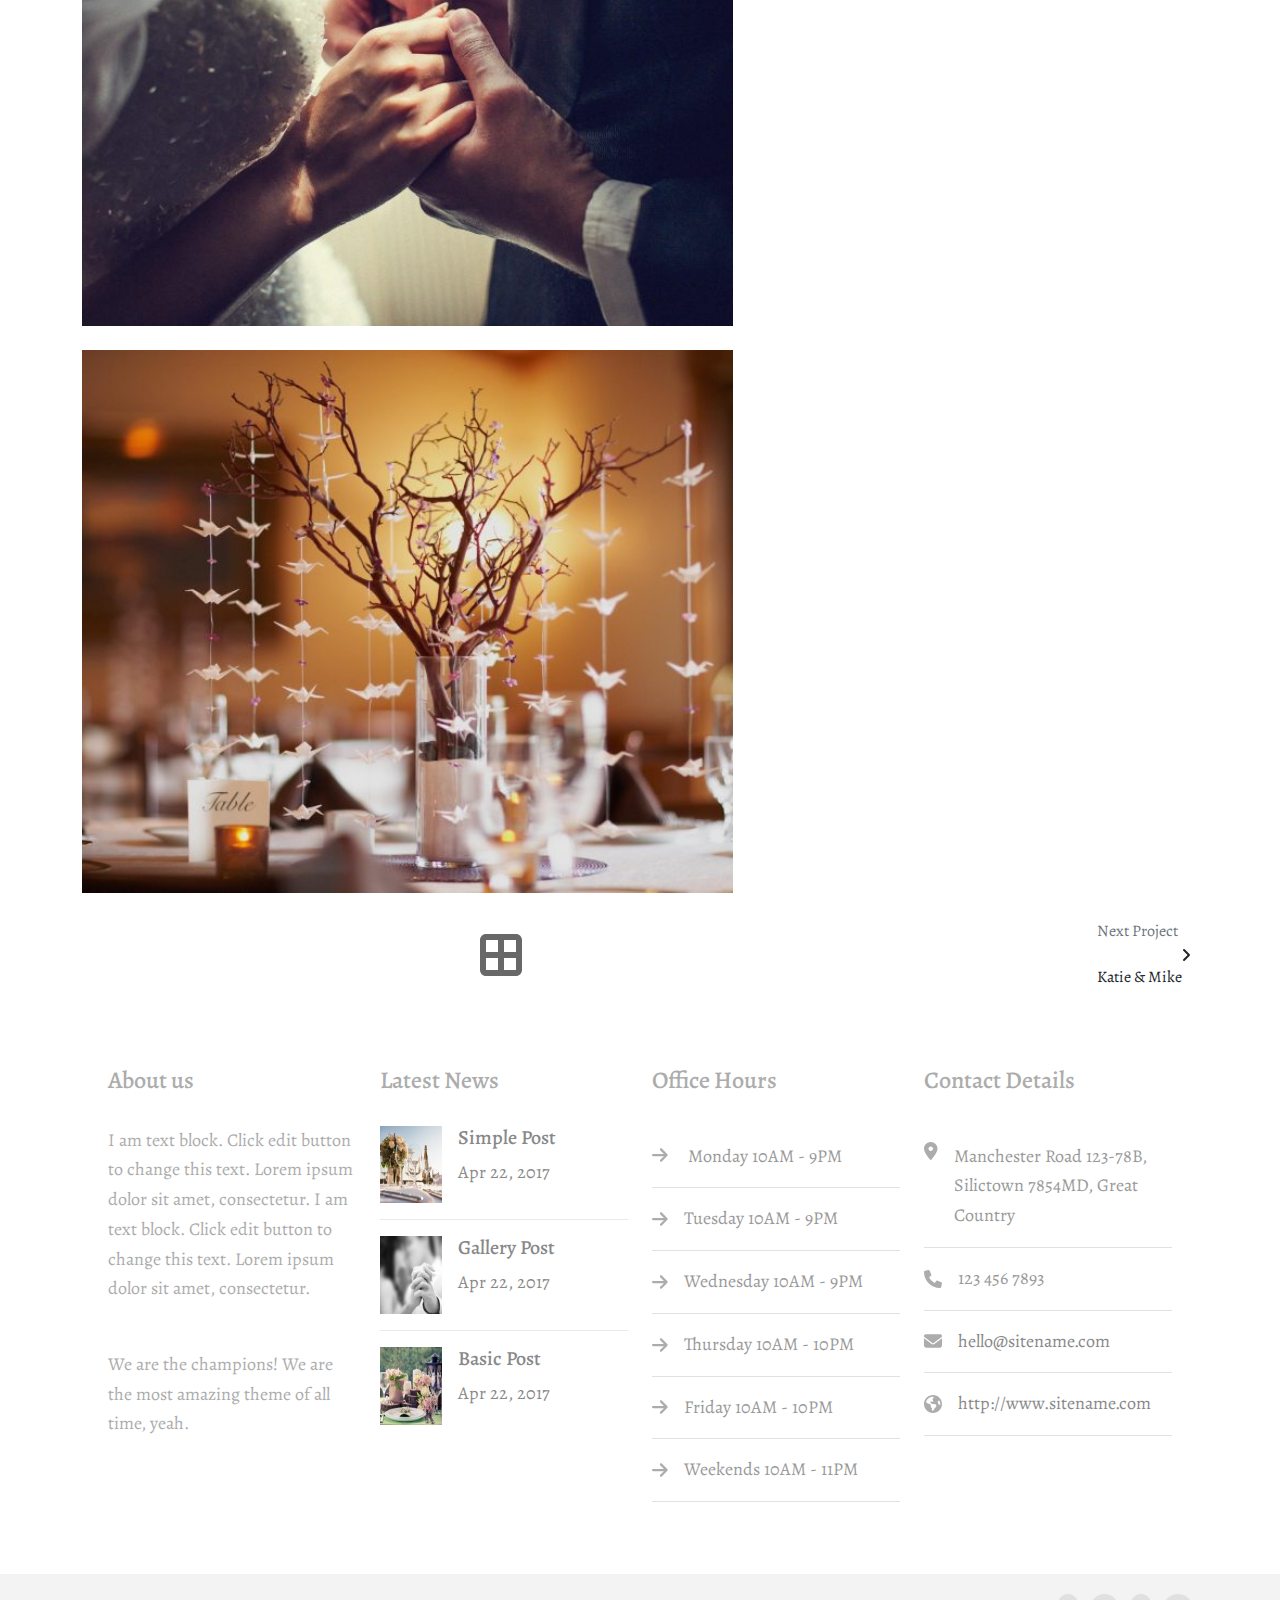
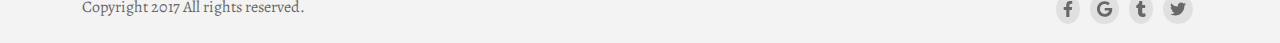
<file: lisa&bill.html>
<!DOCTYPE html>
<html lang="en">
<head>
    <meta charset="UTF-8">
    <meta http-equiv="X-UA-Compatible" content="IE=edge">
    <meta name="viewport" content="width=device-width, initial-scale=1.0">
    <title>Document</title>
    <link rel="stylesheet" href="./style_sheet.css/all.min.css">
        <link rel="stylesheet" href="https://cdn.jsdelivr.net/npm/bootstrap@5.2.0/dist/css/bootstrap.min.css">
        <script src="./all.min.js"></script>
        <link rel="preconnect" href="https://fonts.googleapis.com">
        <link rel="preconnect" href="https://fonts.gstatic.com" crossorigin>
        <link href="https://fonts.googleapis.com/css2?family=Alegreya&family=Alegreya+Sans+SC&family=Source+Sans+Pro:ital,wght@1,600&display=swap" rel="stylesheet">
        <link href="https://fonts.googleapis.com/css2?family=Alegreya+Sans+SC&family=Source+Sans+Pro:ital,wght@1,600&display=swap" rel="stylesheet">
        <link href="https://fonts.googleapis.com/css2?family=Alegreya+Sans+SC&family=Dancing+Script&family=Source+Sans+Pro:ital,wght@1,600&display=swap" rel="stylesheet">
        <link rel="stylesheet" href="./style_sheet.css/index.css">
        

</head>
<body>
    <section id="LisaAndBill">
        <header class="py-4 header d-flex  ">
            <div class="container d-flex  align-items-center justify-content-between">
             <div>
                 <h2>Lisa & Bill</h2>
             </div>
        <div class="d-flex justify-content-end">
         <ol class="breadcrumb">
             <li class="breadcrumb-item"><a href="#">Home</a></li>
             <li class="breadcrumb-item"><a href="#">wedding</a></li>
             <li class="breadcrumb-item active" aria-current="page">Lisa & Bill</li>
         </ol>
        </div>
            </div>
     
     
         </header>
        <div class="d-flex container pt-5">
            <div class="col-md-7">
                <div> 
                    <img class="img-fluid w-100 pb-4" src="./images/square-10-600x600.jpg">
                    <img class="img-fluid w-100 pb-4" src="./images/shutterstock_127928669-600x500.jpg">
                    <img class="img-fluid w-100 pb-4" src="./images/shutterstock_166402538-600x500.jpg">
                    <img class="img-fluid w-100 pb-4" src="./images/shutterstock_130000925-600x500.jpg">
                </div>
            </div>
            <div class="ps-5 col-md-4 ">
                <h3>About the Wedding</h3>
                <p>Contrary to popular belief, Lorem Ipsum is not simply random text. It has rootsin piece of classical Latin literature from old. Richard McClintock, a Latin profes sor at Hampden-Sydney College in Virginia, looked up.</p>
                <p>Aenean mattis suscipit ipsum gravida cursus. Aliquam varius, nisl sollicitudin viverra pellentesque, felis velit dapibus velit, non lobortis dui metus quis turpis. Fusce et turpis vel leo dignissim.</p>
                <p>Varius, nisl sollicitudin viverra pellentesque, felis velit dapibus velit, non lobortis dui metus quis turpis. Fusce et turpis vel leo dignissim. Aenean mattis suscipit ipsum gravida cursus. Aliquam varius, nisl sollicitudin viverra pellentesque, felis velit dapibus velit, non lobortis dui metus quis turpis. Fusce et turpis.</p>
               <div >
                   <div class="d-flex ">
                       <div class="row border-bottom border-1 py-3 borderWidth w-100 ">
                           <div class="col-md-4 ">
                            <h5 class="firstTD">Categories:</h5>
                           </div>
                           <div class="col-md-7 offset-1">
                            <h5>Open Space</h5>
                           </div>
                     
                       </div>
                   </div>
                   <div class="d-flex">
                    <div class="row border-bottom border-1 py-3 borderWidth w-100">
                        <div class="col-md-4">
                         <h5 class="firstTD">Client:</h5>
                        </div>
                        <div class="col-md-7 offset-1 ">
                         <h5>Alice & Joe Doen</h5>
                        </div>
                  
                    </div>
                </div>
                <div class="d-flex">
                    <div class="row border-bottom border-1 py-3 borderWidth w-100">
                        <div class="col-md-4">
                         <h5 class="firstTD">Date:</h5>
                        </div>
                        <div class="col-md-7 offset-1">
                         <h5>04/13/2017</h5>
                        </div>
                  
                    </div>
                </div>
                <div class="d-flex">
                    <div class="row border-bottom border-1 py-3 borderWidth w-100">
                        <div class="col-md-4 ">
                         <h5 class="firstTD">Budget:</h5>
                        </div>
                        <div class="col-md-7 offset-1">
                         <h5> $3000</h5>
                        </div>
                  
                    </div>
                </div>
                <div class="d-flex">
                    <div class="row border-bottom border-1 py-3 borderWidth w-100">
                        <div class="col-md-4">
                         <h5 class="firstTD">Guests:</h5>
                        </div>
                        <div class="col-md-7 offset-1">
                         <h5>70</h5>
                        </div>
                  
                    </div>
                </div>
               </div>
    
            </div>
        </div>
      
    
        <div class="forHoverWithColor" >
            <div class=" container forHover d-flex justify-content-between">
                <div class=" d-flex align-items-center justify-content-center w-75">
                    <i class="fa-solid fa-border-all fa-3x"></i>
                </div>
                <div class="d-flex justify-content-end">
                    <div>
                        <p class="text-secondary">Next Project</p>
                        <a class="text-dark" href="#">Katie & Mike</a>
                    </div>
                    <div class="text-dark d-flex align-items-center pe-2">
                        <i class="fa-solid fa-angle-right"></i>
                        
                    </div>
                </div>
    
            </div>
    
        </div>
    
        <section class="full py-5" id="about">
        <div class="last py-4 container">
                <div class="row">
                        <div class="col-md-3">
                            <h4>About us</h4>
                            <p>I am text block. Click edit button to change this text. Lorem ipsum dolor sit amet, consectetur. I am text block. Click edit button to change this text. Lorem ipsum dolor sit amet, consectetur.</p>
                            <br>
                            <p>We are the champions! We are the most amazing theme of all time, yeah.</p>
                        </div>
    
                        <div class="col-md-3 ">
                            <div>
                                <h4>Latest News</h4>
                                <div>
                                    <a href="./simplePost.html">
                                        <div class="d-flex ">
                                            <img class="img-fluid w-25 me-3" src="./images/shutterstock_127928669-100x100.jpg">
                                            <div>
                                            <h5>Simple Post</h5>
                                            <p>Apr 22, 2017</p>
                                            </div>
                                        </div>
                                    </a>
                                </div>
                                <hr>
                                <div>
                                    <a href="./galleryPost.html">
                                        <div class="d-flex ">
                                            <img class="img-fluid w-25 me-3" src="./images/square-11-100x100.jpg">
                                            <div>
                                            <h5> Gallery Post</h5>
                                            <p>Apr 22, 2017</p>
    
    
                                            </div>
                                        </div>
                                    </a>
                                </div>
                                <hr>
                                <div>
                                    <a href="./basicPost.html">
                                        <div class="d-flex ">
                                            <img class="img-fluid w-25 me-3" src="./images/shutterstock_278636915-100x100.jpg">
                                            <div>
                                            <h5>Basic Post</h5>
                                            <p>Apr 22, 2017</p>
    
    
                                         </div>
                                        </div>
                                    </a>
                                </div>
                                
                            </div>
                            
                        </div>
    
                        <div class="col-md-3">
                        <div>
                            <h4>Office Hours</h4>
                            <div class=" border-bottom py-3  ">
                                <i class="me-3 fa-solid fa-arrow-right"></i> <span>Monday 10AM - 9PM</span>                      
                            </div>
                           
                            <div class="d-flex border-bottom py-3  align-items-center">
                                <i class="me-3 fa-solid fa-arrow-right"></i><span>Tuesday 10AM - 9PM </span>                  
    
                            </div>
                            
                            <div class="d-flex border-bottom py-3  align-items-center">
                                <i class="me-3 fa-solid fa-arrow-right"></i><span>Wednesday 10AM - 9PM</span>                     
    
                            </div>
                            
                            <div class="d-flex border-bottom py-3  align-items-center">
                                <i class="me-3 fa-solid fa-arrow-right"></i><span>Thursday 10AM - 10PM </span>                    
    
                            </div>
                            
                            <div class="d-flex border-bottom py-3  align-items-center">
                                <i class="me-3 fa-solid fa-arrow-right"></i><span>Friday 10AM - 10PM</span>                   
    
                            </div>
                            <div class="d-flex border-bottom py-3  align-items-center">
                                <i class="me-3 fa-solid fa-arrow-right"></i><span>Weekends 10AM - 11PM </span>                    
    
                            </div>
                        </div>
                        </div>
                    
                        <div class="col-md-3">
                        <div>
                            <h4>Contact Details</h4>
                            <div class="d-flex border-bottom py-3 ">
                                <i class="fa-solid me-3 fa-location-dot"></i><span>Manchester Road 123-78B, Silictown 7854MD, Great Country </span> 
    
                            </div>
                            <div class="d-flex border-bottom py-3  align-items-center">
                                <i class="fa-solid me-3 fa-phone"></i><span>123 456 7893 </span>                
    
                            </div>
                            
                            <div class="d-flex border-bottom py-3  align-items-center">
                                <i class="fa-solid me-3 fa-envelope"></i>                    
                                <a href="#">hello@sitename.com</a>
                            </div>
                            
                            <div class="d-flex border-bottom py-3  align-items-center">
                                <i class="fa-solid me-3 fa-earth-americas"></i>                    
                                <a href="#">http://www.sitename.com</a>
                            </div>
                            
                        </div>
                        </div>
                        
                </div>
                    
                </div>
        </section>
    
        <section class="copyRight" >
            <div class="container">
                <div class="w-100 d-flex justify-content-between py-1">
                    <div class="d">
                        <p>Copyright 2017 All rights reserved.</p>
                    </div>       
                    <div class="d-flex align-items-center">
                        <i class="fa-brands mx-1 fa-facebook-f icone2"></i>
                        <i class="fa-brands mx-1 fa-google icone2 "></i>
                        <i class="fa-brands mx-1 fa-tumblr icone2 "></i>
                        <i class="fa-brands mx-1 fa-twitter icone2 "></i>
                    </div>
                </div>
            </div>
        </section>
        
    </section>
    <script src="https://cdn.jsdelivr.net/npm/bootstrap@5.2.0/dist/js/bootstrap.bundle.min.js" integrity="sha384-A3rJD856KowSb7dwlZdYEkO39Gagi7vIsF0jrRAoQmDKKtQBHUuLZ9AsSv4jD4Xa" crossorigin="anonymous"></script>
</body>
</html>
</file>
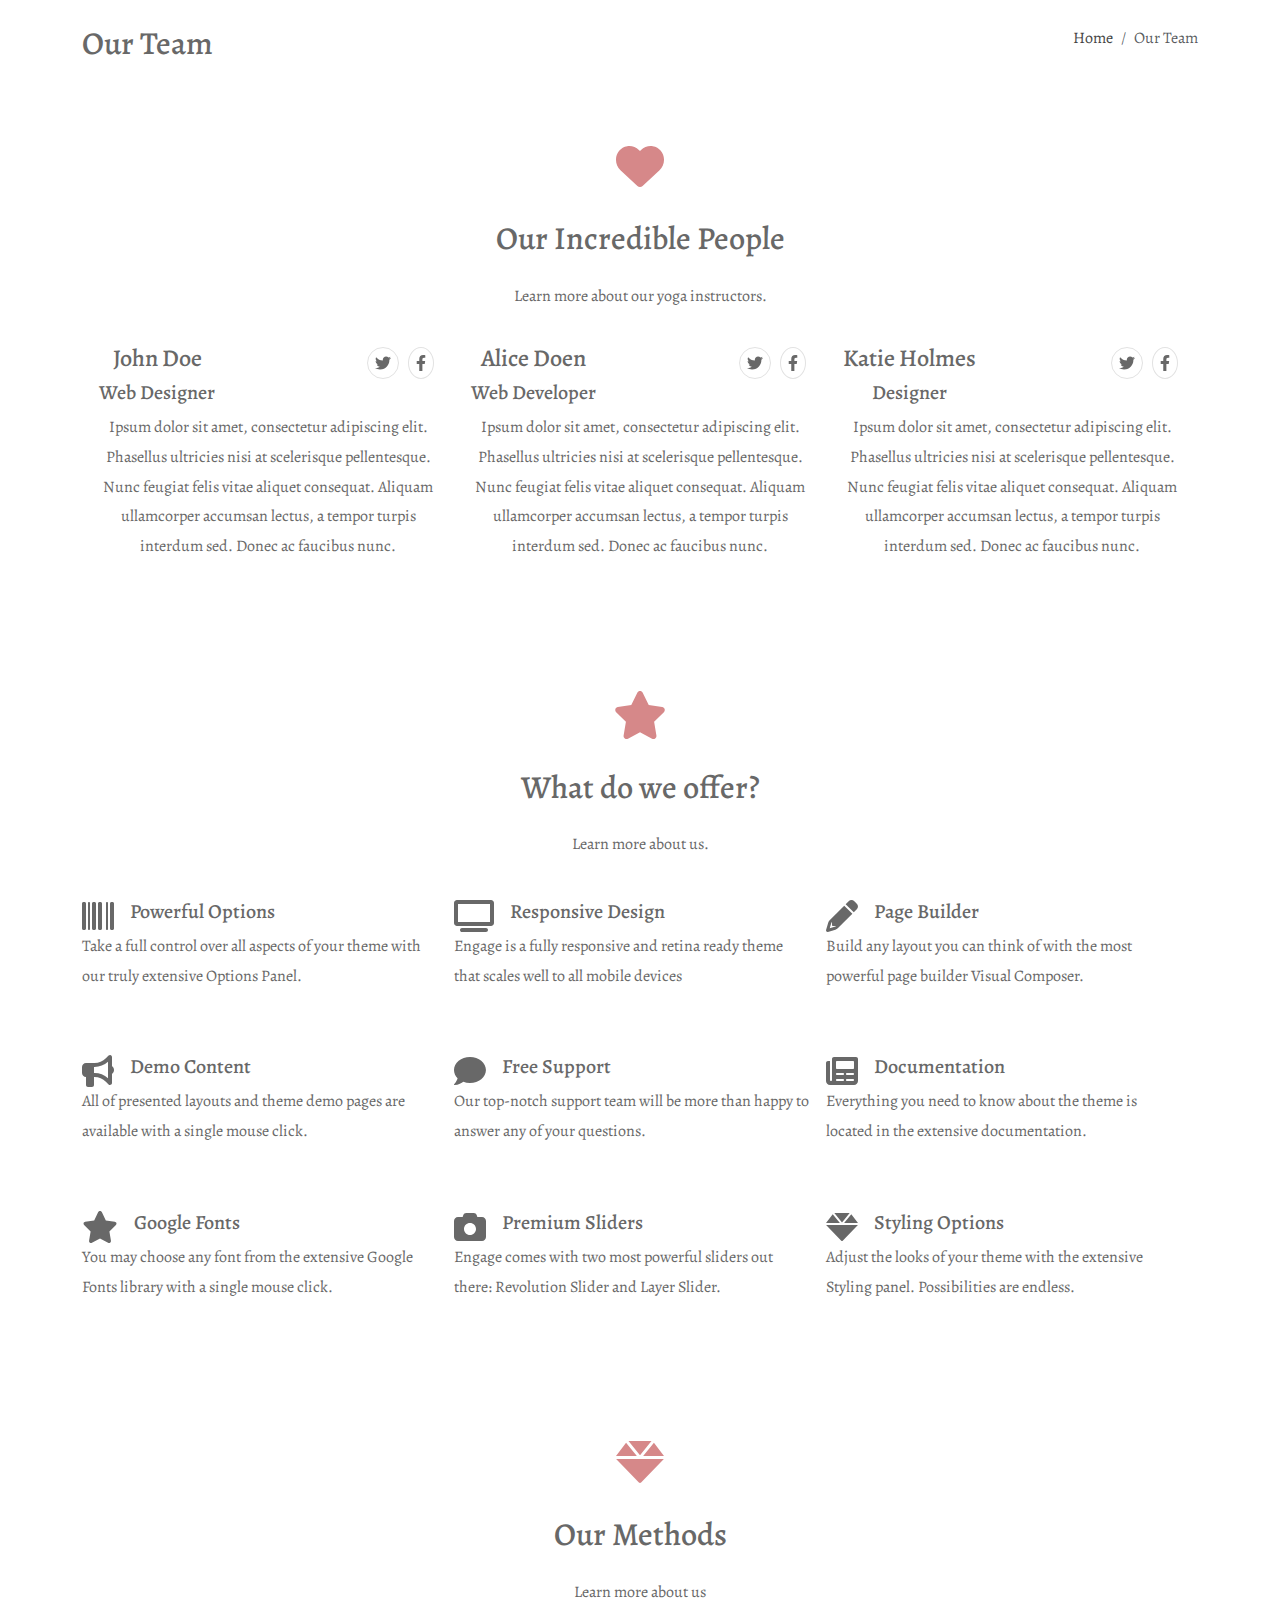
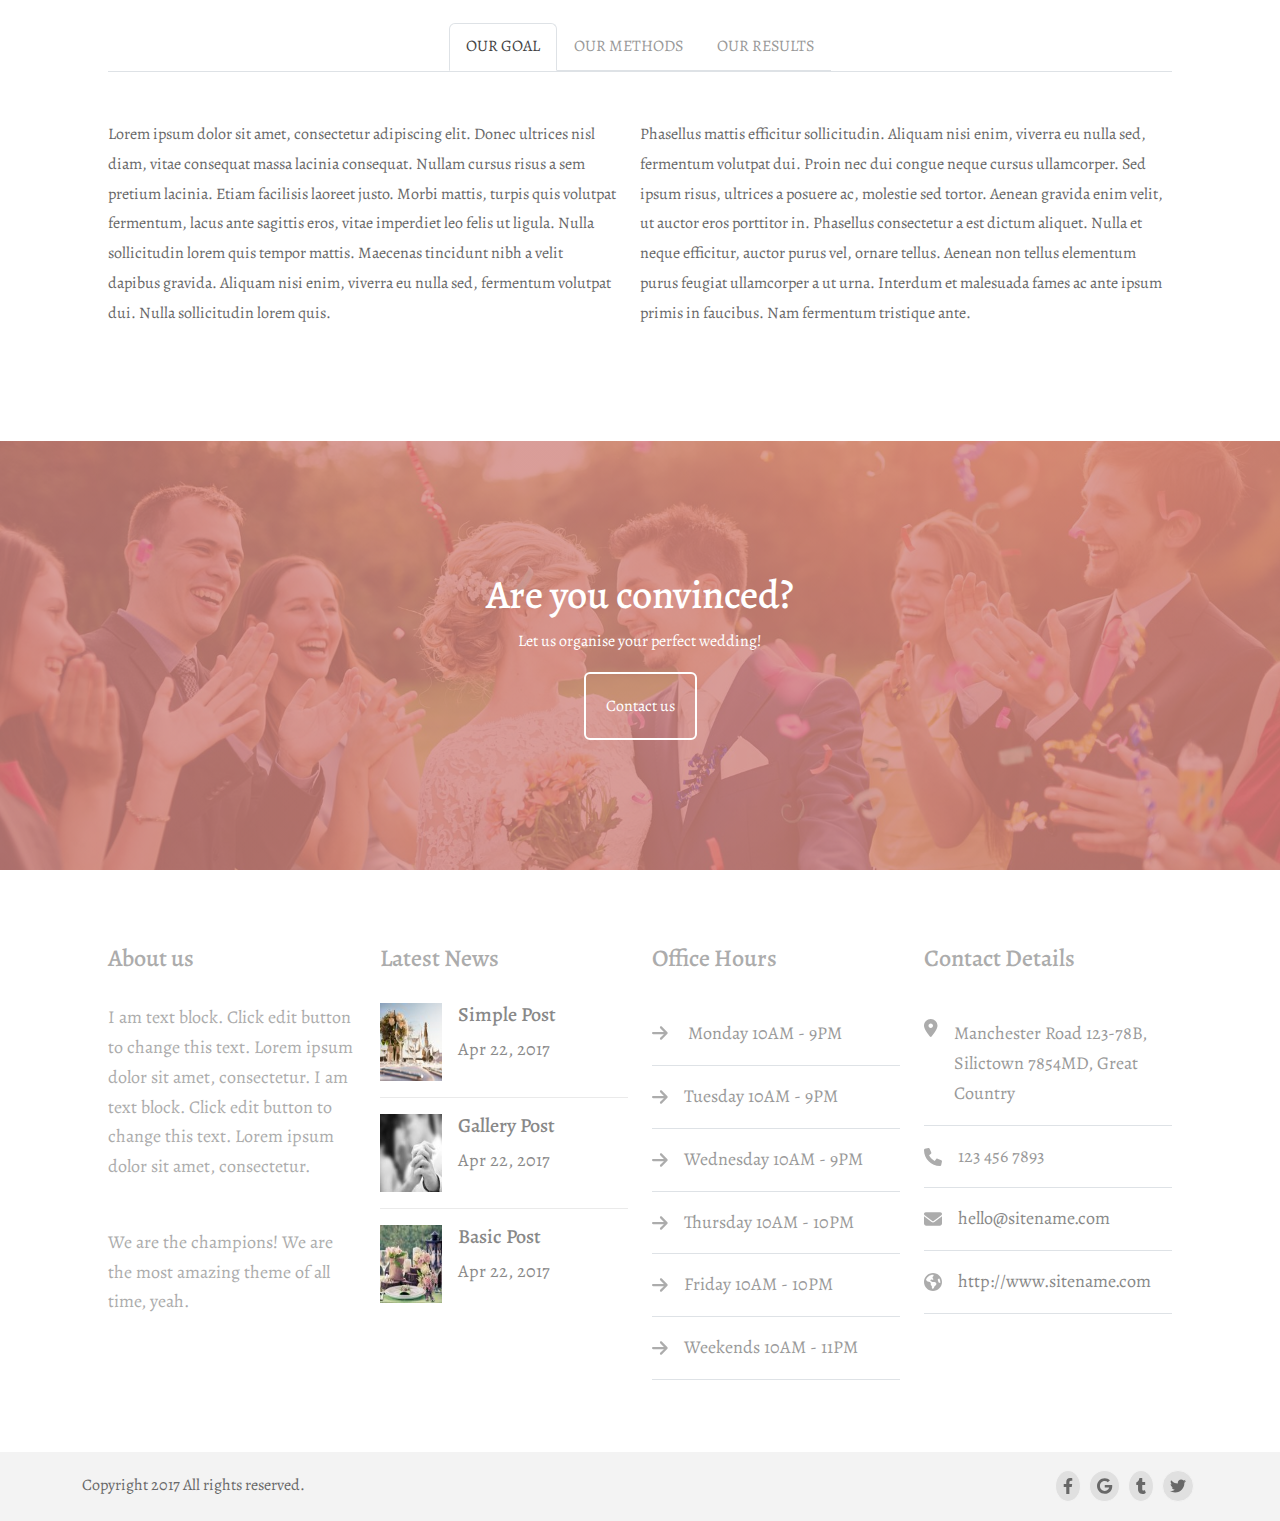
<file: team.html>
<!DOCTYPE html>
<html lang="en">
<head>
    <meta charset="UTF-8">
    <meta http-equiv="X-UA-Compatible" content="IE=edge">
    <meta name="viewport" content="width=device-width, initial-scale=1.0">
    <title>Document</title>
    <link rel="stylesheet" href="./style_sheet.css/all.min.css">
    <link rel="stylesheet" href="https://cdn.jsdelivr.net/npm/bootstrap@5.2.0/dist/css/bootstrap.min.css">
    <script src="./all.min.js"></script>
    <link rel="preconnect" href="https://fonts.googleapis.com">
    <link rel="preconnect" href="https://fonts.gstatic.com" crossorigin>
    <link href="https://fonts.googleapis.com/css2?family=Alegreya&family=Alegreya+Sans+SC&family=Source+Sans+Pro:ital,wght@1,600&display=swap" rel="stylesheet">
    <link href="https://fonts.googleapis.com/css2?family=Alegreya+Sans+SC&family=Source+Sans+Pro:ital,wght@1,600&display=swap" rel="stylesheet">
    <link href="https://fonts.googleapis.com/css2?family=Alegreya+Sans+SC&family=Dancing+Script&family=Source+Sans+Pro:ital,wght@1,600&display=swap" rel="stylesheet">
    <link rel="stylesheet" href="./style_sheet.css/index.css">
    
</head>
<body>
    <section class="team" id="team">
        <div class="container">
            <header class="d-flex justify-content-between py-4 header">
                <div>
                    <h2>Our Team</h2>
                </div>
                <ol class="breadcrumb">
                    <li class="breadcrumb-item"><a href="#">Home</a></li>
                    <li class="breadcrumb-item active" aria-current="page">Our Team</li>
                </ol>
                
            </header>
        </div>

        <div class="container text-center py-5">
            <div>
                <i class="fa-solid fa-heart fa-3x heartBink pb-4"></i>
                <h2 class="pb-3">Our Incredible People</h2>
                <p>Learn more about our yoga instructors.</p>
                <div>
                    <div class="allDivs d-flex justify-content-between">
                        <div class="oneDIV col-md-4  px-3">
                            <div class="textCON py-3">
                                <div>
                                    <div class="d-flex justify-content-between ">
                                        <div>
                                            <h4>John Doe</h4>
                                            <h5>Web Designer</h5>                    
                                        </div>
                                                <div>
                                                    <i class="fa-brands fa-twitter icone3 "></i>
                                                    <i class="fa-brands fa-facebook-f icone3"></i>
                                                </div> 
                                    </div>
                                    <p>Ipsum dolor sit amet, consectetur adipiscing elit. Phasellus ultricies nisi at scelerisque pellentesque. Nunc feugiat felis vitae aliquet consequat. Aliquam ullamcorper accumsan lectus, a tempor turpis interdum sed. Donec ac faucibus nunc.</p>
                                </div>
            
                            </div>
            
                        </div>
            
                        <div class="oneDIV col-md-4 px-3">
                            <div class="textCON py-3">
                                <div>
                                    <div class="d-flex justify-content-between">
                                        <div>
                                            <h4>Alice Doen</h4>
                                            <h5>Web Developer</h5>                    
                                        </div>
                                                <div>
                                                    <i class="fa-brands fa-twitter icone3 "></i>
                                                    <i class="fa-brands fa-facebook-f icone3"></i>
                                                </div> 
                                    </div>
                                    <p>Ipsum dolor sit amet, consectetur adipiscing elit. Phasellus ultricies nisi at scelerisque pellentesque. Nunc feugiat felis vitae aliquet consequat. Aliquam ullamcorper accumsan lectus, a tempor turpis interdum sed. Donec ac faucibus nunc.</p>
                                </div>
            
                            </div>
            
                        </div>
            
                        <div class="oneDIV col-md-4 px-3">
                            <div class="textCON py-3">
                                <div>
                                    <div class="d-flex justify-content-between">
                                        <div>
                                            <h4>Katie Holmes</h4>
                                            <h5>Designer</h5>                    
                                        </div>
                                                <div>
                                                    <i class="fa-brands fa-twitter icone3 "></i>
                                                    <i class="fa-brands fa-facebook-f icone3"></i>
                                                </div> 
                                    </div>
                                    <p>Ipsum dolor sit amet, consectetur adipiscing elit. Phasellus ultricies nisi at scelerisque pellentesque. Nunc feugiat felis vitae aliquet consequat. Aliquam ullamcorper accumsan lectus, a tempor turpis interdum sed. Donec ac faucibus nunc.</p>
                                </div>
            
                            </div>
            
                        </div>
            
            
                    </div>
                </div>
            </div> 
        </div>
        <div class="OFFER container py-5">
            <div class="text-center">
                <i class="fa-solid fa-star fa-3x heartBink pb-4"></i>
                <h2 class="pb-3">What do we offer?</h2>
                <p>Learn more about us.</p>
            </div>
            <div class="d-flex">
                <div class="col-md-4">
                    <div class="0neCol pe-3">
                        <div class="py-4">
                            <div class="d-flex">
                                <i class="fa-solid fa-barcode pe-3 fa-2x"></i>
                                <h5>Powerful Options</h5>
                            </div>
                            <p>Take a full control over all aspects of your theme with our truly extensive Options Panel.</p>
                        </div>
                        <div class="py-4">
                            <div class="d-flex">
                                <i class="fa-solid fa-bullhorn pe-3 fa-2x"></i>
                                <h5>Demo Content</h5>
                            </div>
                            <p>All of presented layouts and theme demo pages are available with a single mouse click.</p>
                        </div>
                        <div class="py-4">
                            <div class="d-flex">
                                <i class="fa-solid fa-star pe-3 fa-2x"></i>
                                <h5>Google Fonts</h5>
                            </div>
                            <p>You may choose any font from the extensive Google Fonts library with a single mouse click.</p>
                        </div>
                    </div>
                </div>

                <div class="col-md-4">
                    <div class="0neCol pe-3">
                        <div class="py-4">
                            <div class="d-flex">
                                <i class="fa-solid fa-tv pe-3 fa-2x"></i>
                                <h5>Responsive Design</h5>
                            </div>
                            <p>Engage is a fully responsive and retina ready theme that scales well to all mobile devices</p>
                        </div>
                        <div class="py-4">
                            <div class="d-flex">
                                <i class="fa-solid fa-comment pe-3 fa-2x"></i>
                                <h5>Free Support</h5>
                            </div>
                            <p>Our top-notch support team will be more than happy to answer any of your questions.</p>
                        </div>
                        <div class="py-4">
                            <div class="d-flex">
                                <i class="fa-solid fa-camera pe-3 fa-2x"></i>
                                <h5>Premium Sliders</h5>
                            </div>
                            <p>Engage comes with two most powerful sliders out there: Revolution Slider and Layer Slider.</p>
                        </div>
                    </div>
                </div>

                <div class="col-md-4">
                    <div class="0neCol pe-3">
                        <div class="py-4">
                            <div class="d-flex">
                                <i class="fa-solid fa-pencil pe-3 fa-2x"></i>
                                <h5>Page Builder</h5>
                            </div>
                            <p>Build any layout you can think of with the most powerful page builder Visual Composer.</p>
                        </div>
                        <div class="py-4">
                            <div class="d-flex">
                                <i class="fa-solid fa-newspaper pe-3 fa-2x"></i>
                                <h5>Documentation</h5>
                            </div>
                            <p>Everything you need to know about the theme is located in the extensive documentation.</p>
                        </div>
                        <div class="py-4">
                            <div class="d-flex">
                                <i class="fa-solid fa-gem pe-3 fa-2x"></i>
                                <h5>Styling Options</h5>
                            </div>
                            <p>Adjust the looks of your theme with the extensive Styling panel. Possibilities are endless.</p>
                        </div>
                    </div>
                </div>
            </div>
          
        </div>

        <div class="methods ">
            <div class="container py-5 meth">
                <div class="text-center">
                    <i class="fa-solid fa-gem fa-3x heartBink pb-4"></i>
                    <h2 class="pb-3">Our Methods</h2>
                    <p>Learn more about us</p>
                </div>
                <div >
                    <nav class="d-flex justify-content-center border border-top-0 border-start-0 border-end-0 ">
                        <div class="nav nav-tabs" id="nav-tab" role="tablist">
                          <button class="nav-link active" id="nav-home-tab" data-bs-toggle="tab" data-bs-target="#nav-home" type="button" role="tab" aria-controls="nav-home" aria-selected="true">OUR GOAL</button>
                          <button class="nav-link" id="nav-profile-tab" data-bs-toggle="tab" data-bs-target="#nav-profile" type="button" role="tab" aria-controls="nav-profile" aria-selected="false">OUR METHODS</button>
                          <button class="nav-link" id="nav-contact-tab" data-bs-toggle="tab" data-bs-target="#nav-contact" type="button" role="tab" aria-controls="nav-contact" aria-selected="false">OUR RESULTS</button>
                        </div>
                      </nav>
                      <div class="tab-content pt-5" id="nav-tabContent">
                        <div class="tab-pane fade show active" id="nav-home" role="tabpanel" aria-labelledby="nav-home-tab" tabindex="0">
                            <div class="d-flex justify-content-between">
                                <div class="col-md-6 pe-4">
                                    <div>
                                        <p>Lorem ipsum dolor sit amet, consectetur adipiscing elit. Donec ultrices nisl diam, vitae consequat massa lacinia consequat. Nullam cursus risus a sem pretium lacinia. Etiam facilisis laoreet justo. Morbi mattis, turpis quis volutpat fermentum, lacus ante sagittis eros, vitae imperdiet leo felis ut ligula. Nulla sollicitudin lorem quis tempor mattis. Maecenas tincidunt nibh a velit dapibus gravida. Aliquam nisi enim, viverra eu nulla sed, fermentum volutpat dui. Nulla sollicitudin lorem quis.</p> 
                                    </div>
                                </div>
                                <div class="col-md-6">
                                    <div>
                                        <p>Phasellus mattis efficitur sollicitudin. Aliquam nisi enim, viverra eu nulla sed, fermentum volutpat dui. Proin nec dui congue neque cursus ullamcorper. Sed ipsum risus, ultrices a posuere ac, molestie sed tortor. Aenean gravida enim velit, ut auctor eros porttitor in. Phasellus consectetur a est dictum aliquet. Nulla et neque efficitur, auctor purus vel, ornare tellus. Aenean non tellus elementum purus feugiat ullamcorper a ut urna. Interdum et malesuada fames ac ante ipsum primis in faucibus. Nam fermentum tristique ante.</p>
                                    </div>
                            </div>
                        </div>
                        </div>
                        <div class="tab-pane fade" id="nav-profile" role="tabpanel" aria-labelledby="nav-profile-tab" tabindex="0">
                            <p>Lorem ipsum dolor sit amet, consectetur adipiscing elit. Donec ultrices nisl diam, vitae consequat massa lacinia consequat. Nullam cursus risus a sem pretium lacinia. Etiam facilisis laoreet justo. Morbi mattis, turpis quis volutpat fermentum, lacus ante sagittis eros, vitae imperdiet leo felis ut ligula. Nulla sollicitudin lorem quis tempor mattis. Maecenas tincidunt nibh a velit dapibus gravida. Phasellus mattis efficitur sollicitudin. Aliquam nisi enim, viverra eu nulla sed, fermentum volutpat dui. Proin nec dui congue neque cursus ullamcorper. Sed ipsum risus, ultrices a posuere ac, molestie sed tortor. Aenean gravida enim velit, ut auctor eros porttitor in. Phasellus consectetur a est dictum aliquet. Nulla et neque efficitur, auctor purus vel, ornare tellus. Aenean non tellus elementum purus feugiat ullamcorper a ut urna. Interdum et malesuada fames ac ante ipsum primis in faucibus. Nam fermentum tristique ante.</p>
                        </div>
                        <div class="tab-pane fade" id="nav-contact" role="tabpanel" aria-labelledby="nav-contact-tab" tabindex="0">
                            <p>Lorem ipsum dolor sit amet, consectetur adipiscing elit. Donec ultrices nisl diam, vitae consequat massa lacinia consequat. Nullam cursus risus a sem pretium lacinia. Etiam facilisis laoreet justo. Morbi mattis, turpis quis volutpat fermentum, lacus ante sagittis eros, vitae imperdiet leo felis ut ligula. Nulla sollicitudin lorem quis tempor mattis. Maecenas tincidunt nibh a velit dapibus gravida. Phasellus mattis efficitur sollicitudin. Aliquam nisi enim, viverra eu nulla sed, fermentum volutpat dui. Proin nec dui congue neque cursus ullamcorper. Sed ipsum risus, ultrices a posuere ac, molestie sed tortor. Aenean gravida enim velit, ut auctor eros porttitor in. Phasellus consectetur a est dictum aliquet. Nulla et neque efficitur, auctor purus vel, ornare tellus. Aenean non tellus elementum purus feugiat ullamcorper a ut urna. Interdum et malesuada fames ac ante ipsum primis in faucibus. Nam fermentum tristique ante.</p>
                        </div>
                     </div>
                </div>
              
            </div>
         
        </div>

        <section class="conveinced mt-5 d-flex justify-content-center text-center">
            <div>
              <h1>Are you convinced?</h1>
              <p>Let us organise your perfect wedding!</p>
              <button class="btn bttn" type="submit">Contact us</button>
            </div>
        </section>

    <section class="full py-5" id="about">
    <div class="last py-4 container">
            <div class="row">
                    <div class="col-md-3">
                        <h4>About us</h4>
                        <p>I am text block. Click edit button to change this text. Lorem ipsum dolor sit amet, consectetur. I am text block. Click edit button to change this text. Lorem ipsum dolor sit amet, consectetur.</p>
                        <br>
                        <p>We are the champions! We are the most amazing theme of all time, yeah.</p>
                    </div>

                    <div class="col-md-3 ">
                        <div>
                            <h4>Latest News</h4>
                            <div>
                                <a href="./simplePost.html">
                                    <div class="d-flex ">
                                        <img class="img-fluid w-25 me-3" src="./images/shutterstock_127928669-100x100.jpg">
                                        <div>
                                        <h5>Simple Post</h5>
                                        <p>Apr 22, 2017</p>
                                        </div>
                                    </div>
                                </a>
                            </div>
                            <hr>
                            <div>
                                <a href="./galleryPost.html">
                                    <div class="d-flex ">
                                        <img class="img-fluid w-25 me-3" src="./images/square-11-100x100.jpg">
                                        <div>
                                        <h5> Gallery Post</h5>
                                        <p>Apr 22, 2017</p>


                                        </div>
                                    </div>
                                </a>
                            </div>
                            <hr>
                            <div>
                                <a href="./basicPost.html">
                                    <div class="d-flex ">
                                        <img class="img-fluid w-25 me-3" src="./images/shutterstock_278636915-100x100.jpg">
                                        <div>
                                        <h5>Basic Post</h5>
                                        <p>Apr 22, 2017</p>


                                     </div>
                                    </div>
                                </a>
                            </div>
                            
                        </div>
                        
                    </div>

                    <div class="col-md-3">
                        <div>
                            <h4>Office Hours</h4>
                            <div class=" border-bottom py-3  ">
                                <i class="me-3 fa-solid fa-arrow-right"></i> <span>Monday 10AM - 9PM</span>                      
                            </div>
                           
                            <div class="d-flex border-bottom py-3  align-items-center">
                                <i class="me-3 fa-solid fa-arrow-right"></i><span>Tuesday 10AM - 9PM </span>                  
    
                            </div>
                            
                            <div class="d-flex border-bottom py-3  align-items-center">
                                <i class="me-3 fa-solid fa-arrow-right"></i><span>Wednesday 10AM - 9PM</span>                     
    
                            </div>
                            
                            <div class="d-flex border-bottom py-3  align-items-center">
                                <i class="me-3 fa-solid fa-arrow-right"></i><span>Thursday 10AM - 10PM </span>                    
    
                            </div>
                            
                            <div class="d-flex border-bottom py-3  align-items-center">
                                <i class="me-3 fa-solid fa-arrow-right"></i><span>Friday 10AM - 10PM</span>                   
    
                            </div>
                            <div class="d-flex border-bottom py-3  align-items-center">
                                <i class="me-3 fa-solid fa-arrow-right"></i><span>Weekends 10AM - 11PM </span>                    
    
                            </div>
                        </div>
                        </div>
                    
                        <div class="col-md-3">
                        <div>
                            <h4>Contact Details</h4>
                            <div class="d-flex border-bottom py-3 ">
                                <i class="fa-solid me-3 fa-location-dot"></i><span>Manchester Road 123-78B, Silictown 7854MD, Great Country </span> 
    
                            </div>
                            <div class="d-flex border-bottom py-3  align-items-center">
                                <i class="fa-solid me-3 fa-phone"></i><span>123 456 7893 </span>                
    
                            </div>
                            
                            <div class="d-flex border-bottom py-3  align-items-center">
                                <i class="fa-solid me-3 fa-envelope"></i>                    
                                <a href="#">hello@sitename.com</a>
                            </div>
                            
                            <div class="d-flex border-bottom py-3  align-items-center">
                                <i class="fa-solid me-3 fa-earth-americas"></i>                    
                                <a href="#">http://www.sitename.com</a>
                            </div>
                            
                        </div>
                        </div>
            </div>
                
            </div>
    </section>

    <section class="copyRight" >
        <div class="container">
            <div class="w-100 d-flex justify-content-between py-1">
                <div class="d">
                    <p>Copyright 2017 All rights reserved.</p>
                </div>       
                <div class="d-flex align-items-center">
                    <i class="fa-brands mx-1 fa-facebook-f icone2"></i>
                    <i class="fa-brands mx-1 fa-google icone2 "></i>
                    <i class="fa-brands mx-1 fa-tumblr icone2 "></i>
                    <i class="fa-brands mx-1 fa-twitter icone2 "></i>
                </div>
            </div>
        </div>
    </section>

    </section>

    <script src="https://cdn.jsdelivr.net/npm/bootstrap@5.2.0/dist/js/bootstrap.bundle.min.js" integrity="sha384-A3rJD856KowSb7dwlZdYEkO39Gagi7vIsF0jrRAoQmDKKtQBHUuLZ9AsSv4jD4Xa" crossorigin="anonymous"></script>
</body>
</html>
</file>
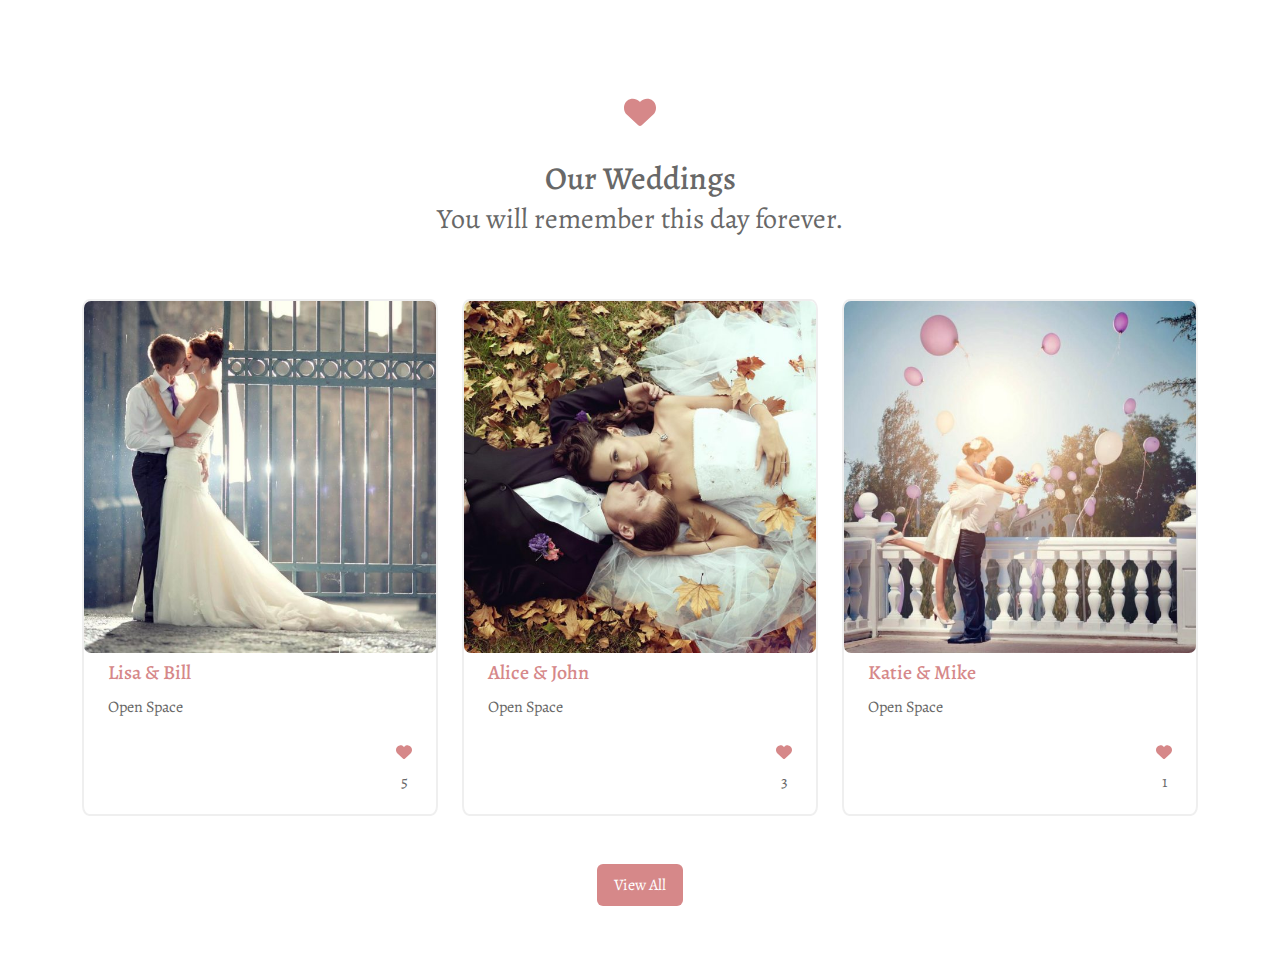
<file: weddings.html>
<!DOCTYPE html>
<html lang="en">
<head>
    <meta charset="UTF-8">
    <meta http-equiv="X-UA-Compatible" content="IE=edge">
    <meta name="viewport" content="width=device-width, initial-scale=1.0">
    <title>Document</title>
    <link rel="stylesheet" href="./style_sheet.css/all.min.css">
    <link rel="stylesheet" href="https://cdn.jsdelivr.net/npm/bootstrap@5.2.0/dist/css/bootstrap.min.css">
    <script src="./all.min.js"></script>
    <link rel="preconnect" href="https://fonts.googleapis.com">
    <link rel="preconnect" href="https://fonts.gstatic.com" crossorigin>
    <link href="https://fonts.googleapis.com/css2?family=Alegreya&family=Alegreya+Sans+SC&family=Source+Sans+Pro:ital,wght@1,600&display=swap" rel="stylesheet">
    <link href="https://fonts.googleapis.com/css2?family=Alegreya+Sans+SC&family=Source+Sans+Pro:ital,wght@1,600&display=swap" rel="stylesheet">
    <link href="https://fonts.googleapis.com/css2?family=Alegreya+Sans+SC&family=Dancing+Script&family=Source+Sans+Pro:ital,wght@1,600&display=swap" rel="stylesheet">
    <link rel="stylesheet" href="./style_sheet.css/index.css">
    
</head>
<body>
    <section id="weddings" class="weddings py-5 container ">
        <div class=" justify-content-center text-center">
            <i class="icn fa-solid fa-heart fa-2x pt-5 pb-4"></i>
            <h2>Our Weddings</h2>
            <p class="fs-3 pb-5">You will remember this day forever.</p>
        </div>
    <div class="row">
        <div class="col-md-4 oneDiv position-relative ">
            <div class="forBor">
                <div class="hoverImg ">
                <img class="img-fluid" src="./images/square-10-600x600.jpg">
                <div class="w-100 bg-info position-absolute top-0 start-0"></div>
            </div>
                <div class="px-4 pt-2">
                    <h5><a href="#">Lisa & Bill</a></h5>
                    <p>Open Space</p>
                    <div class="left d-flex justify-content-end ms-auto ">
                        <div class="text-center">
                            <i class="icn fa-solid fa-heart "></i>
                            <p>5</p>
                        </div>
                    </div>
                </div>
            </div>
        </div>
        <div class="col-md-4 oneDiv position-relative ">
            <div class="forBor">
                <div class="hoverImg ">
                <img class="img-fluid" src="./images/shutterstock_98138654-600x600.jpg">
                <div class="w-100 bg-info position-absolute top-0 start-0"></div>
            </div>
                <div class="px-4 pt-2">
                    <h5><a href="#">Alice & John</a></h5>
                    <p>Open Space</p>
                    <div class="left d-flex justify-content-end ms-auto ">
                        <div class="text-center">
                            <i class="icn fa-solid fa-heart "></i>
                            <p>3</p>
                        </div>
                    </div>
                </div>
            </div>
        </div>
        <div class="col-md-4 oneDiv position-relative ">
            <div class="forBor">
                <div class="hoverImg ">
                <img class="img-fluid" src="./images/square-2-600x600.jpg">
                <div class="w-100 bg-info position-absolute top-0 start-0"></div>
            </div>
                <div class="px-4 pt-2">
                    <h5><a href="#">Katie & Mike</a></h5>
                    <p>Open Space</p>
                    <div class="left d-flex justify-content-end ms-auto ">
                        <div class="text-center">
                            <i class="icn fa-solid fa-heart "></i>
                            <p>1</p>
                        </div>
                    </div>
                </div>
            </div>
        </div>
        
    </div>
    <div class="mt-5 d-flex justify-content-center ">
    <button class="btn buton px-3 py-2 border-1" type="submit">View All</button>
</div>
</section>

<script src="https://cdn.jsdelivr.net/npm/bootstrap@5.2.0/dist/js/bootstrap.bundle.min.js" integrity="sha384-A3rJD856KowSb7dwlZdYEkO39Gagi7vIsF0jrRAoQmDKKtQBHUuLZ9AsSv4jD4Xa" crossorigin="anonymous"></script>
</body>
</html>
</file>
<file: style_sheet.css/index.css>
.navbar .btn{
    background-color: #FFFFFF;
    color: #454545;
    border: 0px; 
    border-radius: 0px !important;
}
.navbar .btn:hover{
    background-color: #d68989; 
    border: 0px; 
    color: white;
}
.navbar .navbar-brand{
    font-family: "Alegreya Sans";
    line-height:  2rem;
    font-size: 1rem;
}
.navbar img{
    width: 50%;
}
.navbar{
    width: 85%;
}
.navbar a{
    color: #DAE1E6 !important; 
    font-family: 'Alegreya Sans SC', sans-serif;
}
#home{
    background: linear-gradient(rgba(0, 0, 0, 0.2), rgba(0, 0, 0, 0.2)), url(../images/full-1.jpg);
    background-size:cover;
    background-position: center;
}
#home a:hover{
    color: white !important;
}
.homeContent .bton1{
background-color: transparent;
color: #FFFFFF;
border: 1px solid #FFFFFF;

}
.homeContent .bton1:hover{
    background-color: #FFFFFF;

    color: #121212;
}
.homeContent .bton2{
    background-color: #FFFFFF ;
    color:#121212;
    border :2px solid transparent;
    transition: all 0.5s;
    }

.homeContent .bton2:hover{
        background-color: #FFFFFF ;
        color:#121212;
        opacity: 0.85;
        border :2px solid transparent;
}
.border{
    color: #89A0B3;
}
.icone{
    width: 35px;
    height: 35px;
    border: 2px solid #D68889 ;
    padding: 15px 15px;
    background-color: #D68889;
    color: white;
    }
body{
    font-family: 'Alegreya Sans SC', sans-serif;
    color: #686868;
    }
.fourDivs p{
        color: #888888;
    }
.fourDivs h5{
        color: #303030;
    }
.buton{
    background-color: #D68889;
    color: #FFFFFF;
}
.homeContent h1{
    font-family: 'Dancing Script';
    font-size:100px !important;
    line-height: 120px;
    color: #ffffff;
}
.imgAndPar h4 , .ParAndImg h4 , .offers p{
    color: #d68989;
    font-family: 'Dancing Script';
    font-size: 1.6rem ;
    line-height: 3rem ;
}
.imgAndPar{
    background-color: #FEFBFB;
}
.imgAndPar p , .ParAndImg p{
    font-size: 18px;
    line-height: 33px;
}
.image2{
    background-image: url(../images/shutterstock_278636915.jpg);
    background-size: 100% 100%;
    background-position: center center;

}
.image1{
    background-image: url(../images/shutterstock_217800487.jpg);
    background-size: 100% 100%;
    background-position: center center;
}
.image3{
    background-image: url(../images/shutterstock_153136628.jpg);
    background-size: 100% 100%;
    background-position: center center;
}
.forPad{
    padding: 130px 0px;
}
.fourDivs2{
    color: white;
    background: linear-gradient(-32deg,#d36d69,#d6adad);
}
.oneDiv h2{
    Color:#303030;
}
.oneDiv img{
    border-radius: 2%;
}
.oneDiv a{
text-decoration: none;
color:  #D68889;
}
.forBor{
    border: 2px solid #EFEFEF;
    border-radius: 2%;
}
.icn{
    color: #D68889;
}
.offers{
    width: 85%;
}
.divHover{
    position: absolute;
    top: 0;
    left: 0;
    /* right: 0; */
    /* bottom: 0; */
    opacity: 1;
    color: #fff;
    transition: all .3s;
    transform: translate(0, 15px); 
    background-color: yellow;
    z-index: 77;
    width: 100%;
}
.indicators{
    width: 10px !important;
    height: 10px !important;
    border-radius: 50% !important;
    margin-top: 30px !important;
    background-color: #BFBFBF !important;
}
.carousel-inner h2{
    line-height: 1.86em;
}
.conveinced{
    background: linear-gradient(rgb(208,133,127,0.8), rgb(208,133,127 , 0.8)), url('../images/shutterstock_247462639.jpg');
    background-position: center center;
    background-size: cover;
    color: #ffffff;
    padding: 130px 0px;
}
.full{
    background-image: url("http://www.engage.veented.com/wedding/wp-content/uploads/sites/6/2017/04/symphony-1.png");
}
.last{
    width: 85%;
    color: #ACACAC;
    font-size: 18px;
}
.last a{
    text-decoration: none;
    color: #888888;
}
.last h4{
    padding-bottom: 20px;
    line-height: 1.38em;
}
.icone2{
    padding: 7px;
    border: 1px solid #F3F3F3;
    border-radius: 50%;
    background-color: #E0E0E0;
    margin: 3px;
}
.copyRight{
    background-color: #F3F3F3;
}
.bttn{
    background-color: transparent;
    border: 2px solid white;
    color: white;
    padding: 20px;
}
.bttn:hover{
    background-color:white;
    color: black;
    border: 2px solid white;
}
.d{
    box-sizing: border-box;
    padding-top: 15px;
}
.ico{
    background-color: #d68989; 
}
.cont p{
    box-sizing: border-box;
}
.floated{
    position: fixed;
    top:25vh;
    right: 0;
    color: #454545;
    background-color: white;
}

.fa:hover{
    color: rgb(48, 48, 255) !important;
}

.fa i{
    color: rgb(48, 48, 255) ;
}
header a{
    text-decoration: none;
    color: #454545;
}
.header{
    background-image: url("http://www.engage.veented.com/wedding/wp-content/uploads/sites/6/2017/04/symphony-1.png");
}

.textContent{
    line-height: 1.86em;
}
.SContent{
    padding-top: 70px !important;
    padding-bottom: 85px !important;   
    background-image: url(http://www.engage.veented.com/wedding/wp-content/uploads/sites/6/2017/04/symphony-1.png?id=48) ;
}
.TContent h2 , .TContent p{
    line-height: 1.38em;
    font-size:  30px;
}.TContent p{
    font-size: 1em;
    color: #686868;
}
.TContent h2 , .oneDiv h4{
    color: #303030;
}
.heartBink{
    color: #D68889;
}
.oneDiv h3{
    line-height: 1.38em;
}
.textCON{
    background-color:#FFFFFF ;
    border: 1px solid transparent ;
}

.FOContent
{
    background-color: #FEFBFB; 
}
.icone3{
    padding: 7px;
    border: 1px solid #E2E2E2;
    border-radius: 50%;
    margin: 3px;
}
.navdivs .active{
    background-color: #D68889 !important;
}
.navdivs button{
    background-color: #A4A4A4 !important;
    color: white !important;
}
.navdivs button:hover{
    color: #686868 !important;
}
body{
    font-family: "Alegreya";
    color: #686868;
    line-height: 1.86em;
    }
.OFFER{
    background-image: url(http://www.engage.veented.com/wedding/wp-content/uploads/sites/6/2017/04/symphony-1.png?id=48) ;
}
nav button:hover{
    Color:#444444 !important;
}
.nav button{
    Color:#999999 !important;
}
.nav .active{
    Color:#444444 !important;
}
.methods i{
    color: #D68889;
}
/* .methods{
    width: 70% !important;

} */
.meth{
    width: 85% !important;
}
.quote{
    background-color:#D68889  ;
    transition: all 0.5s;
    color: white;
}
.quote:hover{
    background-color:#444444 ;
}
.simplePost{
    border: 2px solid #EFEFEF;
}
span{
    color: #999999;
}
a{
    text-decoration: none;
}
.fade a{
color: #444444;
}
</file>
